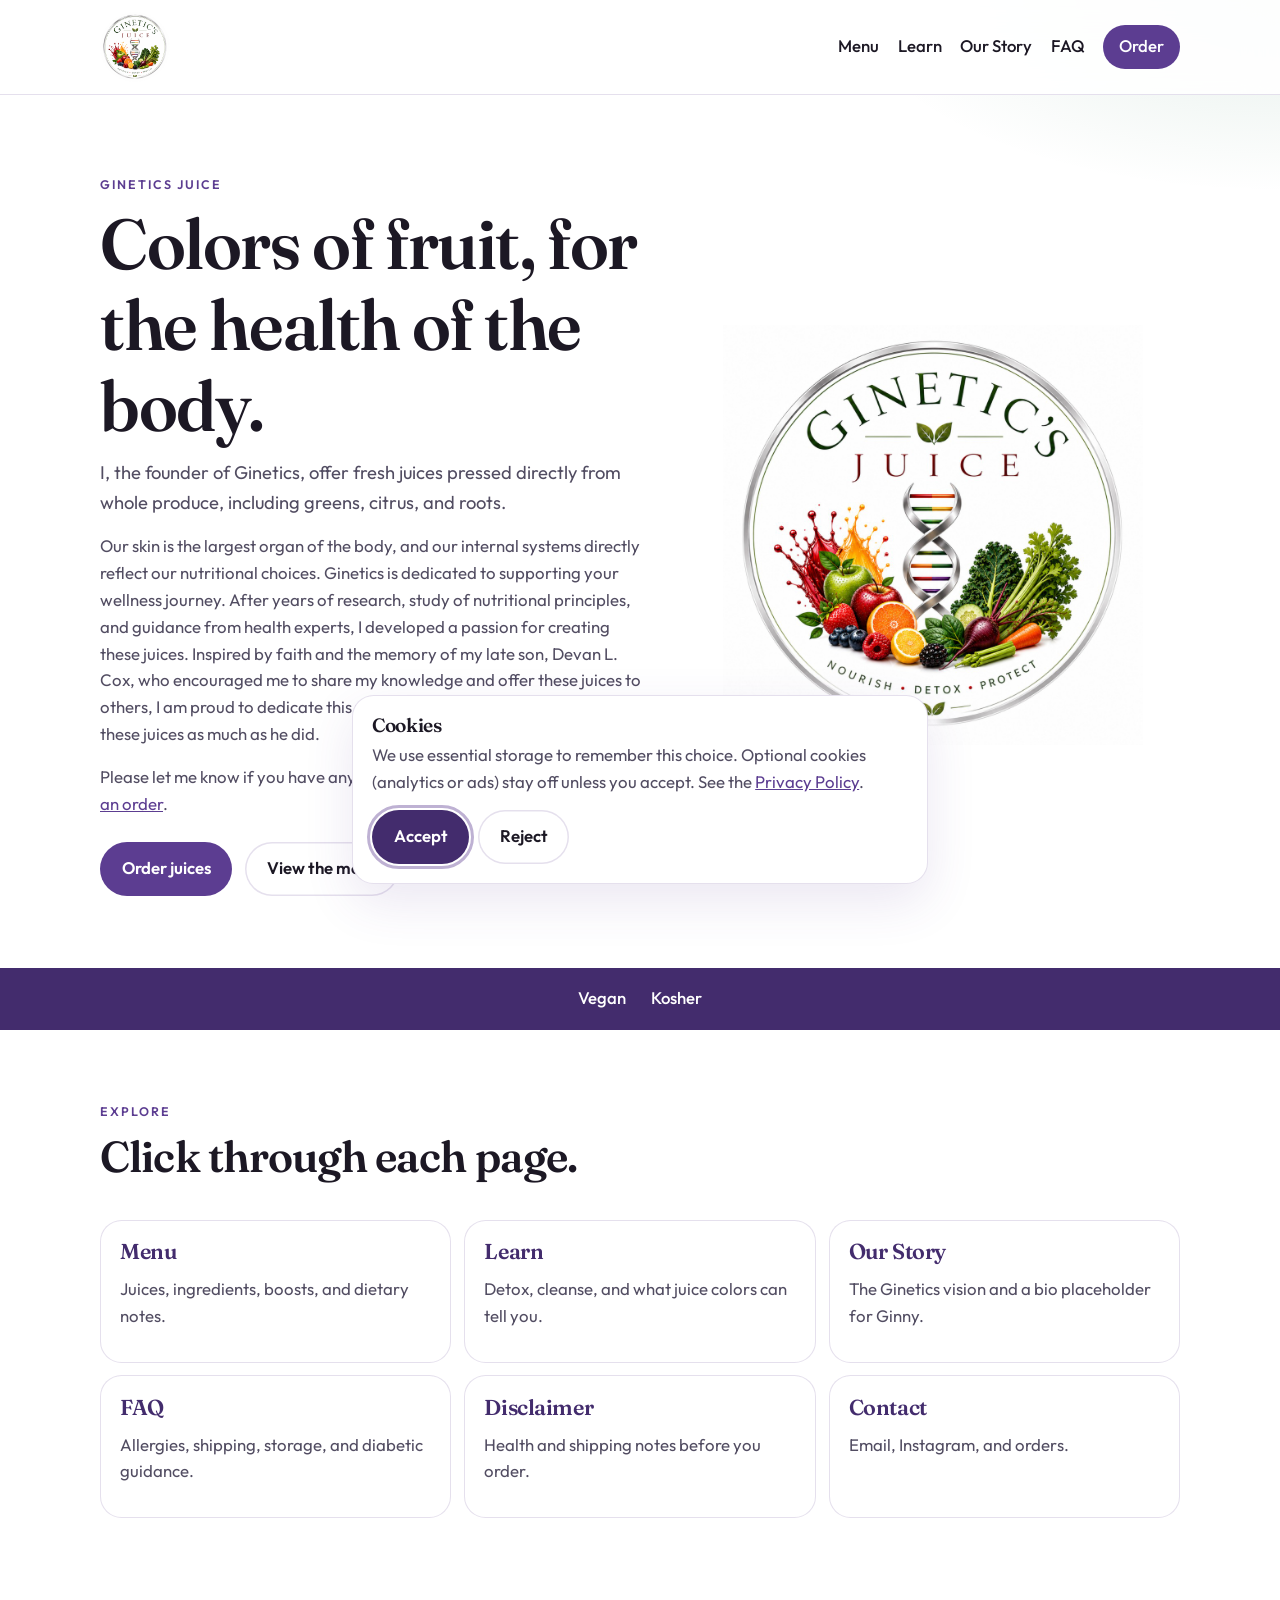
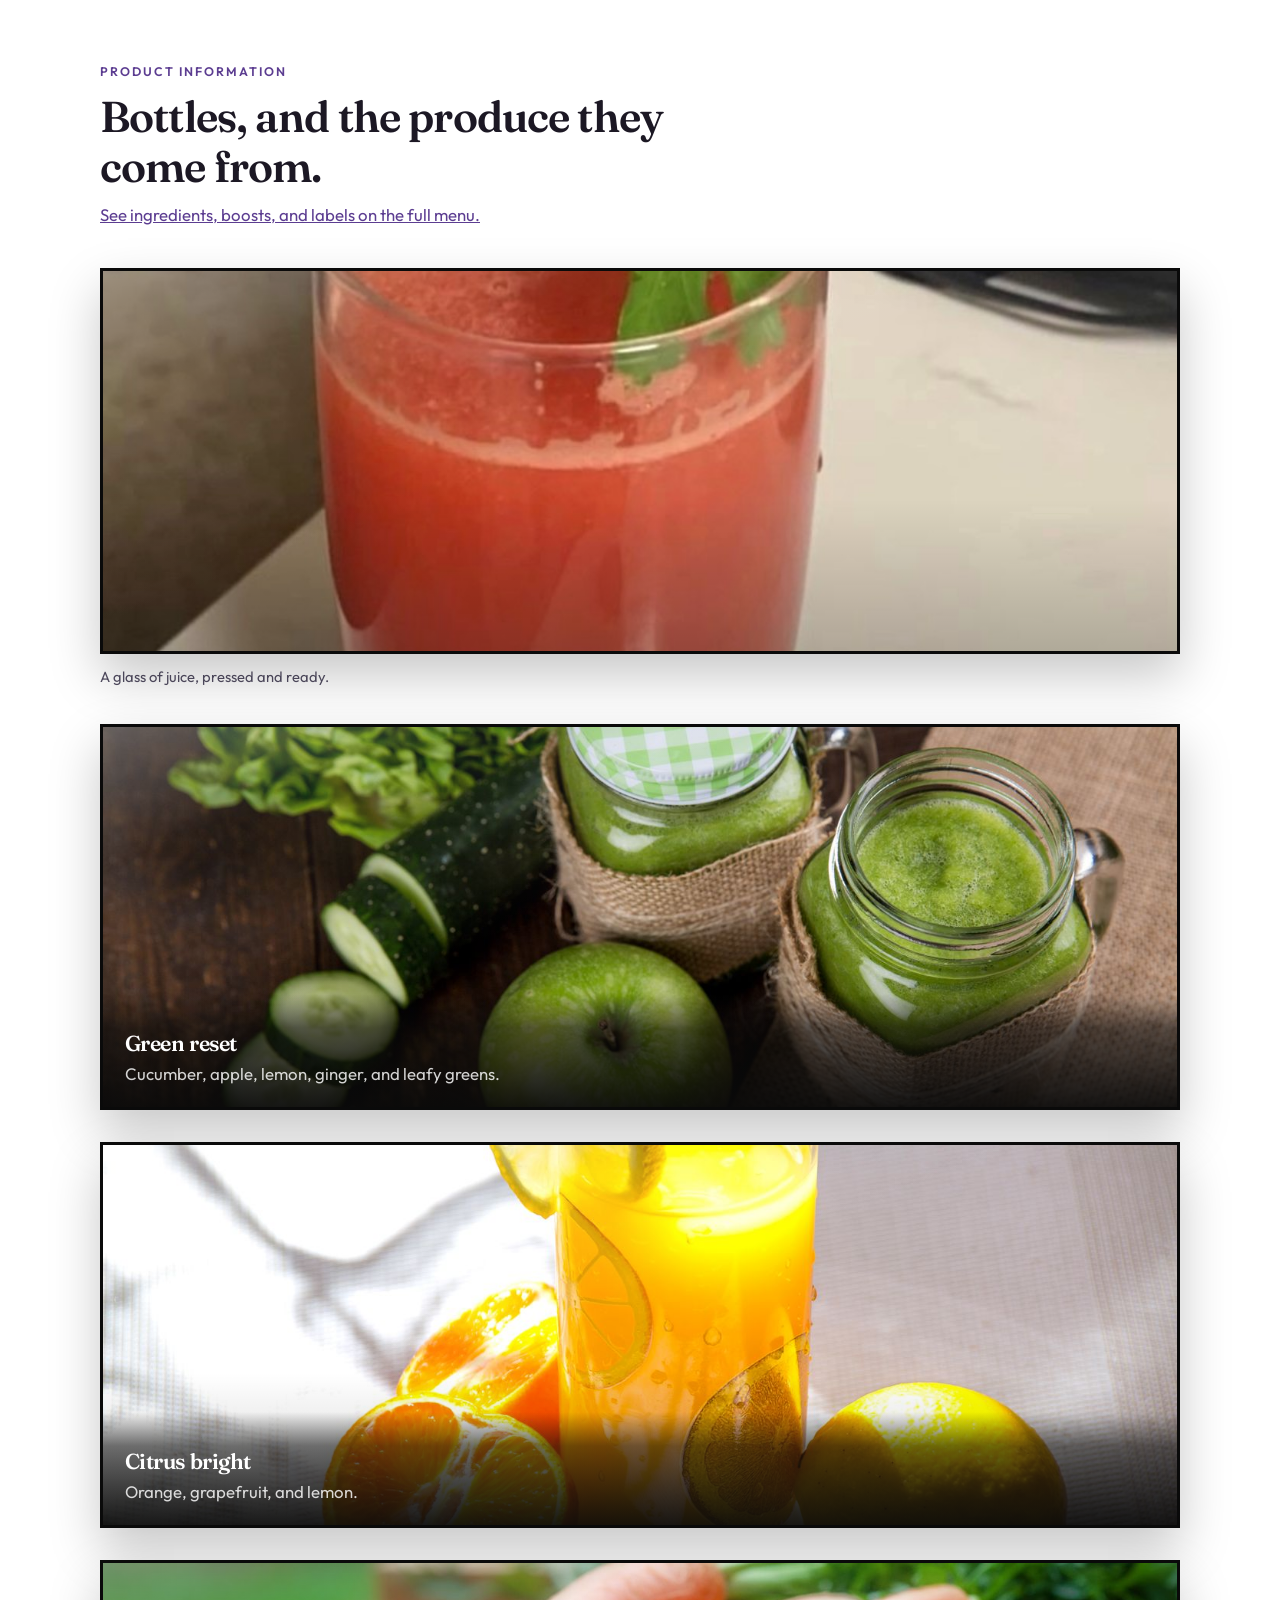
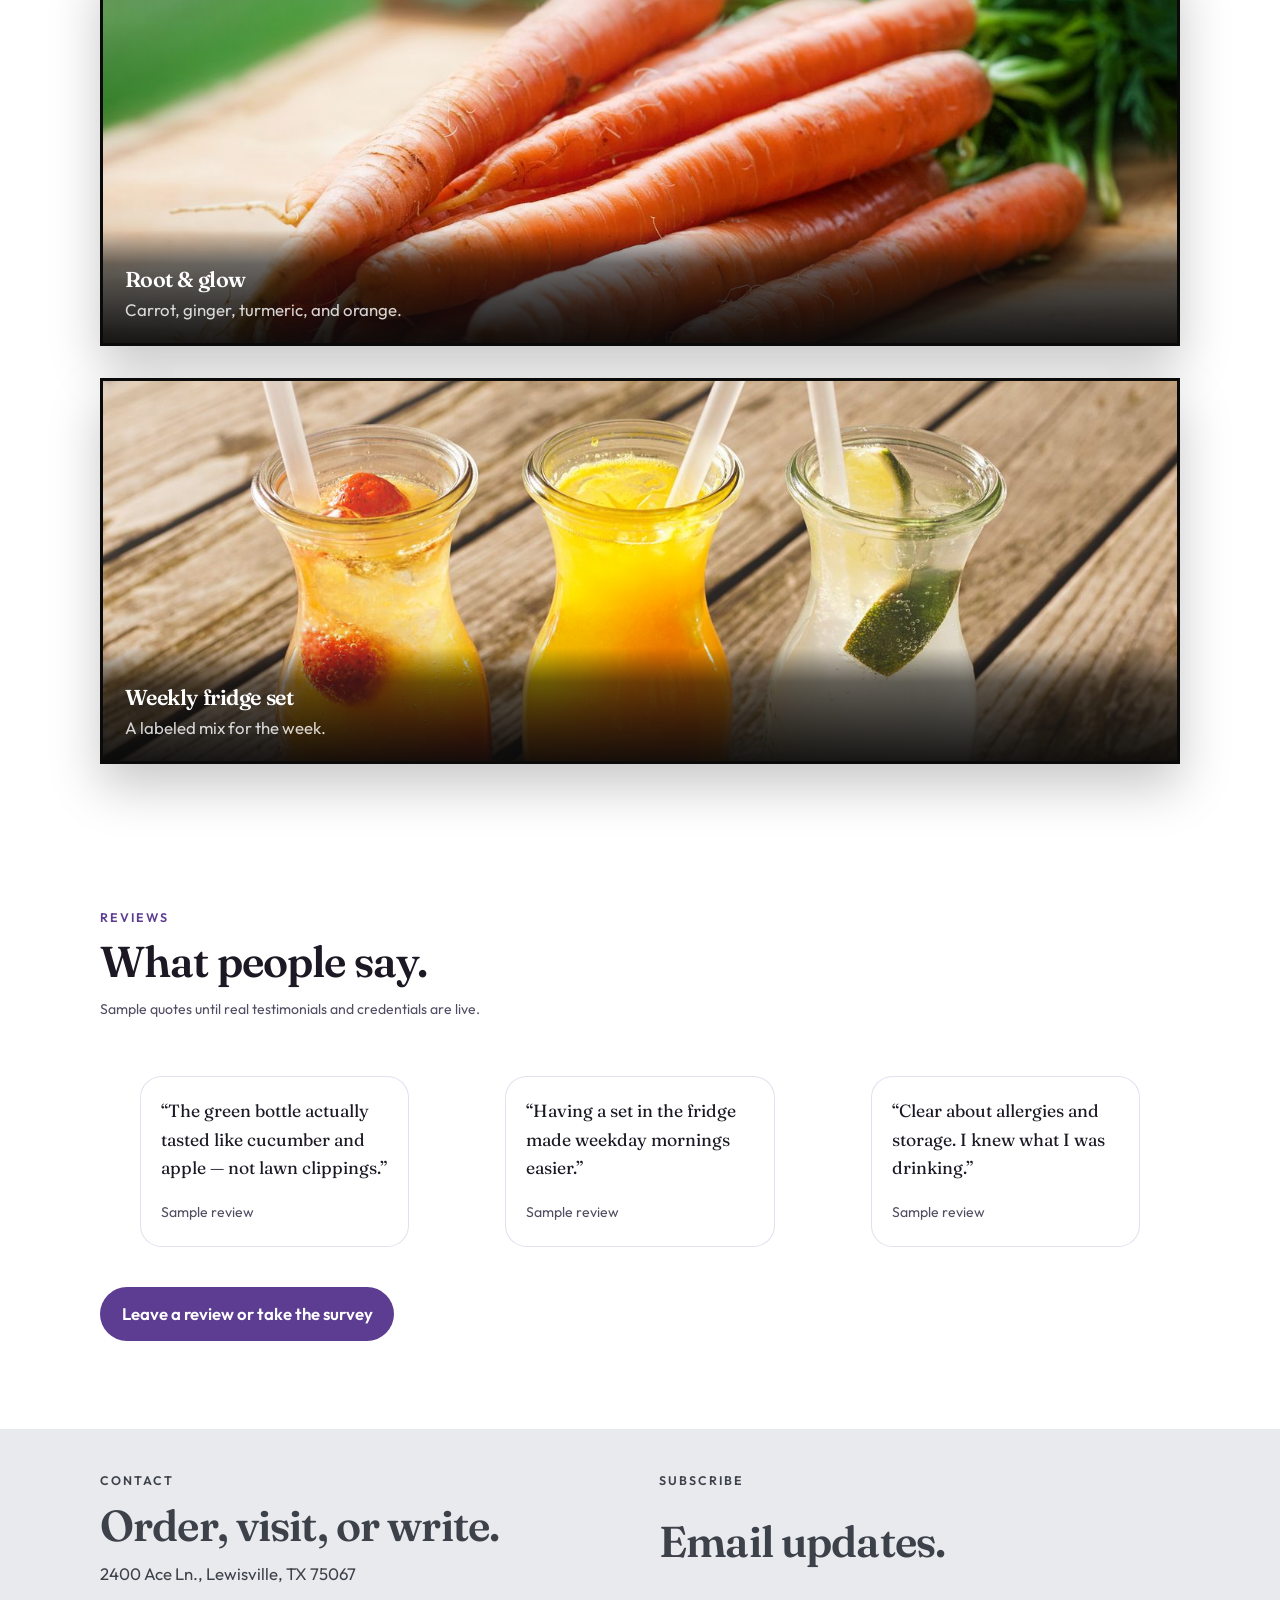
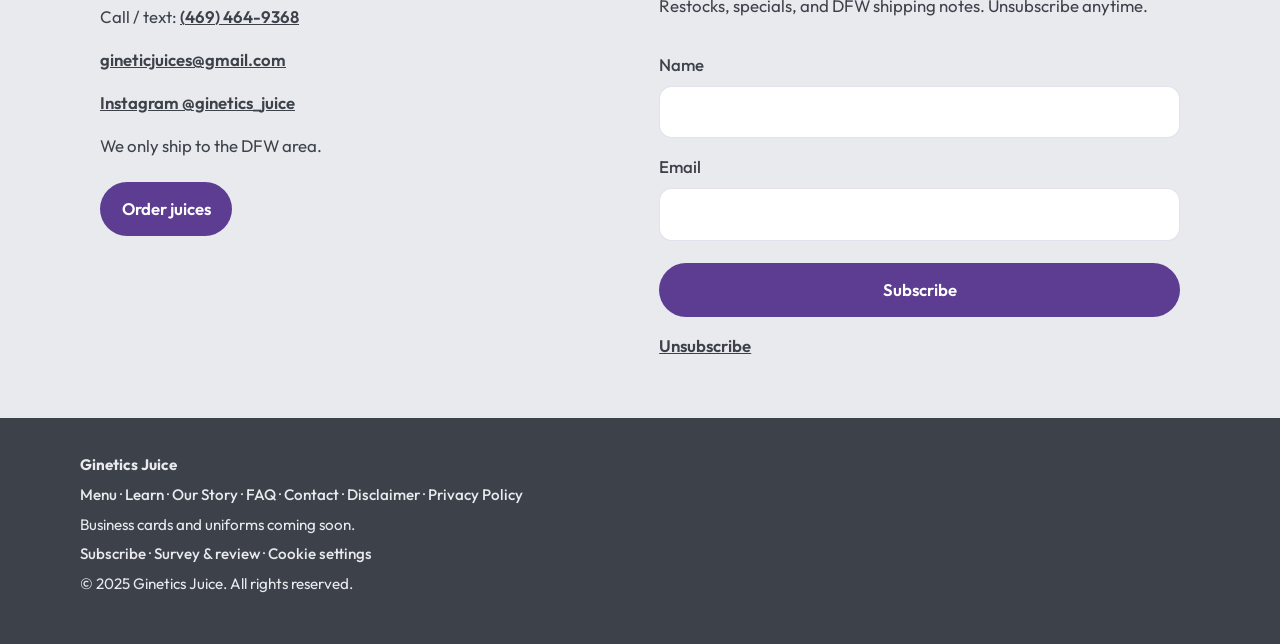
<file: index.html>
<!DOCTYPE html>
<html lang="en">
  <head>
    <meta charset="utf-8" />
    <meta name="viewport" content="width=device-width, initial-scale=1" />
    <title>Ginetics Juice — fresh juices from whole produce</title>
    <meta
      name="description"
      content="Ginetics Juice presses fresh, plant-based juices in Lewisville, TX. Menu, cleanses, DFW shipping, and how to order."
    />
    <link rel="icon" href="images/logo-mark.jpg" type="image/jpeg" />
    <link rel="preconnect" href="https://fonts.googleapis.com" />
    <link rel="preconnect" href="https://fonts.gstatic.com" crossorigin />
    <link
      href="https://fonts.googleapis.com/css2?family=Fraunces:opsz,wght@9..144,500;9..144,600;9..144,700&family=Outfit:wght@400;500;600&display=swap"
      rel="stylesheet"
    />
    <link rel="stylesheet" href="styles.css" />
  </head>
  <body>
    <a class="skip-link" href="#main">Skip to content</a>
    <header class="site-header">
      <div class="header-inner">
        <a class="logo" href="index.html" aria-label="Ginetics Juice home">
          <img class="logo-mark" src="images/logo-mark.jpg" alt="Ginetics Juice" width="1024" height="1024" />
        </a>
        <button class="nav-toggle" type="button" aria-expanded="false" aria-controls="site-nav" aria-label="Open menu">
          <span></span><span></span>
        </button>
        <nav id="site-nav" class="site-nav" aria-label="Primary">
          <a href="menu.html">Menu</a>
          <a href="learn.html">Learn</a>
          <a href="about.html">Our Story</a>
          <a href="faq.html">FAQ</a>
          <a class="nav-cta" href="order.html">Order</a>
        </nav>
      </div>
    </header>

    <main id="main">
      <section class="hero" id="top">
        <div class="hero-copy">
          <p class="eyebrow">Ginetics Juice</p>
          <h1>Colors of fruit, for the health of the body.</h1>
          <p class="lede">
            I, the founder of Ginetics, offer fresh juices pressed directly from
            whole produce, including greens, citrus, and roots.
          </p>
          <p>
            Our skin is the largest organ of the body, and our internal systems
            directly reflect our nutritional choices. Ginetics is dedicated to
            supporting your wellness journey. After years of research, study of
            nutritional principles, and guidance from health experts, I developed
            a passion for creating these juices. Inspired by faith and the memory
            of my late son, Devan L. Cox, who encouraged me to share my knowledge
            and offer these juices to others, I am proud to dedicate this work in
            his honor. I hope you enjoy these juices as much as he did.
          </p>
          <p>
            Please let me know if you have any questions or if you would like to
            <a href="order.html">place an order</a>.
          </p>
          <div class="hero-actions">
            <a class="btn btn-primary" href="order.html">Order juices</a>
            <a class="btn btn-ghost" href="menu.html">View the menu</a>
          </div>
        </div>
        <figure class="hero-frame hero-logo">
          <img src="images/logo-mark.jpg" alt="Ginetics Juice" width="1024" height="1024" />
        </figure>
      </section>

      <section class="strip" aria-label="Juice styles">
        <ul class="strip-list">
          <li>Vegan</li>
          <li>Kosher</li>
        </ul>
      </section>

      <section class="section">
        <div class="section-intro">
          <p class="eyebrow">Explore</p>
          <h2>Click through each page.</h2>
        </div>
        <div class="page-links">
          <a class="page-link" href="menu.html">
            <h3>Menu</h3>
            <p>Juices, ingredients, boosts, and dietary notes.</p>
          </a>
          <a class="page-link" href="learn.html">
            <h3>Learn</h3>
            <p>Detox, cleanse, and what juice colors can tell you.</p>
          </a>
          <a class="page-link" href="about.html">
            <h3>Our Story</h3>
            <p>The Ginetics vision and a bio placeholder for Ginny.</p>
          </a>
          <a class="page-link" href="faq.html">
            <h3>FAQ</h3>
            <p>Allergies, shipping, storage, and diabetic guidance.</p>
          </a>
          <a class="page-link" href="disclaimer.html">
            <h3>Disclaimer</h3>
            <p>Health and shipping notes before you order.</p>
          </a>
          <a class="page-link" href="order.html">
            <h3>Contact</h3>
            <p>Email, Instagram, and orders.</p>
          </a>
        </div>
      </section>

      <section class="section" id="menu">
        <div class="section-intro">
          <p class="eyebrow">Product information</p>
          <h2>Bottles, and the produce they come from.</h2>
          <p><a href="menu.html">See ingredients, boosts, and labels on the full menu.</a></p>
        </div>
        <figure class="produce-feature">
          <div class="photo-frame">
            <img src="images/market.jpg" alt="A tall glass of freshly pressed pink juice with parsley" width="1024" height="993" />
          </div>
          <figcaption>A glass of juice, pressed and ready.</figcaption>
        </figure>
        <div class="magazine-stack">
          <article class="magazine-banner">
            <div class="photo-frame">
              <img src="images/greens.jpg" alt="Green juice in mason jars with apple, cucumber, and lettuce" width="1400" height="933" />
              <div class="magazine-caption">
                <h3>Green reset</h3>
                <p>Cucumber, apple, lemon, ginger, and leafy greens.</p>
              </div>
            </div>
          </article>
          <article class="magazine-banner">
            <div class="photo-frame">
              <img src="images/citrus.jpg" alt="Citrus juice with a halved orange and a whole lemon" width="1400" height="2100" />
              <div class="magazine-caption">
                <h3>Citrus bright</h3>
                <p>Orange, grapefruit, and lemon.</p>
              </div>
            </div>
          </article>
          <article class="magazine-banner">
            <div class="photo-frame">
              <img src="images/produce.jpg" alt="A bunch of fresh carrots with their greens still on" width="1400" height="933" />
              <div class="magazine-caption">
                <h3>Root &amp; glow</h3>
                <p>Carrot, ginger, turmeric, and orange.</p>
              </div>
            </div>
          </article>
          <article class="magazine-banner">
            <div class="photo-frame">
              <img src="images/trio.jpg" alt="Three carafes of juice with fruit still in the glasses" width="1400" height="933" />
              <div class="magazine-caption">
                <h3>Weekly fridge set</h3>
                <p>A labeled mix for the week.</p>
              </div>
            </div>
          </article>
        </div>
      </section>

      <section class="section">
        <div class="section-intro">
          <p class="eyebrow">Reviews</p>
          <h2>What people say.</h2>
          <p class="sample-note">Sample quotes until real testimonials and credentials are live.</p>
        </div>
        <div class="quotes">
          <blockquote class="quote-card">
            <p>“The green bottle actually tasted like cucumber and apple — not lawn clippings.”</p>
            <cite>Sample review</cite>
          </blockquote>
          <blockquote class="quote-card">
            <p>“Having a set in the fridge made weekday mornings easier.”</p>
            <cite>Sample review</cite>
          </blockquote>
          <blockquote class="quote-card">
            <p>“Clear about allergies and storage. I knew what I was drinking.”</p>
            <cite>Sample review</cite>
          </blockquote>
        </div>
        <p class="hero-actions">
          <a class="btn btn-primary" href="order.html#survey-form">Leave a review or take the survey</a>
        </p>
      </section>
    </main>

    <section class="contact-band">
      <div class="contact-band-inner contact-band-split">
        <div>
          <p class="eyebrow">Contact</p>
          <h2>Order, visit, or write.</h2>
          <p>2400 Ace Ln., Lewisville, TX 75067</p>
          <p>Call / text: <a href="tel:+14694649368">(469) 464-9368</a></p>
          <p><a href="mailto:gineticjuices@gmail.com">gineticjuices@gmail.com</a></p>
          <p>
            <a href="https://www.instagram.com/ginetics_juice/" rel="noopener noreferrer">Instagram @ginetics_juice</a>
          </p>
          <p>We only ship to the DFW area.</p>
          <p><a class="btn btn-primary" href="order.html">Order juices</a></p>
        </div>
        <form class="contact-form" id="subscribe-mail-form" novalidate>
          <p class="eyebrow" id="subscribe-form">Subscribe</p>
          <h2>Email updates.</h2>
          <p>Restocks, specials, and DFW shipping notes. Unsubscribe anytime.</p>
          <label>Name <input type="text" name="name" autocomplete="name" required /></label>
          <label>Email <input type="email" name="email" autocomplete="email" required /></label>
          <p class="form-status" hidden></p>
          <button class="btn btn-primary" type="submit">Subscribe</button>
          <p><a href="order.html#unsubscribe-form">Unsubscribe</a></p>
        </form>
      </div>
    </section>

    <footer class="site-footer">
      <div class="footer-inner">
        <p><strong>Ginetics Juice</strong></p>
        <p>
          <a href="menu.html">Menu</a> ·
          <a href="learn.html">Learn</a> ·
          <a href="about.html">Our Story</a> ·
          <a href="faq.html">FAQ</a> ·
          <a href="order.html">Contact</a> ·
          <a href="disclaimer.html">Disclaimer</a> ·
          <a href="privacy.html">Privacy Policy</a>
        </p>
        <p>Business cards and uniforms coming soon.</p>
        <p>© 2025 Ginetics Juice. All rights reserved.</p>
      </div>
    </footer>
    <script src="script.js"></script>
  </body>
</html>
</file>
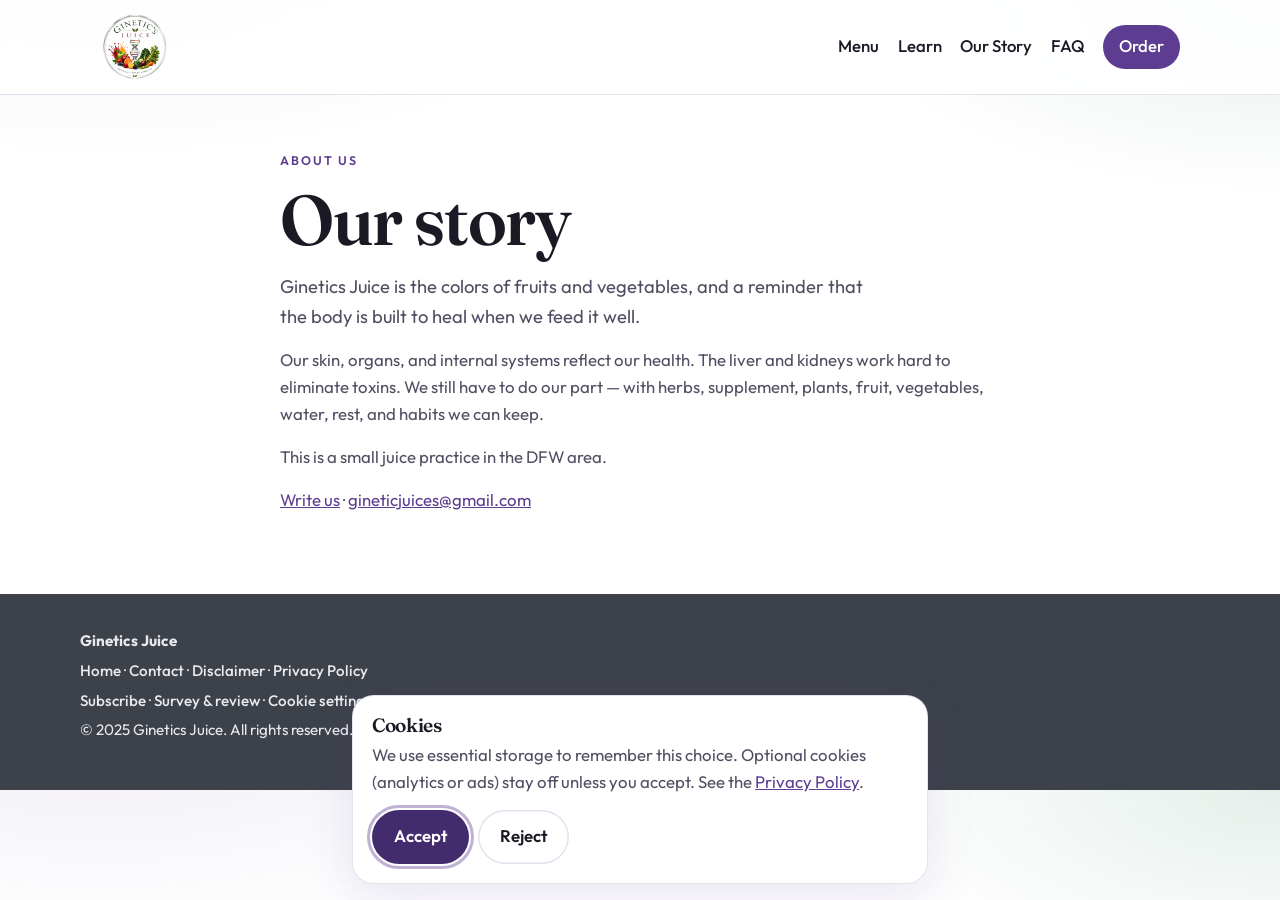
<file: about.html>
<!DOCTYPE html>
<html lang="en">
  <head>
    <meta charset="utf-8" />
    <meta name="viewport" content="width=device-width, initial-scale=1" />
    <title>Our Story — Ginetics Juice</title>
    <meta name="description" content="The Ginetics Juice story: plant colors, body health, and a small juice practice in the DFW area." />
    <link rel="icon" href="images/logo-mark.jpg" type="image/jpeg" />
    <link rel="preconnect" href="https://fonts.googleapis.com" />
    <link rel="preconnect" href="https://fonts.gstatic.com" crossorigin />
    <link href="https://fonts.googleapis.com/css2?family=Fraunces:opsz,wght@9..144,500;9..144,600;9..144,700&family=Outfit:wght@400;500;600&display=swap" rel="stylesheet" />
    <link rel="stylesheet" href="styles.css" />
  </head>
  <body>
    <a class="skip-link" href="#main">Skip to content</a>
    <header class="site-header">
      <div class="header-inner">
        <a class="logo" href="index.html" aria-label="Ginetics Juice home">
          <img class="logo-mark" src="images/logo-mark.jpg" alt="Ginetics Juice" width="1024" height="1024" />
        </a>
        <button class="nav-toggle" type="button" aria-expanded="false" aria-controls="site-nav" aria-label="Open menu"><span></span><span></span></button>
        <nav id="site-nav" class="site-nav" aria-label="Primary">
          <a href="menu.html">Menu</a>
          <a href="learn.html">Learn</a>
          <a href="about.html" aria-current="page">Our Story</a>
          <a href="faq.html">FAQ</a>
          <a class="nav-cta" href="order.html">Order</a>
        </nav>
      </div>
    </header>

    <main id="main" class="legal">
      <p class="eyebrow">About us</p>
      <h1>Our story</h1>
      <p class="lede">
        Ginetics Juice is the colors of fruits and vegetables, and a reminder
        that the body is built to heal when we feed it well.
      </p>
      <p>
        Our skin, organs, and internal systems reflect our health. The liver and
        kidneys work hard to eliminate toxins. We still have to do our part —
        with herbs, supplement, plants, fruit, vegetables, water, rest, and
        habits we can keep.
      </p>
      <p>
        This is a small juice practice in the DFW area.
      </p>
      <p><a href="order.html">Write us</a> · <a href="mailto:gineticjuices@gmail.com">gineticjuices@gmail.com</a></p>
    </main>

    <footer class="site-footer">
      <div class="footer-inner">
        <p><strong>Ginetics Juice</strong></p>
        <p>
          <a href="index.html">Home</a> ·
          <a href="order.html">Contact</a> ·
          <a href="disclaimer.html">Disclaimer</a> ·
          <a href="privacy.html">Privacy Policy</a>
        </p>
        <p>© 2025 Ginetics Juice. All rights reserved.</p>
      </div>
    </footer>
    <script src="script.js"></script>
  </body>
</html>
</file>
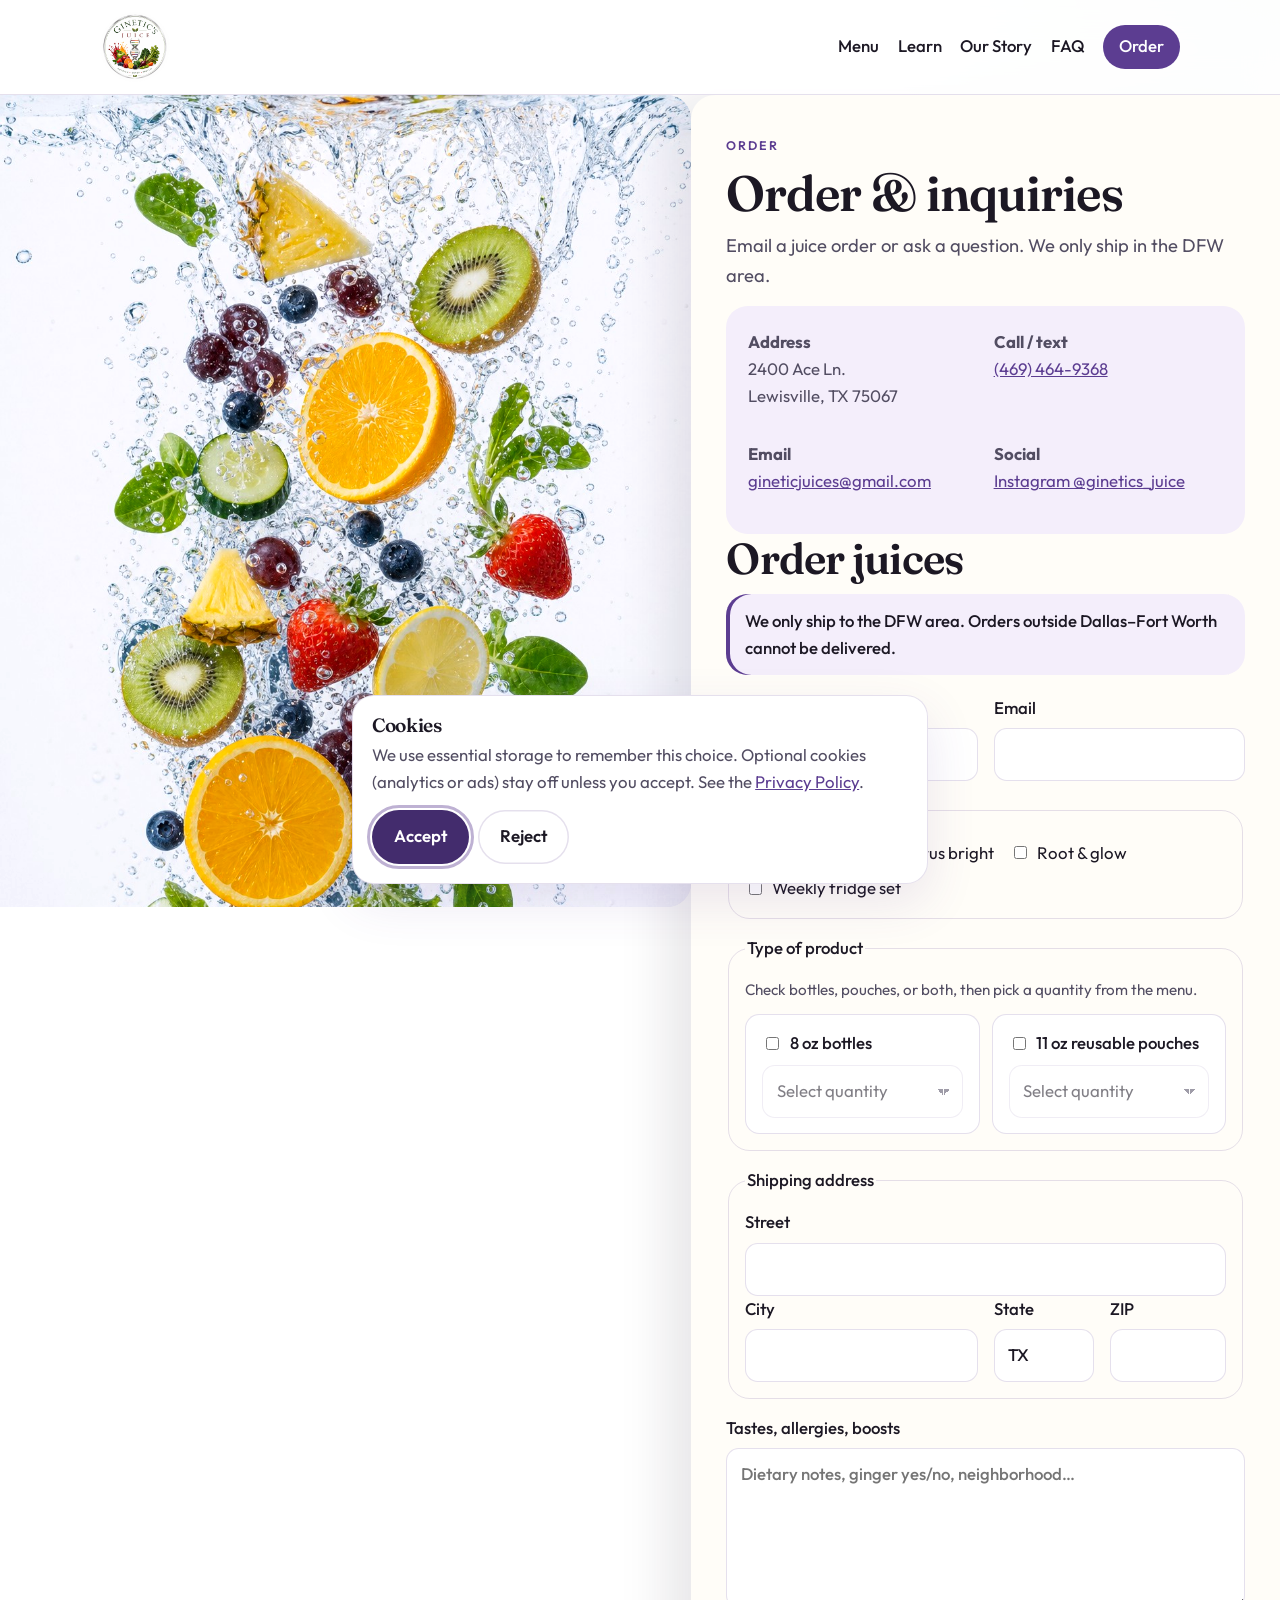
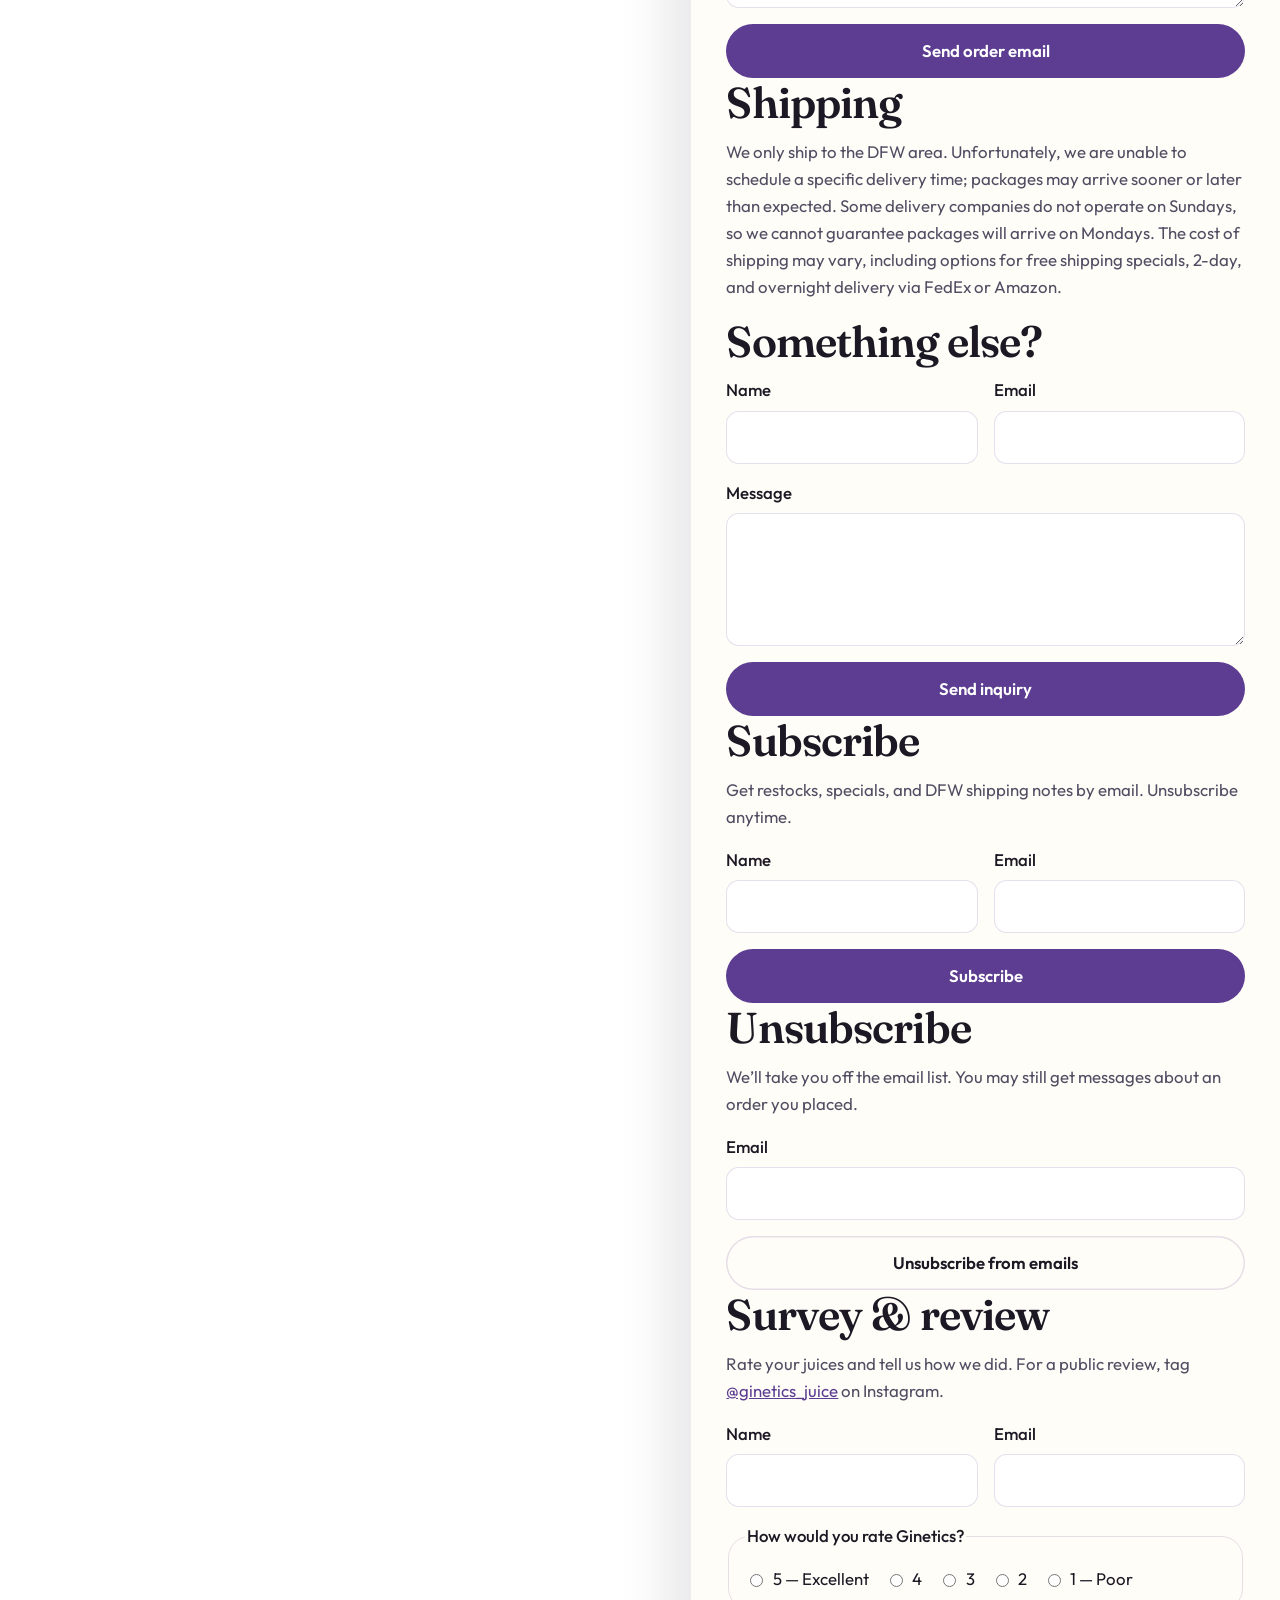
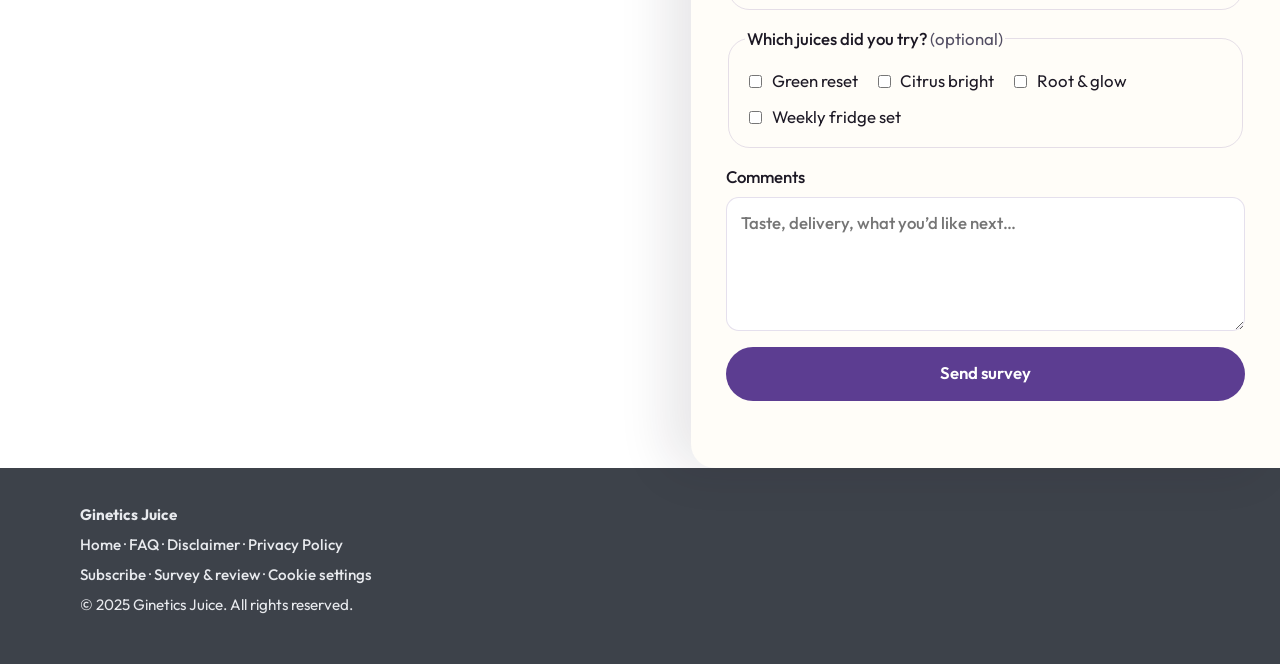
<file: contact.html>
<!DOCTYPE html>
<html lang="en">
  <head>
    <meta charset="utf-8" />
    <meta http-equiv="refresh" content="0; url=order.html" />
    <link rel="canonical" href="order.html" />
    <title>Redirecting to Order — Ginetics Juice</title>
    <script>
      location.replace("order.html" + location.hash);
    </script>
  </head>
  <body>
    <p><a href="order.html">Continue to order</a></p>
  </body>
</html>
</file>
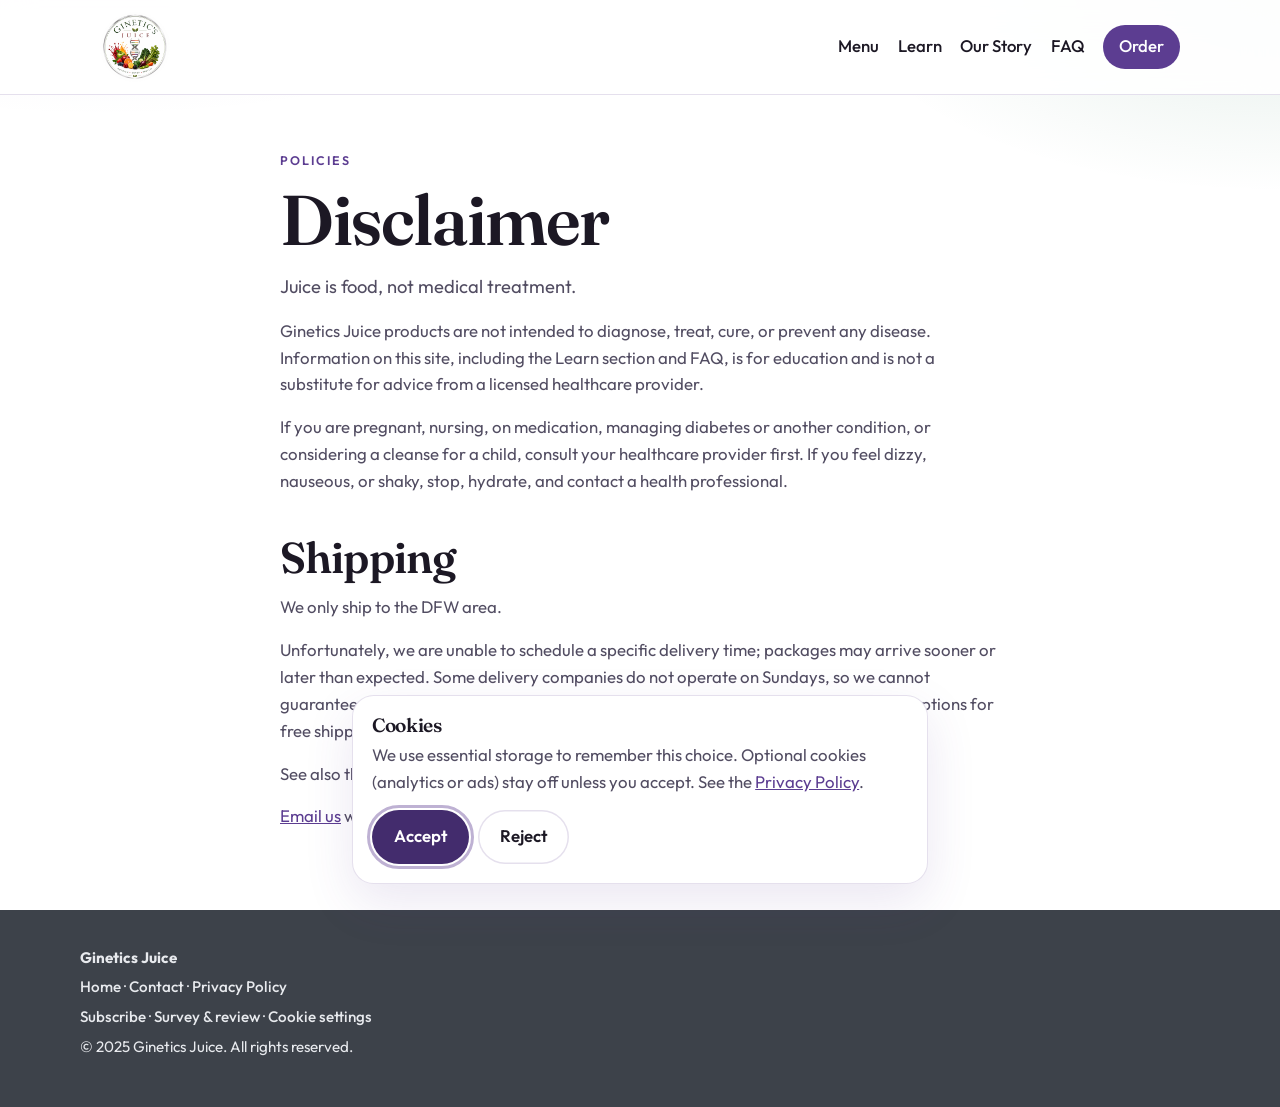
<file: disclaimer.html>
<!DOCTYPE html>
<html lang="en">
  <head>
    <meta charset="utf-8" />
    <meta name="viewport" content="width=device-width, initial-scale=1" />
    <title>Disclaimer — Ginetics Juice</title>
    <meta name="description" content="Ginetics Juice health and shipping disclaimer." />
    <link rel="icon" href="images/logo-mark.jpg" type="image/jpeg" />
    <link rel="preconnect" href="https://fonts.googleapis.com" />
    <link rel="preconnect" href="https://fonts.gstatic.com" crossorigin />
    <link href="https://fonts.googleapis.com/css2?family=Fraunces:opsz,wght@9..144,500;9..144,600;9..144,700&family=Outfit:wght@400;500;600&display=swap" rel="stylesheet" />
    <link rel="stylesheet" href="styles.css" />
  </head>
  <body>
    <a class="skip-link" href="#main">Skip to content</a>
    <header class="site-header">
      <div class="header-inner">
        <a class="logo" href="index.html" aria-label="Ginetics Juice home">
          <img class="logo-mark" src="images/logo-mark.jpg" alt="Ginetics Juice" width="1024" height="1024" />
        </a>
        <button class="nav-toggle" type="button" aria-expanded="false" aria-controls="site-nav" aria-label="Open menu"><span></span><span></span></button>
        <nav id="site-nav" class="site-nav" aria-label="Primary">
          <a href="menu.html">Menu</a>
          <a href="learn.html">Learn</a>
          <a href="about.html">Our Story</a>
          <a href="faq.html">FAQ</a>
          <a class="nav-cta" href="order.html">Order</a>
        </nav>
      </div>
    </header>

    <main id="main" class="legal">
      <p class="eyebrow">Policies</p>
      <h1>Disclaimer</h1>
      <p class="lede">Juice is food, not medical treatment.</p>
      <p>
        Ginetics Juice products are not intended to diagnose, treat, cure, or
        prevent any disease. Information on this site, including the Learn
        section and FAQ, is for education and is not a substitute for advice
        from a licensed healthcare provider.
      </p>
      <p>
        If you are pregnant, nursing, on medication, managing diabetes or
        another condition, or considering a cleanse for a child, consult your
        healthcare provider first. If you feel dizzy, nauseous, or shaky, stop,
        hydrate, and contact a health professional.
      </p>
      <h2>Shipping</h2>
      <p>We only ship to the DFW area.</p>
      <p>
        Unfortunately, we are unable to schedule a specific delivery time;
        packages may arrive sooner or later than expected. Some delivery
        companies do not operate on Sundays, so we cannot guarantee packages
        will arrive on Mondays. The cost of shipping may vary, including options
        for free shipping specials, 2-day, and overnight delivery via FedEx or
        Amazon.
      </p>
      <p>See also the <a href="privacy.html">Privacy Policy</a> and <a href="faq.html">FAQ</a>.</p>
      <p><a href="mailto:gineticjuices@gmail.com">Email us</a> with questions.</p>
    </main>

    <footer class="site-footer">
      <div class="footer-inner">
        <p><strong>Ginetics Juice</strong></p>
        <p>
          <a href="index.html">Home</a> ·
          <a href="order.html">Contact</a> ·
          <a href="privacy.html">Privacy Policy</a>
        </p>
        <p>© 2025 Ginetics Juice. All rights reserved.</p>
      </div>
    </footer>
    <script src="script.js"></script>
  </body>
</html>
</file>
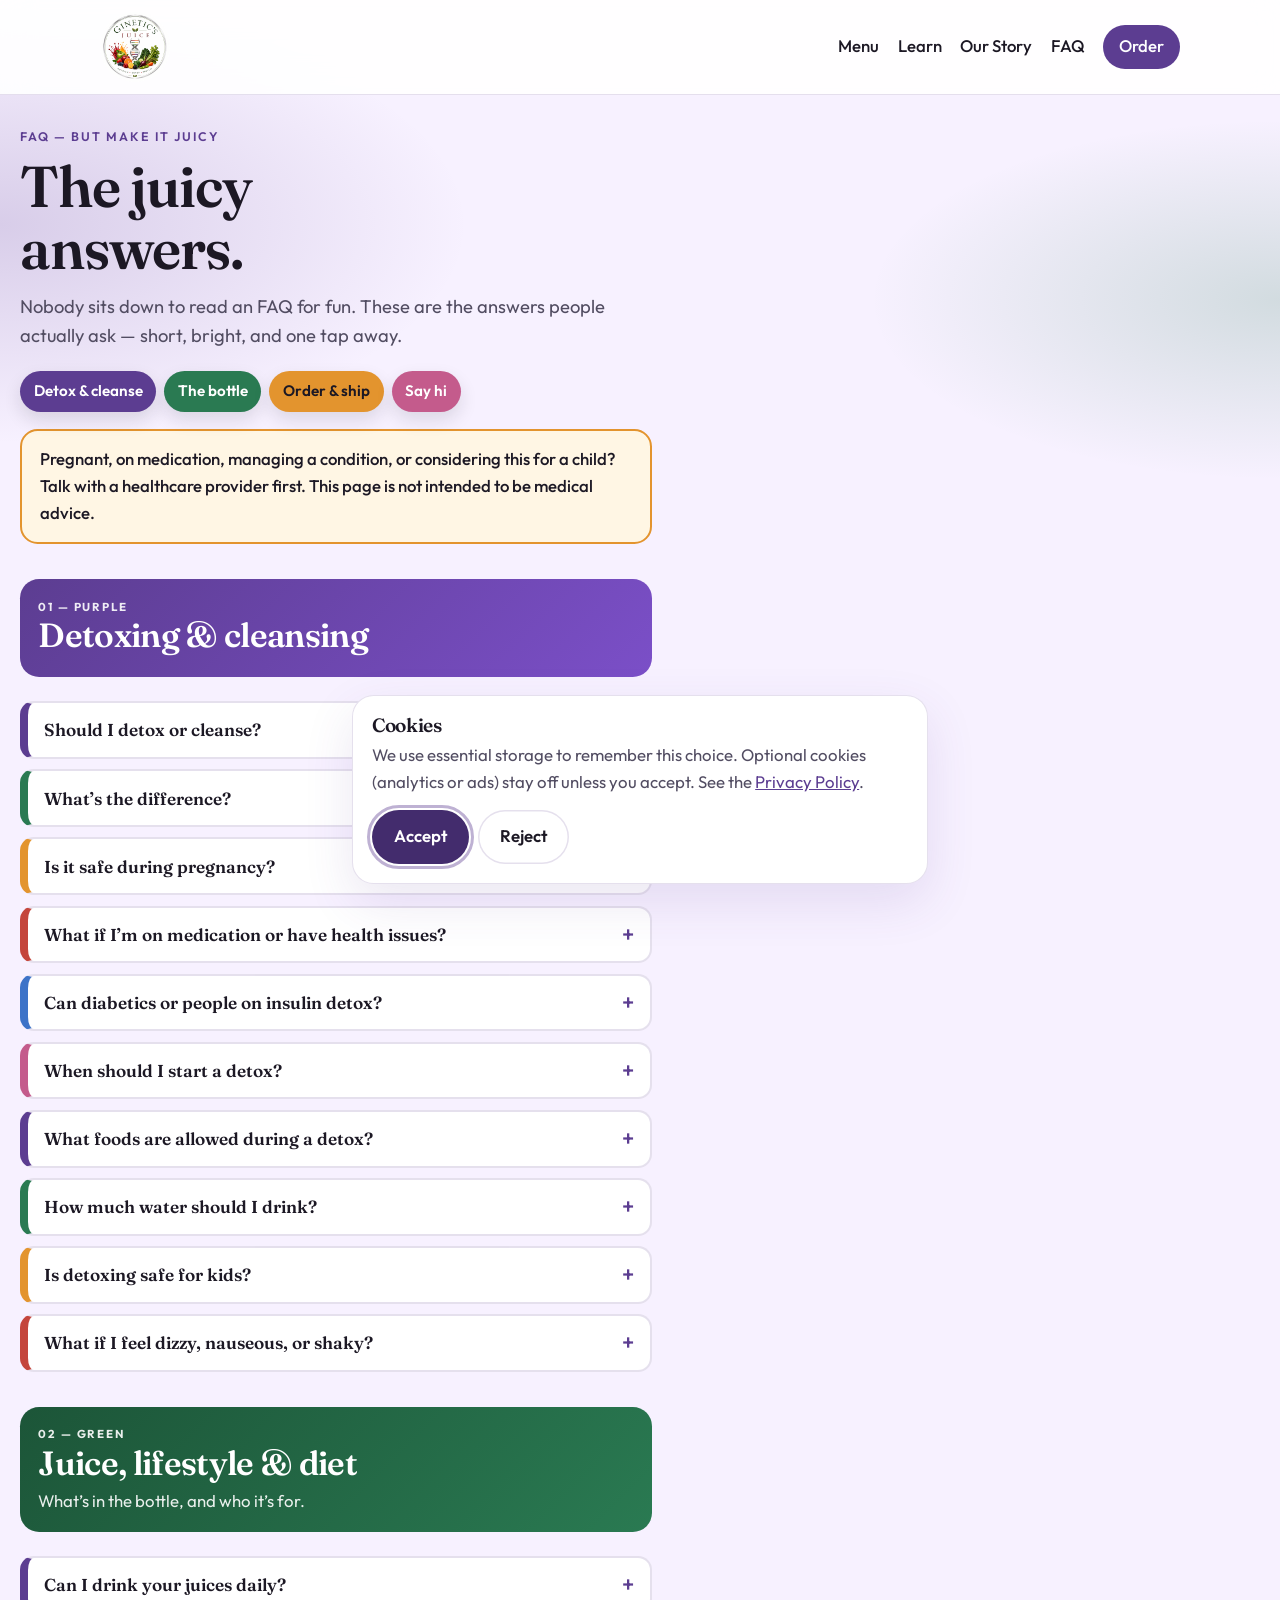
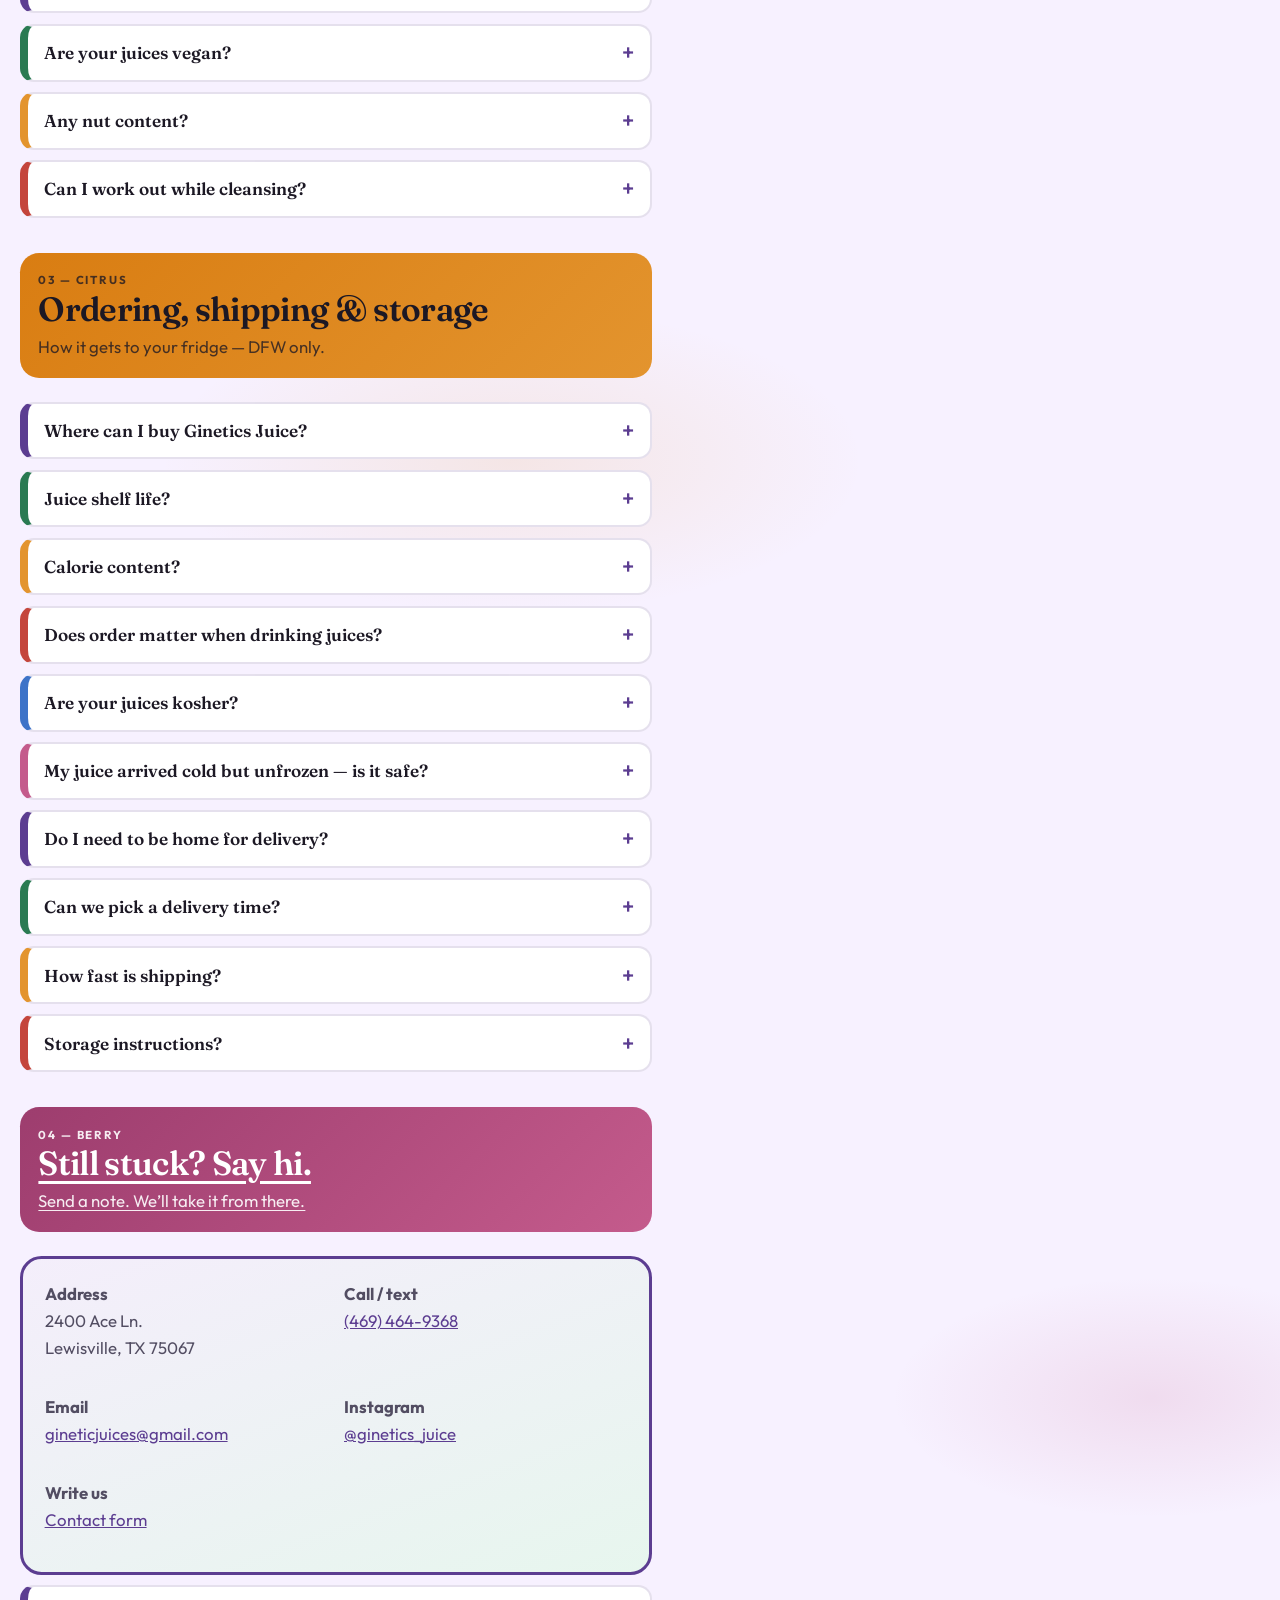
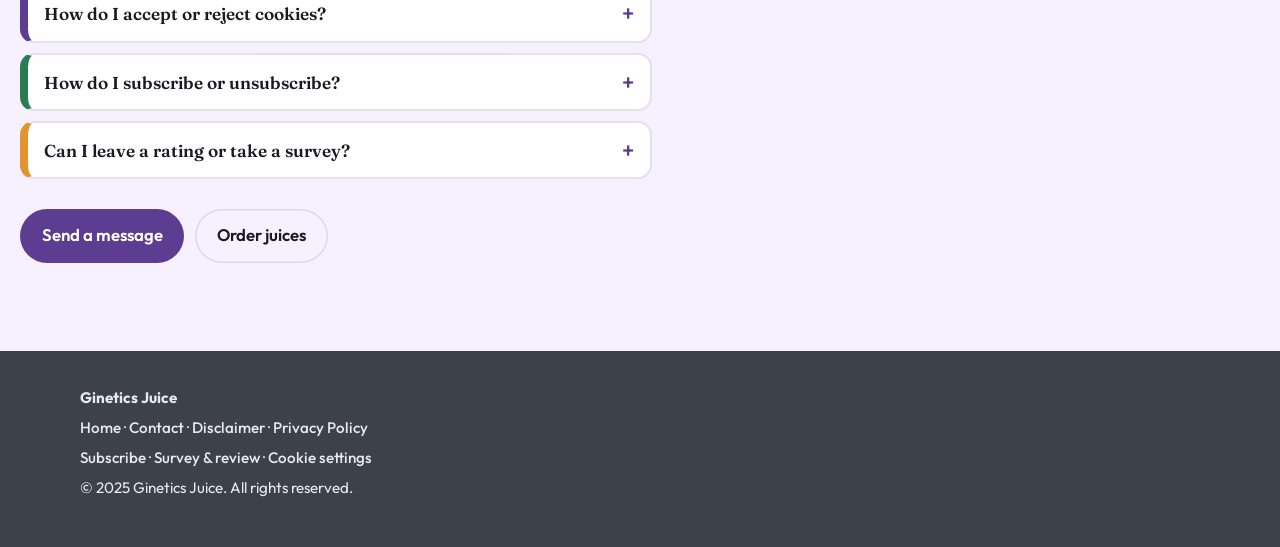
<file: faq.html>
<!DOCTYPE html>
<html lang="en">
  <head>
    <meta charset="utf-8" />
    <meta name="viewport" content="width=device-width, initial-scale=1" />
    <title>FAQ — Ginetics Juice</title>
    <meta
      name="description"
      content="Ginetics Juice FAQ: detoxing and cleansing, juice diet questions, ordering, shipping, storage, and how to get in touch."
    />
    <link rel="icon" href="images/logo-mark.jpg" type="image/jpeg" />
    <link rel="preconnect" href="https://fonts.googleapis.com" />
    <link rel="preconnect" href="https://fonts.gstatic.com" crossorigin />
    <link
      href="https://fonts.googleapis.com/css2?family=Fraunces:opsz,wght@9..144,500;9..144,600;9..144,700&family=Outfit:wght@400;500;600&display=swap"
      rel="stylesheet"
    />
    <link rel="stylesheet" href="styles.css" />
  </head>
  <body class="faq-body">
    <a class="skip-link" href="#main">Skip to content</a>

    <header class="site-header">
      <div class="header-inner">
        <a class="logo" href="index.html" aria-label="Ginetics Juice home">
          <img class="logo-mark" src="images/logo-mark.jpg" alt="Ginetics Juice" width="1024" height="1024" />
        </a>
        <button
          class="nav-toggle"
          type="button"
          aria-expanded="false"
          aria-controls="site-nav"
          aria-label="Open menu"
        >
          <span></span>
          <span></span>
        </button>
        <nav id="site-nav" class="site-nav" aria-label="Primary">
          <a href="menu.html">Menu</a>
          <a href="learn.html">Learn</a>
          <a href="about.html">Our Story</a>
          <a href="faq.html" aria-current="page">FAQ</a>
          <a class="nav-cta" href="order.html">Order</a>
        </nav>
      </div>
    </header>

    <main id="main" class="faq-page">
      <div class="faq-hero">
        <p class="eyebrow">FAQ — but make it juicy</p>
        <h1>The juicy<br />answers.</h1>
        <p class="lede">
          Nobody sits down to read an FAQ for fun. These are the answers people
          actually ask — short, bright, and one tap away.
        </p>
        <nav class="faq-jump" aria-label="Jump to a topic">
          <a class="faq-chip faq-chip-purple" href="#faq-detox">Detox &amp; cleanse</a>
          <a class="faq-chip faq-chip-green" href="#faq-juice">The bottle</a>
          <a class="faq-chip faq-chip-citrus" href="#faq-order">Order &amp; ship</a>
          <a class="faq-chip faq-chip-pink" href="#faq-contact">Say hi</a>
        </nav>
        <p class="faq-caution">
          Pregnant, on medication, managing a condition, or considering this for
          a child? Talk with a healthcare provider first. This page is not intended to be medical
          advice.
        </p>
      </div>

      <section class="faq-group" aria-labelledby="faq-detox">
        <div class="faq-section-head faq-section-head-purple">
          <p class="faq-kicker">01 — Purple</p>
          <h2 id="faq-detox">Detoxing &amp; cleansing</h2>
        </div>

        <details class="faq-card">
          <summary><span>Should I detox or cleanse?</span></summary>
          <p>Detoxing removes toxins; cleansing resets your diet. Choose based on your health goals — and consult a healthcare provider.</p>
        </details>
        <details class="faq-card">
          <summary><span>What’s the difference?</span></summary>
          <p><strong>Detoxing:</strong> Eliminates harmful substances (for example alcohol and pollutants).</p>
          <p><strong>Cleansing:</strong> Improves digestion and energy through specific diets or juice plans.</p>
        </details>
        <details class="faq-card">
          <summary><span>Is it safe during pregnancy?</span></summary>
          <p>Not without medical supervision. Prioritize a nutrient-rich diet.</p>
        </details>
        <details class="faq-card">
          <summary><span>What if I’m on medication or have health issues?</span></summary>
          <p>Always consult your healthcare provider first.</p>
        </details>
        <details class="faq-card">
          <summary><span>Can diabetics or people on insulin detox?</span></summary>
          <p>Only under a doctor’s guidance to maintain safe blood sugar levels.</p>
        </details>
        <details class="faq-card">
          <summary><span>When should I start a detox?</span></summary>
          <p>Mornings are ideal — but consistency matters most.</p>
        </details>
        <details class="faq-card">
          <summary><span>What foods are allowed during a detox?</span></summary>
          <p>Fruits, vegetables, lean proteins, and seeds. Avoid processed items, caffeine, alcohol, and added sugars.</p>
        </details>
        <details class="faq-card">
          <summary><span>How much water should I drink?</span></summary>
          <p>64–80 oz (8–10 glasses) per day.</p>
        </details>
        <details class="faq-card">
          <summary><span>Is detoxing safe for kids?</span></summary>
          <p>Only under professional supervision.</p>
        </details>
        <details class="faq-card">
          <summary><span>What if I feel dizzy, nauseous, or shaky?</span></summary>
          <p>Stop immediately, hydrate, and contact a health professional.</p>
        </details>
      </section>

      <section class="faq-group" aria-labelledby="faq-juice">
        <div class="faq-section-head faq-section-head-green">
          <p class="faq-kicker">02 — Green</p>
          <h2 id="faq-juice">Juice, lifestyle &amp; diet</h2>
          <p>What’s in the bottle, and who it’s for.</p>
        </div>

        <details class="faq-card">
          <summary><span>Can I drink your juices daily?</span></summary>
          <p>Yes, in moderation as part of a balanced diet.</p>
        </details>
        <details class="faq-card">
          <summary><span>Are your juices vegan?</span></summary>
          <p>100% plant-based and vegan-friendly.</p>
        </details>
        <details class="faq-card">
          <summary><span>Any nut content?</span></summary>
          <p>Juices are nut-free but may be made in facilities that handle nuts. Always read labels if allergic.</p>
        </details>
        <details class="faq-card">
          <summary><span>Can I work out while cleansing?</span></summary>
          <p>Light to moderate activity is fine — avoid intense workouts if tired.</p>
        </details>
      </section>

      <section class="faq-group" aria-labelledby="faq-order">
        <div class="faq-section-head faq-section-head-citrus">
          <p class="faq-kicker">03 — Citrus</p>
          <h2 id="faq-order">Ordering, shipping &amp; storage</h2>
          <p>How it gets to your fridge — DFW only.</p>
        </div>

        <details class="faq-card">
          <summary><span>Where can I buy Ginetics Juice?</span></summary>
          <p>Order via our website, Instagram, or local retailers.</p>
        </details>
        <details class="faq-card">
          <summary><span>Juice shelf life?</span></summary>
          <p>Consume after opening within one hour. Juice can remain fresh in the refrigerator 3–5 days. Unopened pouches remain fresh when frozen for up to six months. Do not freeze glass bottles. Check the label.</p>
        </details>
        <details class="faq-card">
          <summary><span>Calorie content?</span></summary>
          <p>Varies by juice. Nutrition info is available on labels or online.</p>
        </details>
        <details class="faq-card">
          <summary><span>Does order matter when drinking juices?</span></summary>
          <p>Not required, but following our guide enhances results.</p>
        </details>
        <details class="faq-card">
          <summary><span>Are your juices kosher?</span></summary>
          <p>Yes — look for the kosher certification symbol.</p>
        </details>
        <details class="faq-card">
          <summary><span>My juice arrived cold but unfrozen — is it safe?</span></summary>
          <p>Yes. Just refrigerate and use by the expiration date.</p>
        </details>
        <details class="faq-card">
          <summary><span>Do I need to be home for delivery?</span></summary>
          <p>Ideally yes. Otherwise, ensure a secure, cool drop-off spot.</p>
        </details>
        <details class="faq-card">
          <summary><span>Can we pick a delivery time?</span></summary>
          <p>
            We only ship to the DFW area. Unfortunately, we are unable to
            schedule a specific delivery time; packages may arrive sooner or
            later than expected. Some delivery companies do not operate on
            Sundays, so we cannot guarantee packages will arrive on Mondays. The
            cost of shipping may vary, including options for free shipping
            specials, 2-day, and overnight delivery via FedEx or Amazon.
          </p>
        </details>
        <details class="faq-card">
          <summary><span>How fast is shipping?</span></summary>
          <p>3–7 business days based on location.</p>
        </details>
        <details class="faq-card">
          <summary><span>Storage instructions?</span></summary>
          <p>Keep juices sealed and refrigerated. Consume after opening within one hour. Juice can remain fresh in the refrigerator 3–5 days. Unopened pouches remain fresh when frozen for up to six months. Do not freeze glass bottles.</p>
        </details>
      </section>

      <section class="faq-group" aria-labelledby="faq-contact">
        <div class="faq-section-head faq-section-head-pink">
          <p class="faq-kicker">04 — Berry</p>
          <h2 id="faq-contact"><a href="order.html#inquiry-form">Still stuck? Say hi.</a></h2>
          <p><a href="order.html#inquiry-form">Send a note. We’ll take it from there.</a></p>
        </div>
        <address class="contact-card faq-contact">
          <p>
            <strong>Address</strong><br />
            2400 Ace Ln.<br />
            Lewisville, TX 75067
          </p>
          <p>
            <strong>Call / text</strong><br />
            <a href="tel:+14694649368">(469) 464-9368</a>
          </p>
          <p>
            <strong>Email</strong><br />
            <a href="mailto:gineticjuices@gmail.com">gineticjuices@gmail.com</a>
          </p>
          <p>
            <strong>Instagram</strong><br />
            <a href="https://www.instagram.com/ginetics_juice/" rel="noopener noreferrer">@ginetics_juice</a>
          </p>
          <p>
            <strong>Write us</strong><br />
            <a href="order.html#inquiry-form">Contact form</a>
          </p>
        </address>
        <details class="faq-card">
          <summary><span>How do I accept or reject cookies?</span></summary>
          <p>The first time you visit, a banner asks you to accept or reject optional cookies. Change that later with Cookie settings in the footer. Details are in the <a href="privacy.html#cookie-choices">Privacy Policy</a>.</p>
        </details>
        <details class="faq-card">
          <summary><span>How do I subscribe or unsubscribe?</span></summary>
          <p>Use <a href="order.html#subscribe-form">Subscribe</a> on the Order page (or the box on the home page). To stop emails, use <a href="order.html#unsubscribe-form">Unsubscribe</a> or write gineticjuices@gmail.com.</p>
        </details>
        <details class="faq-card">
          <summary><span>Can I leave a rating or take a survey?</span></summary>
          <p>Yes — <a href="order.html#survey-form">rate Ginetics and send comments</a> on the Order page. You can also tag <a href="https://www.instagram.com/ginetics_juice/" rel="noopener noreferrer">@ginetics_juice</a> on Instagram. The same survey link can be included in emails.</p>
        </details>
        <p class="faq-order-cta">
          <a class="btn btn-primary" href="order.html#inquiry-form">Send a message</a>
          <a class="btn btn-ghost" href="order.html#visit-form">Order juices</a>
        </p>
      </section>
    </main>

    <footer class="site-footer">
      <div class="footer-inner">
        <p><strong>Ginetics Juice</strong></p>
        <p>
          <a href="index.html">Home</a>
          ·
          <a href="order.html">Contact</a>
          ·
          <a href="disclaimer.html">Disclaimer</a>
          ·
          <a href="privacy.html">Privacy Policy</a>
        </p>
        <p>© 2025 Ginetics Juice. All rights reserved.</p>
      </div>
    </footer>

    <script src="script.js"></script>
  </body>
</html>
</file>
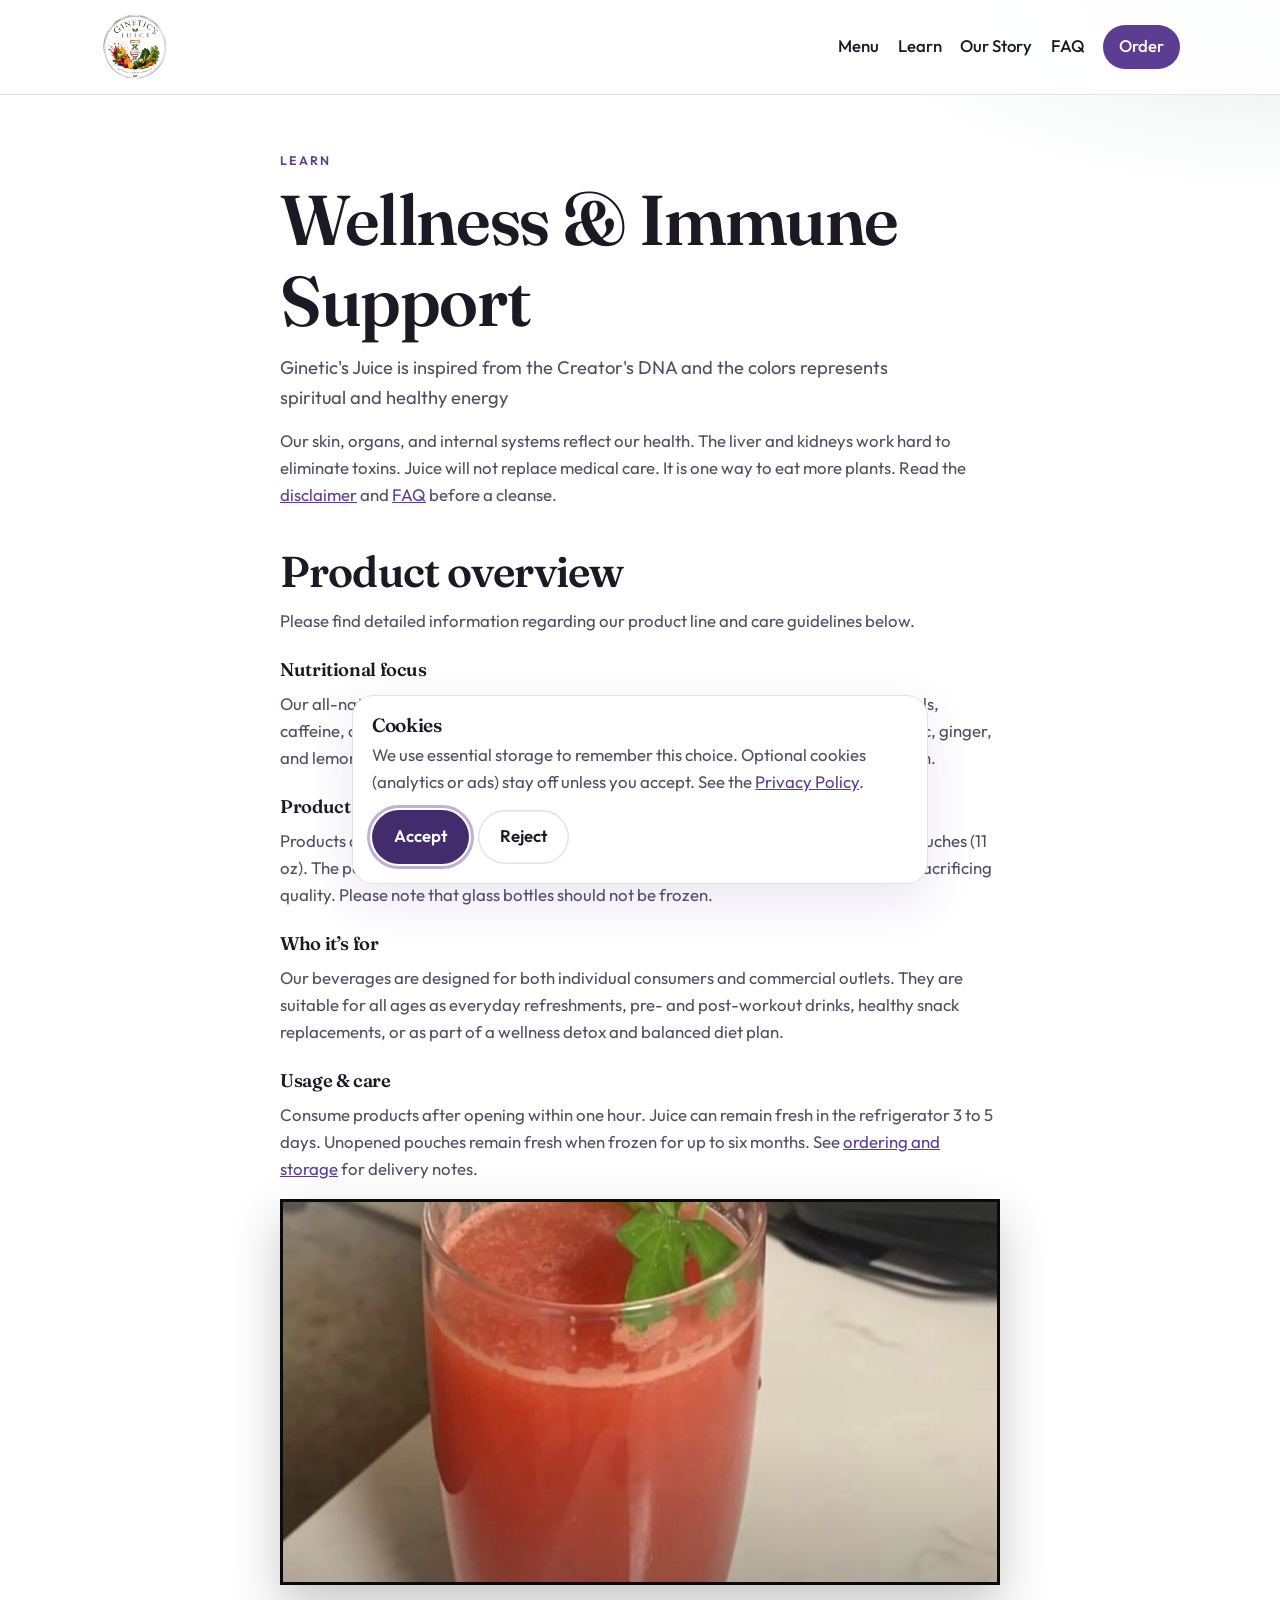
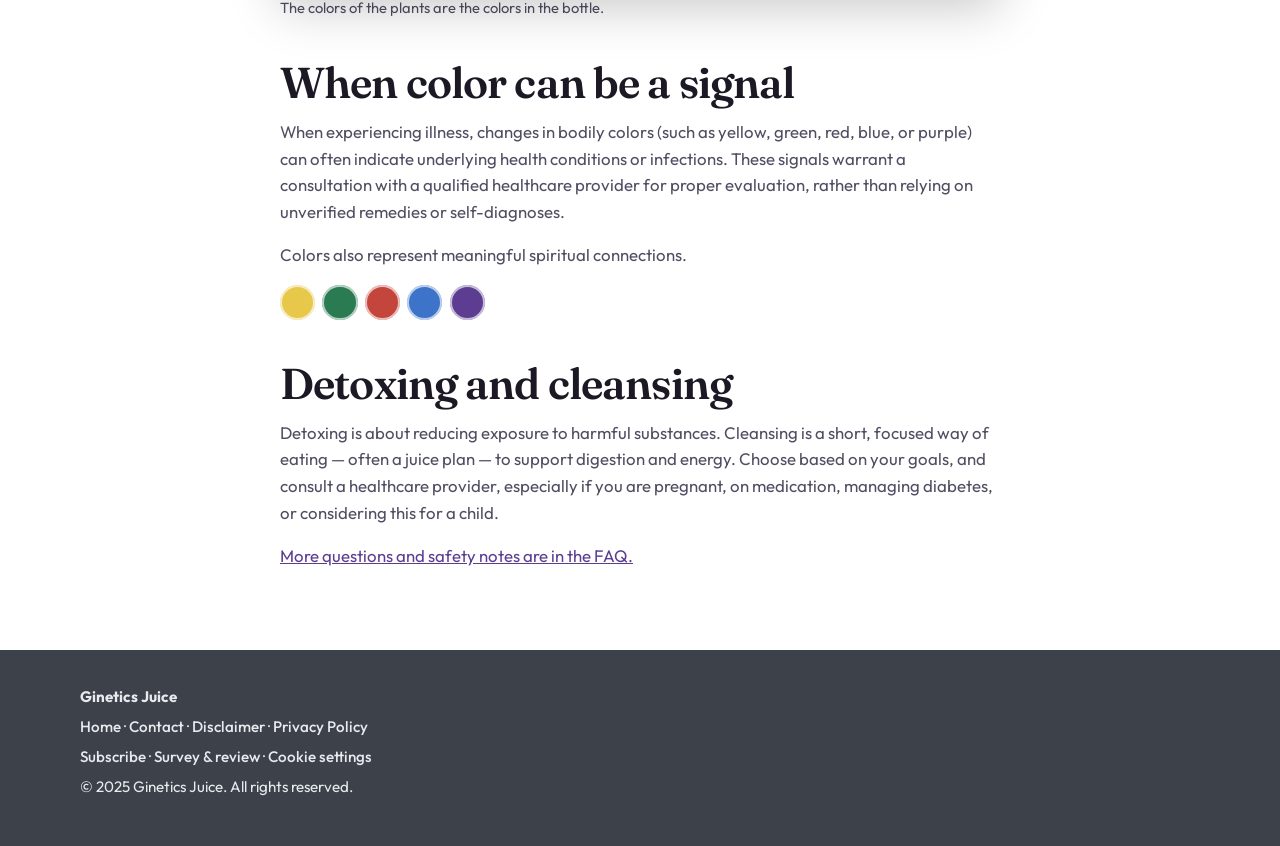
<file: learn.html>
<!DOCTYPE html>
<html lang="en">
  <head>
    <meta charset="utf-8" />
    <meta name="viewport" content="width=device-width, initial-scale=1" />
    <title>Learn — Ginetics Juice</title>
    <meta name="description" content="Learn how Ginetics thinks about juice, detox, cleansing, and the colors of health." />
    <link rel="icon" href="images/logo-mark.jpg" type="image/jpeg" />
    <link rel="preconnect" href="https://fonts.googleapis.com" />
    <link rel="preconnect" href="https://fonts.gstatic.com" crossorigin />
    <link href="https://fonts.googleapis.com/css2?family=Fraunces:opsz,wght@9..144,500;9..144,600;9..144,700&family=Outfit:wght@400;500;600&display=swap" rel="stylesheet" />
    <link rel="stylesheet" href="styles.css" />
  </head>
  <body>
    <a class="skip-link" href="#main">Skip to content</a>
    <header class="site-header">
      <div class="header-inner">
        <a class="logo" href="index.html" aria-label="Ginetics Juice home">
          <img class="logo-mark" src="images/logo-mark.jpg" alt="Ginetics Juice" width="1024" height="1024" />
        </a>
        <button class="nav-toggle" type="button" aria-expanded="false" aria-controls="site-nav" aria-label="Open menu"><span></span><span></span></button>
        <nav id="site-nav" class="site-nav" aria-label="Primary">
          <a href="menu.html">Menu</a>
          <a href="learn.html" aria-current="page">Learn</a>
          <a href="about.html">Our Story</a>
          <a href="faq.html">FAQ</a>
          <a class="nav-cta" href="order.html">Order</a>
        </nav>
      </div>
    </header>

    <main id="main" class="legal">
      <p class="eyebrow">Learn</p>
      <h1>Wellness &amp; Immune Support</h1>
      <p class="lede">
        Ginetic's Juice is inspired from the Creator's DNA and the colors represents spiritual and healthy energy
      </p>
      <p>
        Our skin, organs, and internal systems reflect our health. The liver and
        kidneys work hard to eliminate toxins. Juice will not replace medical
        care. It is one way to eat more plants. Read the
        <a href="disclaimer.html">disclaimer</a> and
        <a href="faq.html">FAQ</a> before a cleanse.
      </p>

      <h2>Product overview</h2>
      <p>
        Please find detailed information regarding our product line and care
        guidelines below.
      </p>
      <h3>Nutritional focus</h3>
      <p>
        Our all-natural, non-GMO fruit and vegetable juices contain no
        preservatives, chemicals, caffeine, or added sugars. Formulated with
        lemon, lime, and botanicals such as turmeric, ginger, and lemongrass,
        they offer a flavorful way to support wellness, immunity, and hydration.
      </p>
      <h3>Product line &amp; packaging</h3>
      <p>
        Products are available in 8 oz and 11 oz sizes, packaged in BPA-free
        bottles (8 oz) and pouches (11 oz). The pouches are durable, reusable,
        and suitable for freezing and thawing without sacrificing quality.
        Please note that glass bottles should not be frozen.
      </p>
      <h3>Who it’s for</h3>
      <p>
        Our beverages are designed for both individual consumers and commercial
        outlets. They are suitable for all ages as everyday refreshments, pre-
        and post-workout drinks, healthy snack replacements, or as part of a
        wellness detox and balanced diet plan.
      </p>
      <h3>Usage &amp; care</h3>
      <p>
        Consume products after opening within one hour. Juice can remain fresh
        in the refrigerator 3 to 5 days. Unopened pouches remain fresh when
        frozen for up to six months. See
        <a href="faq.html#faq-order">ordering and storage</a> for delivery notes.
      </p>

      <figure class="produce-feature">
        <div class="photo-frame">
          <img src="images/market.jpg" alt="A tall glass of freshly pressed pink juice with parsley" width="1024" height="993" />
        </div>
        <figcaption>The colors of the plants are the colors in the bottle.</figcaption>
      </figure>

      <h2>When color can be a signal</h2>
      <p>
        When experiencing illness, changes in bodily colors (such as yellow,
        green, red, blue, or purple) can often indicate underlying health
        conditions or infections. These signals warrant a consultation with a
        qualified healthcare provider for proper evaluation, rather than relying
        on unverified remedies or self-diagnoses.
      </p>
      <p>Colors also represent meaningful spiritual connections.</p>
      <div class="color-row" aria-hidden="true">
        <span class="swatch swatch-yellow"></span>
        <span class="swatch swatch-green"></span>
        <span class="swatch swatch-red"></span>
        <span class="swatch swatch-blue"></span>
        <span class="swatch swatch-purple"></span>
      </div>

      <h2>Detoxing and cleansing</h2>
      <p>
        Detoxing is about reducing exposure to harmful substances. Cleansing is
        a short, focused way of eating — often a juice plan — to support
        digestion and energy. Choose based on your goals, and consult a
        healthcare provider, especially if you are pregnant, on medication,
        managing diabetes, or considering this for a child.
      </p>
      <p><a href="faq.html">More questions and safety notes are in the FAQ.</a></p>
    </main>

    <footer class="site-footer">
      <div class="footer-inner">
        <p><strong>Ginetics Juice</strong></p>
        <p>
          <a href="index.html">Home</a> ·
          <a href="order.html">Contact</a> ·
          <a href="disclaimer.html">Disclaimer</a> ·
          <a href="privacy.html">Privacy Policy</a>
        </p>
        <p>© 2025 Ginetics Juice. All rights reserved.</p>
      </div>
    </footer>
    <script src="script.js"></script>
  </body>
</html>
</file>
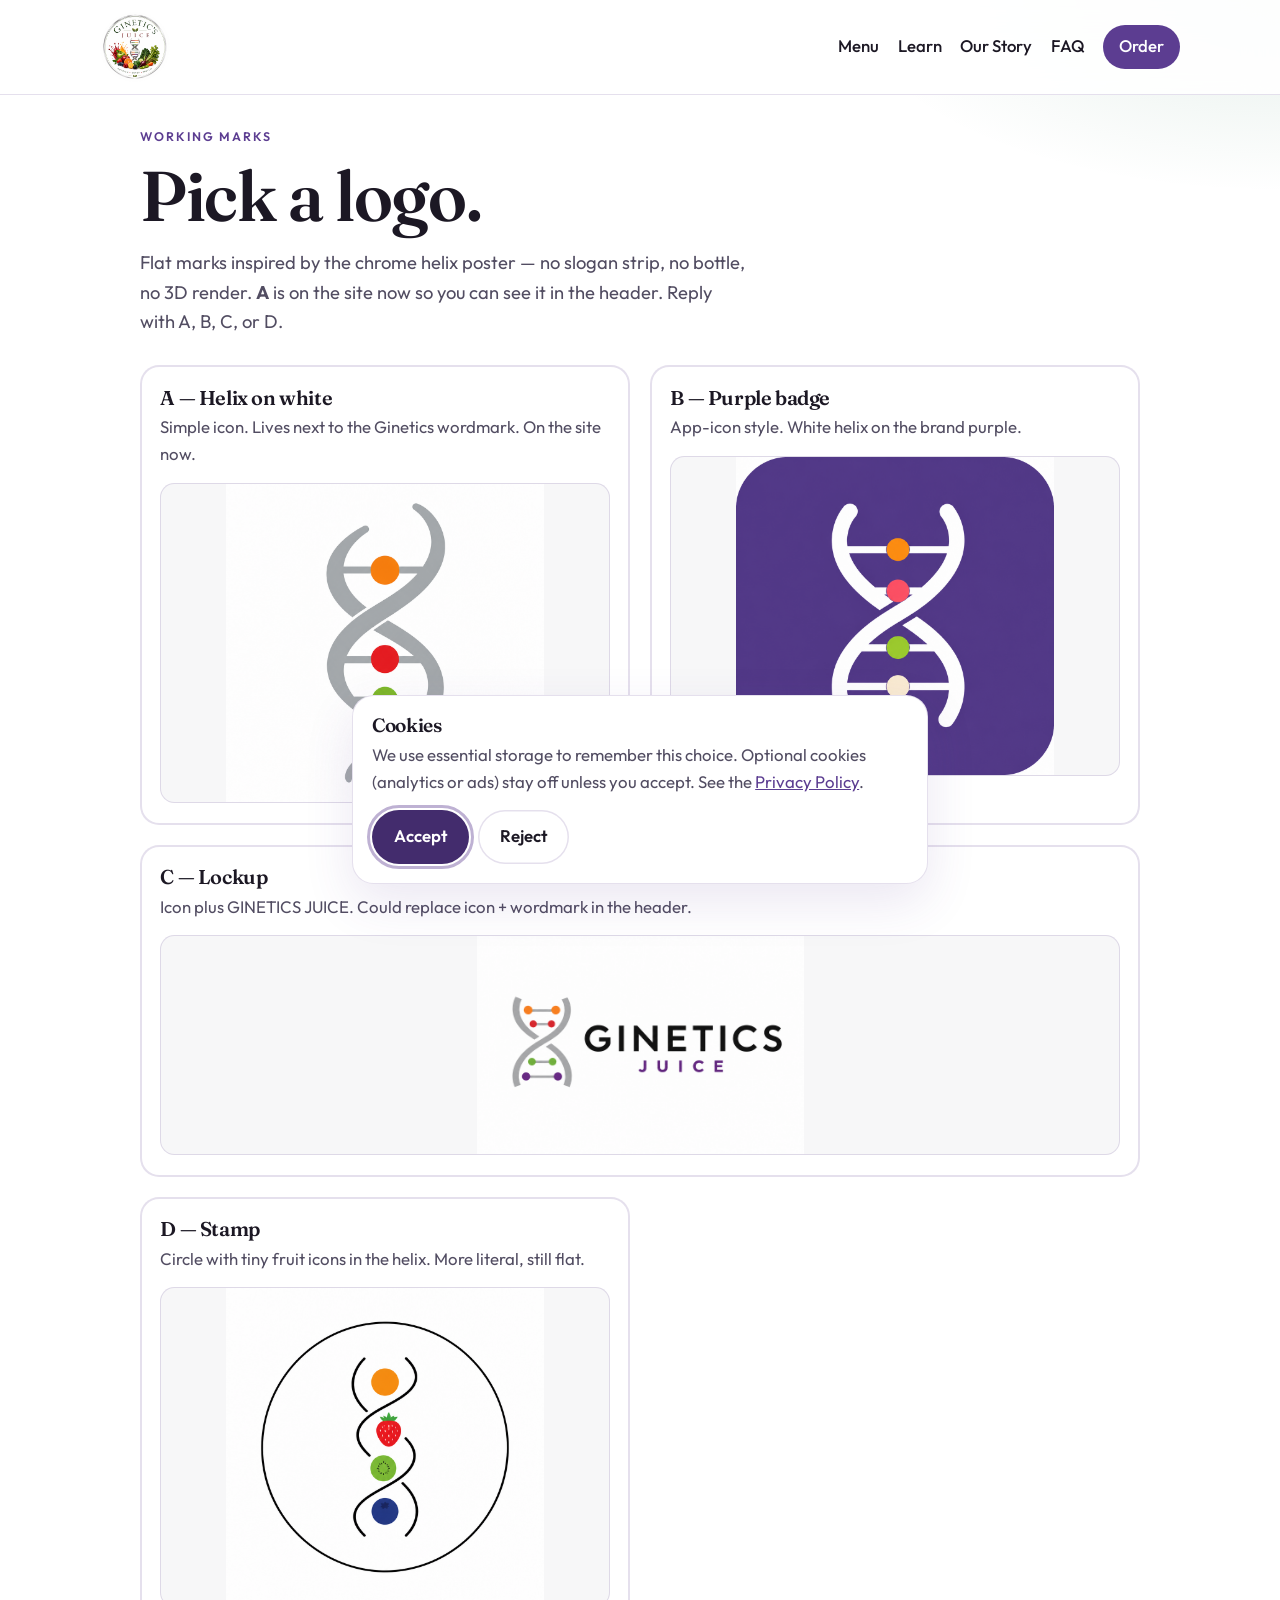
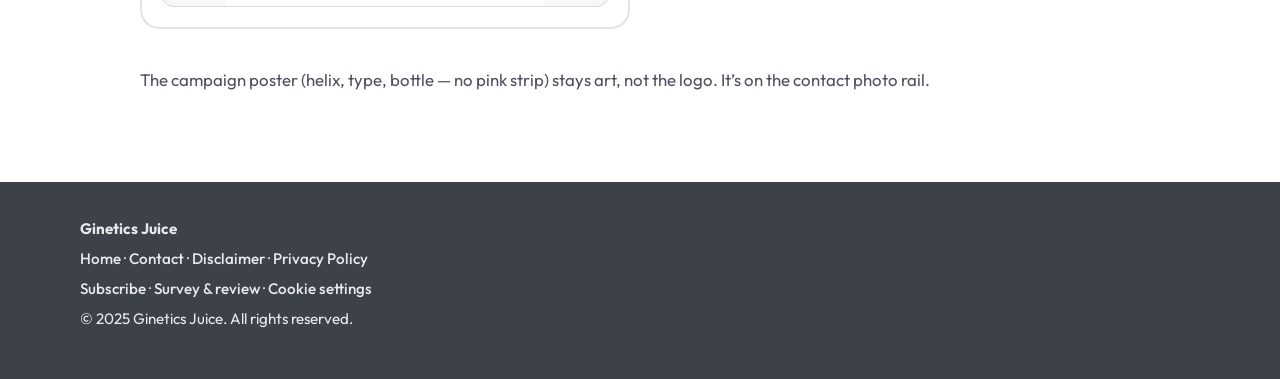
<file: logo-options.html>
<!DOCTYPE html>
<html lang="en">
  <head>
    <meta charset="utf-8" />
    <meta name="viewport" content="width=device-width, initial-scale=1" />
    <title>Logo options — Ginetics Juice</title>
    <meta name="description" content="Pick a simplified Ginetics Juice logo." />
    <link rel="icon" href="images/logo-mark.jpg" type="image/jpeg" />
    <link rel="preconnect" href="https://fonts.googleapis.com" />
    <link rel="preconnect" href="https://fonts.gstatic.com" crossorigin />
    <link href="https://fonts.googleapis.com/css2?family=Fraunces:opsz,wght@9..144,500;9..144,600;9..144,700&family=Outfit:wght@400;500;600&display=swap" rel="stylesheet" />
    <link rel="stylesheet" href="styles.css" />
  </head>
  <body>
    <a class="skip-link" href="#main">Skip to content</a>
    <header class="site-header">
      <div class="header-inner">
        <a class="logo" href="index.html" aria-label="Ginetics Juice home">
          <img class="logo-mark" src="images/logo-mark.jpg" alt="Ginetics Juice" width="1024" height="1024" />
        </a>
        <button class="nav-toggle" type="button" aria-expanded="false" aria-controls="site-nav" aria-label="Open menu"><span></span><span></span></button>
        <nav id="site-nav" class="site-nav" aria-label="Primary">
          <a href="menu.html">Menu</a>
          <a href="learn.html">Learn</a>
          <a href="about.html">Our Story</a>
          <a href="faq.html">FAQ</a>
          <a class="nav-cta" href="order.html">Order</a>
        </nav>
      </div>
    </header>

    <main id="main" class="logo-pick-page">
      <p class="eyebrow">Working marks</p>
      <h1>Pick a logo.</h1>
      <p class="lede">
        Flat marks inspired by the chrome helix poster — no slogan strip, no
        bottle, no 3D render. <strong>A</strong> is on the site now so you can
        see it in the header. Reply with A, B, C, or D.
      </p>

      <div class="logo-pick-grid">
        <figure class="logo-pick-card">
          <h2>A — Helix on white</h2>
          <p>Simple icon. Lives next to the Ginetics wordmark. On the site now.</p>
          <img src="images/logo-options/a.png" alt="Option A: gray DNA helix with orange, red, green, and purple dots" width="1024" height="1024" />
        </figure>
        <figure class="logo-pick-card">
          <h2>B — Purple badge</h2>
          <p>App-icon style. White helix on the brand purple.</p>
          <img src="images/logo-options/b.png" alt="Option B: white DNA helix on a rounded purple square" width="1024" height="1024" />
        </figure>
        <figure class="logo-pick-card logo-pick-card-wide">
          <h2>C — Lockup</h2>
          <p>Icon plus GINETICS JUICE. Could replace icon + wordmark in the header.</p>
          <img src="images/logo-options/c.png" alt="Option C: helix icon beside GINETICS JUICE wordmark" width="1376" height="768" />
        </figure>
        <figure class="logo-pick-card">
          <h2>D — Stamp</h2>
          <p>Circle with tiny fruit icons in the helix. More literal, still flat.</p>
          <img src="images/logo-options/d.png" alt="Option D: circular line-art helix with fruit icons" width="1024" height="1024" />
        </figure>
      </div>

      <p>
        The campaign poster (helix, type, bottle — no pink strip) stays art,
        not the logo. It’s on the contact photo rail.
      </p>
    </main>

    <footer class="site-footer">
      <div class="footer-inner">
        <p><strong>Ginetics Juice</strong></p>
        <p>
          <a href="index.html">Home</a> ·
          <a href="order.html">Contact</a> ·
          <a href="disclaimer.html">Disclaimer</a> ·
          <a href="privacy.html">Privacy Policy</a>
        </p>
        <p>© 2025 Ginetics Juice. All rights reserved.</p>
      </div>
    </footer>
    <script src="script.js"></script>
  </body>
</html>
</file>
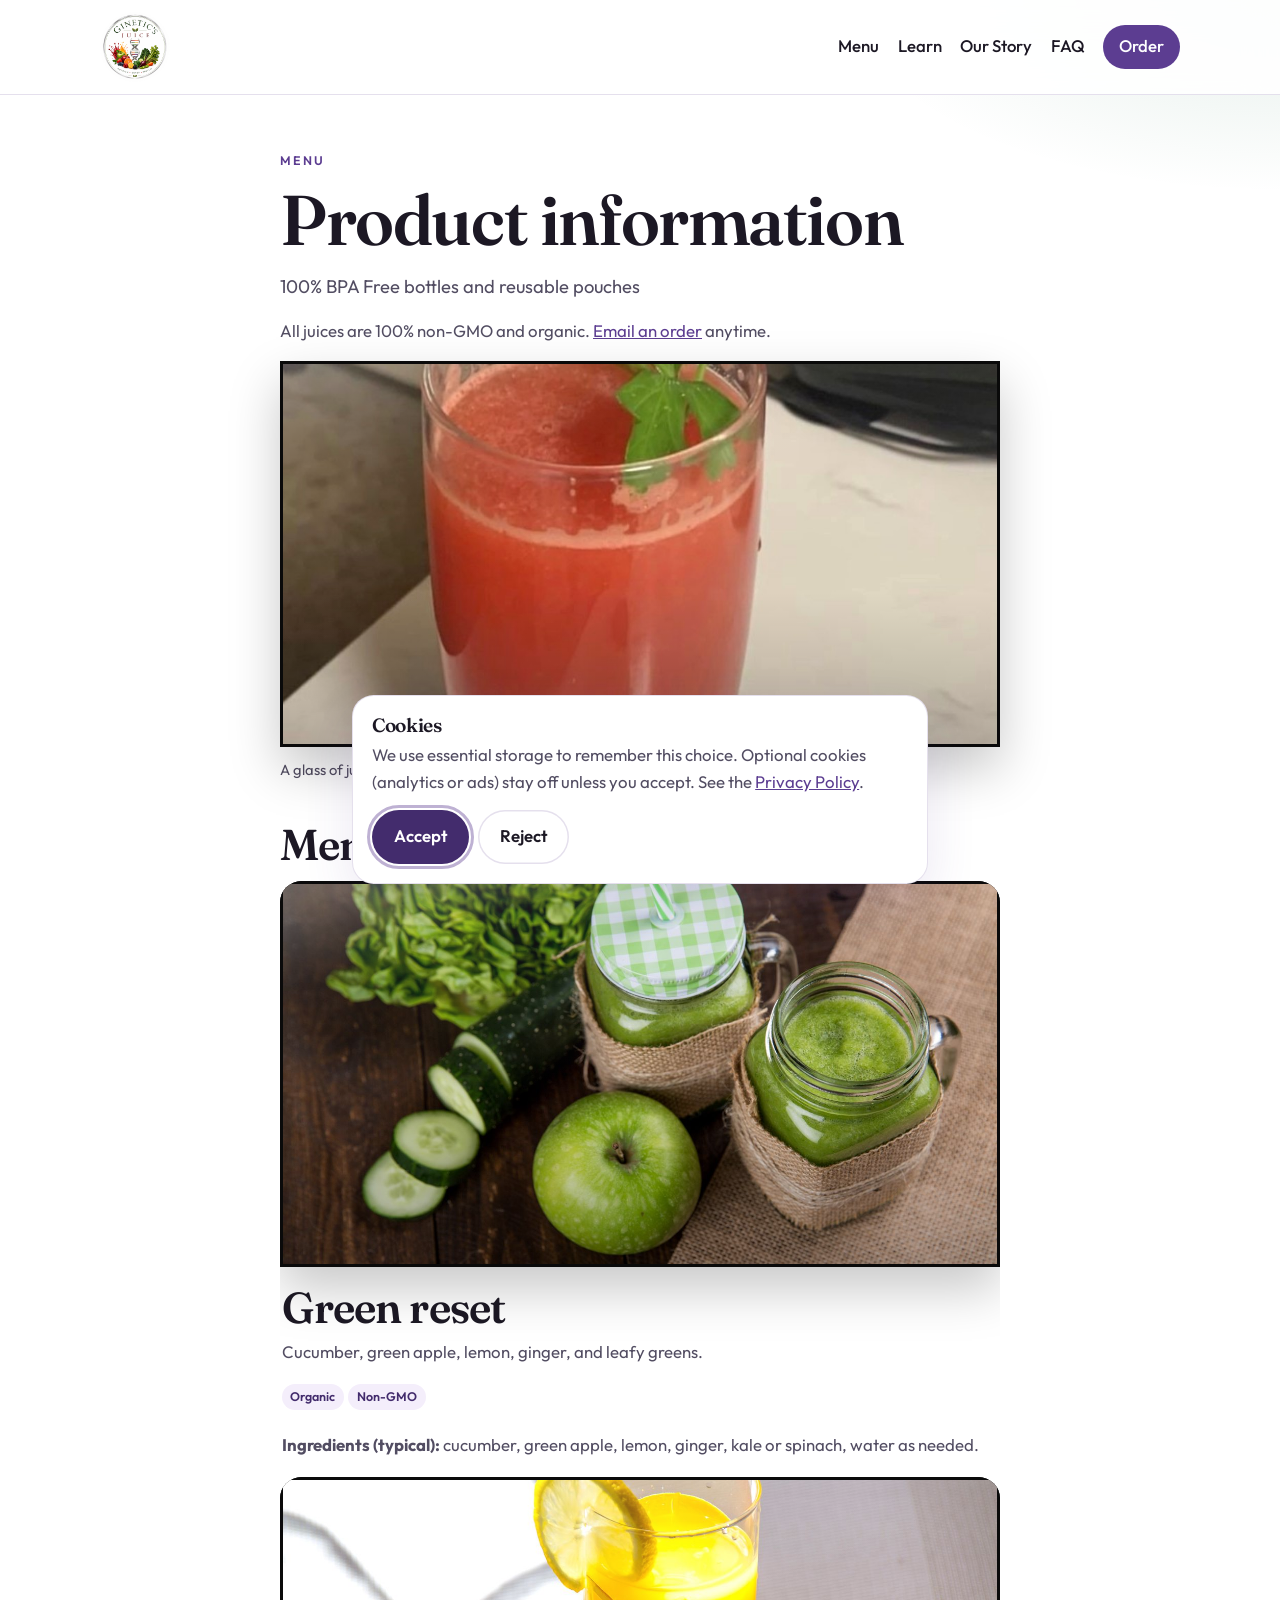
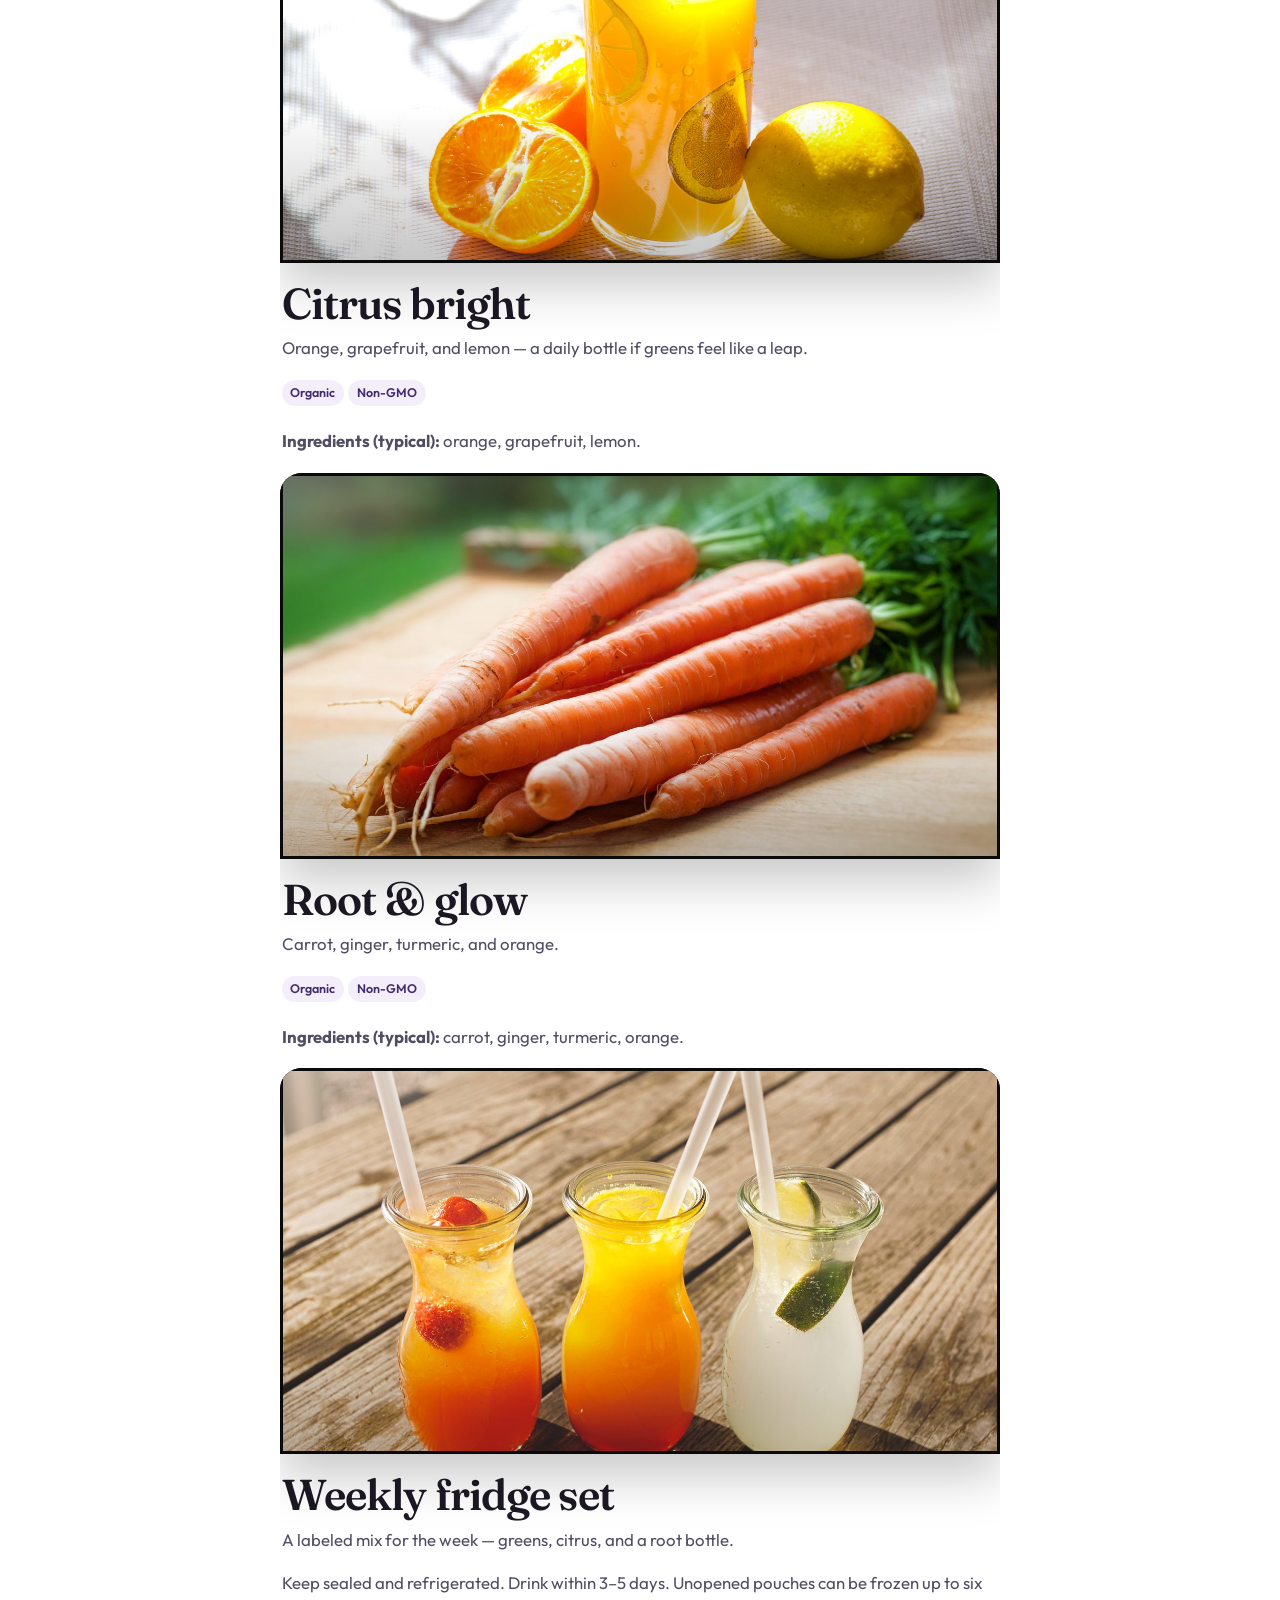
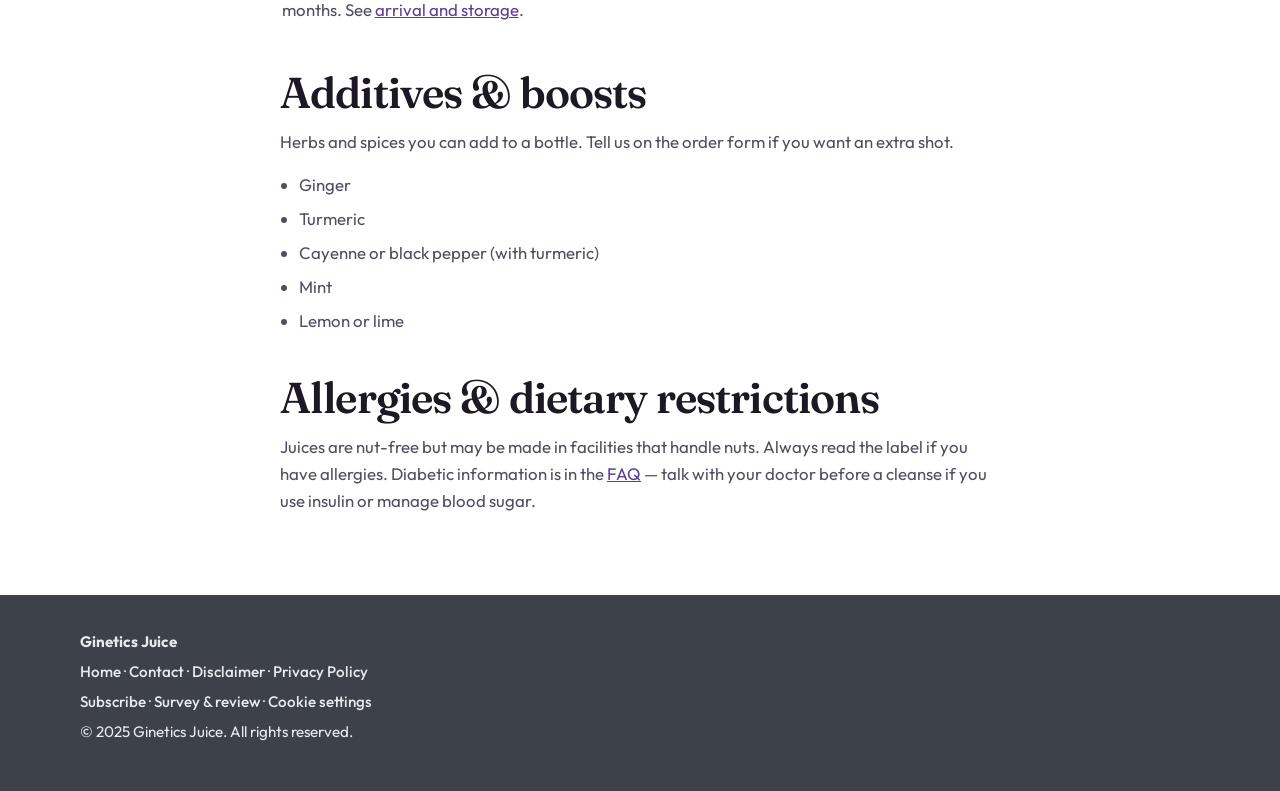
<file: menu.html>
<!DOCTYPE html>
<html lang="en">
  <head>
    <meta charset="utf-8" />
    <meta name="viewport" content="width=device-width, initial-scale=1" />
    <title>Menu — Ginetics Juice</title>
    <meta name="description" content="Ginetics Juice menu: green, citrus, and root juices, weekly sets, ingredients, boosts, and dietary notes." />
    <link rel="icon" href="images/logo-mark.jpg" type="image/jpeg" />
    <link rel="preconnect" href="https://fonts.googleapis.com" />
    <link rel="preconnect" href="https://fonts.gstatic.com" crossorigin />
    <link href="https://fonts.googleapis.com/css2?family=Fraunces:opsz,wght@9..144,500;9..144,600;9..144,700&family=Outfit:wght@400;500;600&display=swap" rel="stylesheet" />
    <link rel="stylesheet" href="styles.css" />
  </head>
  <body>
    <a class="skip-link" href="#main">Skip to content</a>
    <header class="site-header">
      <div class="header-inner">
        <a class="logo" href="index.html" aria-label="Ginetics Juice home">
          <img class="logo-mark" src="images/logo-mark.jpg" alt="Ginetics Juice" width="1024" height="1024" />
        </a>
        <button class="nav-toggle" type="button" aria-expanded="false" aria-controls="site-nav" aria-label="Open menu"><span></span><span></span></button>
        <nav id="site-nav" class="site-nav" aria-label="Primary">
          <a href="menu.html" aria-current="page">Menu</a>
          <a href="learn.html">Learn</a>
          <a href="about.html">Our Story</a>
          <a href="faq.html">FAQ</a>
          <a class="nav-cta" href="order.html">Order</a>
        </nav>
      </div>
    </header>

    <main id="main" class="legal">
      <p class="eyebrow">Menu</p>
      <h1>Product information</h1>
      <p class="lede">100% BPA Free bottles and reusable pouches</p>
      <p>
        All juices are 100% non-GMO and organic.
        <a href="order.html">Email an order</a> anytime.
      </p>

      <figure class="produce-feature">
        <div class="photo-frame">
          <img src="images/market.jpg" alt="A tall glass of freshly pressed pink juice with parsley" width="1024" height="993" />
        </div>
        <figcaption>A glass of juice, pressed and ready.</figcaption>
      </figure>

      <h2>Menu</h2>
      <article class="faq-item magazine-banner">
        <div class="photo-frame">
          <img src="images/greens.jpg" alt="Green juice in mason jars with apple, cucumber, and lettuce" width="1400" height="933" />
        </div>
        <h2>Green reset</h2>
        <p>Cucumber, green apple, lemon, ginger, and leafy greens.</p>
        <p><span class="tag">Organic</span><span class="tag">Non-GMO</span></p>
        <p><strong>Ingredients (typical):</strong> cucumber, green apple, lemon, ginger, kale or spinach, water as needed.</p>
      </article>
      <article class="faq-item magazine-banner">
        <div class="photo-frame">
          <img src="images/citrus.jpg" alt="Citrus juice with a halved orange and a whole lemon" width="1400" height="2100" />
        </div>
        <h2>Citrus bright</h2>
        <p>Orange, grapefruit, and lemon — a daily bottle if greens feel like a leap.</p>
        <p><span class="tag">Organic</span><span class="tag">Non-GMO</span></p>
        <p><strong>Ingredients (typical):</strong> orange, grapefruit, lemon.</p>
      </article>
      <article class="faq-item magazine-banner">
        <div class="photo-frame">
          <img src="images/produce.jpg" alt="A bunch of fresh carrots with their greens still on" width="1400" height="933" />
        </div>
        <h2>Root &amp; glow</h2>
        <p>Carrot, ginger, turmeric, and orange.</p>
        <p><span class="tag">Organic</span><span class="tag">Non-GMO</span></p>
        <p><strong>Ingredients (typical):</strong> carrot, ginger, turmeric, orange.</p>
      </article>
      <article class="faq-item magazine-banner">
        <div class="photo-frame">
          <img src="images/trio.jpg" alt="Three carafes of juice with fruit still in the glasses" width="1400" height="933" />
        </div>
        <h2>Weekly fridge set</h2>
        <p>A labeled mix for the week — greens, citrus, and a root bottle.</p>
        <p>Keep sealed and refrigerated. Drink within 3–5 days. Unopened pouches can be frozen up to six months. See <a href="faq.html#faq-order">arrival and storage</a>.</p>
      </article>

      <h2>Additives &amp; boosts</h2>
      <p>Herbs and spices you can add to a bottle. Tell us on the order form if you want an extra shot.</p>
      <ul>
        <li>Ginger</li>
        <li>Turmeric</li>
        <li>Cayenne or black pepper (with turmeric)</li>
        <li>Mint</li>
        <li>Lemon or lime</li>
      </ul>

      <h2>Allergies &amp; dietary restrictions</h2>
      <p>Juices are nut-free but may be made in facilities that handle nuts. Always read the label if you have allergies. Diabetic information is in the <a href="faq.html">FAQ</a> — talk with your doctor before a cleanse if you use insulin or manage blood sugar.</p>
    </main>

    <footer class="site-footer">
      <div class="footer-inner">
        <p><strong>Ginetics Juice</strong></p>
        <p>
          <a href="index.html">Home</a> ·
          <a href="order.html">Contact</a> ·
          <a href="disclaimer.html">Disclaimer</a> ·
          <a href="privacy.html">Privacy Policy</a>
        </p>
        <p>© 2025 Ginetics Juice. All rights reserved.</p>
      </div>
    </footer>
    <script src="script.js"></script>
  </body>
</html>
</file>
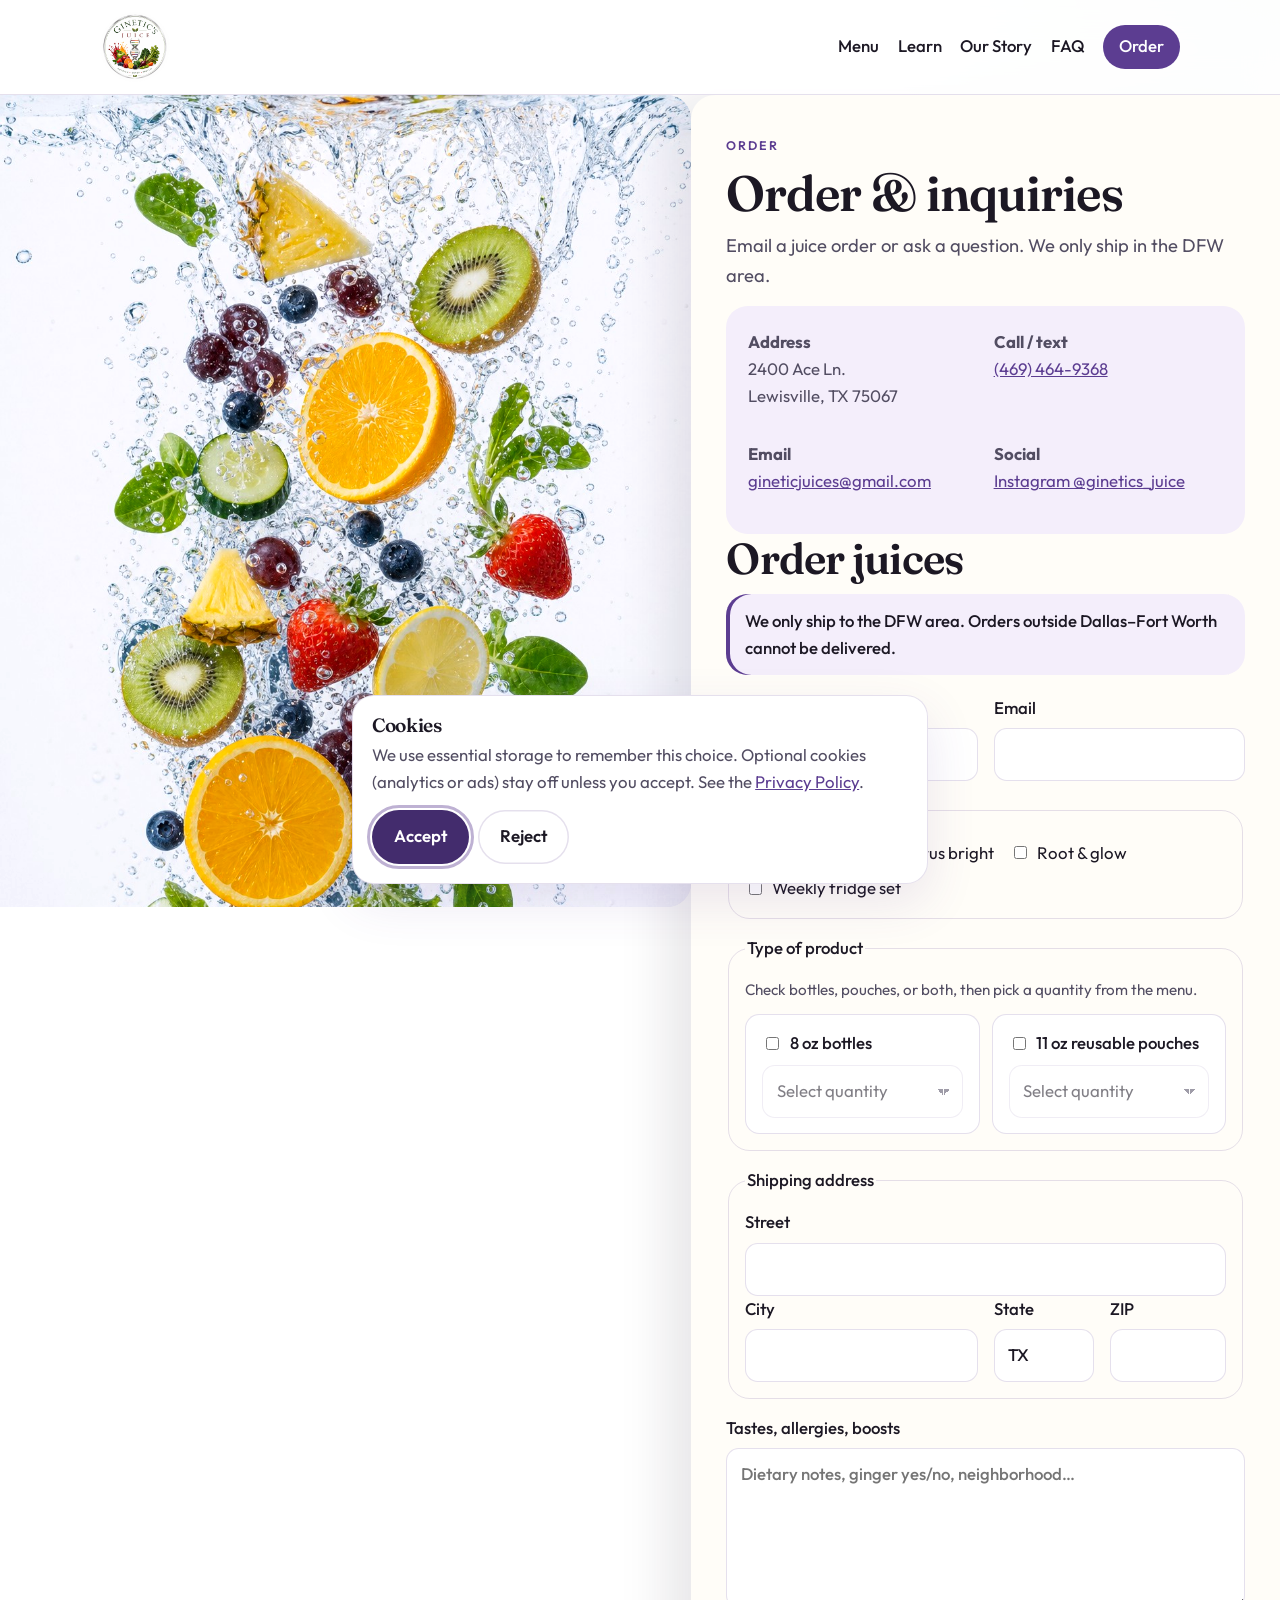
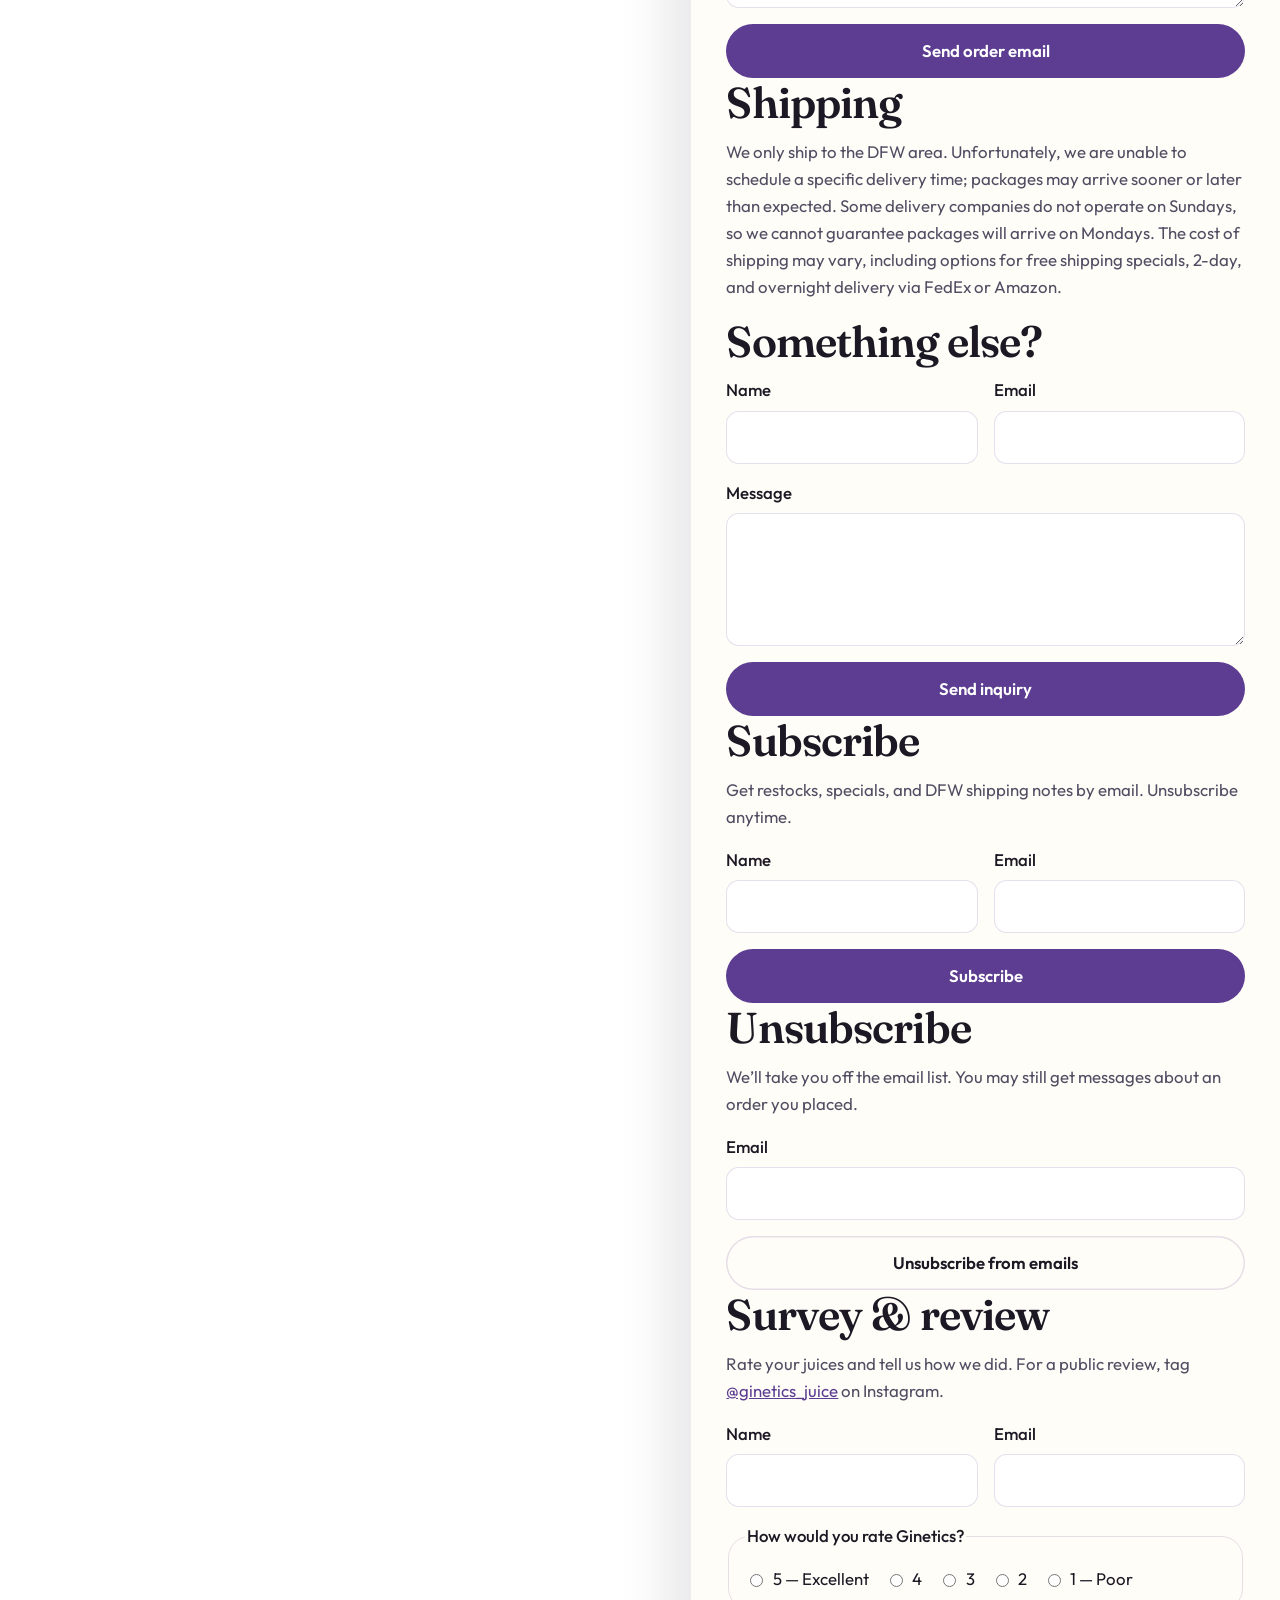
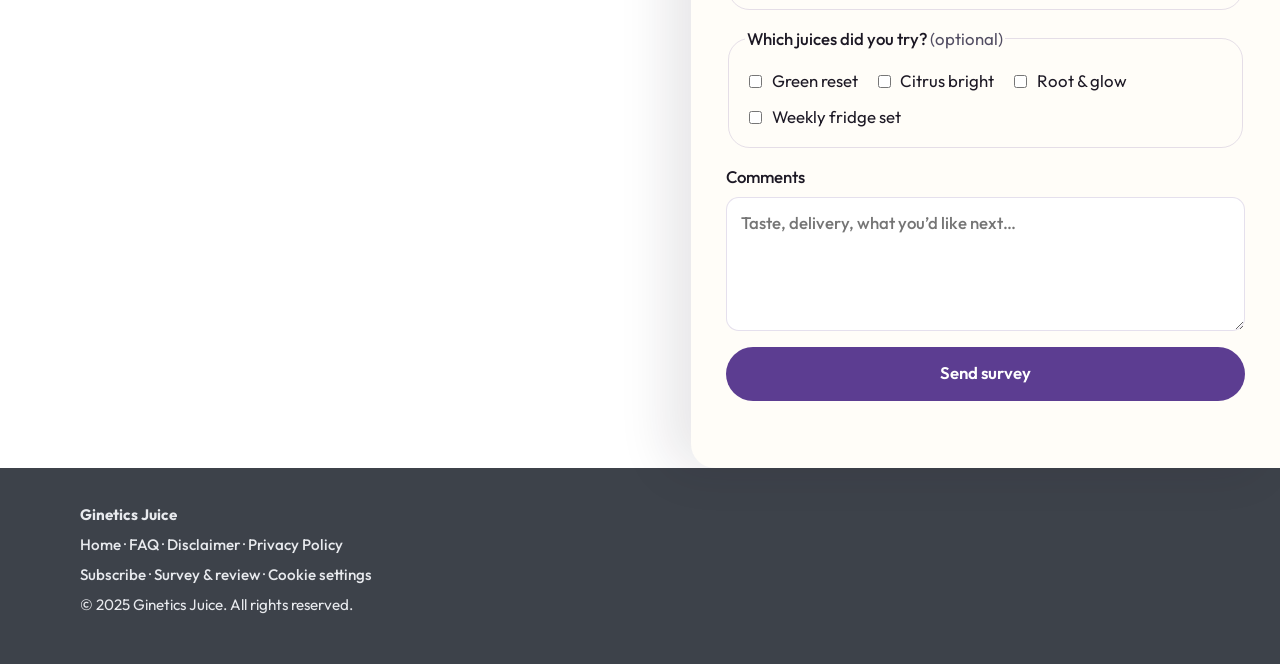
<file: order.html>
<!DOCTYPE html>
<html lang="en">
  <head>
    <meta charset="utf-8" />
    <meta name="viewport" content="width=device-width, initial-scale=1" />
    <title>Order — Ginetics Juice</title>
    <meta name="description" content="Order Ginetics Juice or get in touch by email or Instagram. We ship in the DFW area." />
    <link rel="icon" href="images/logo-mark.jpg" type="image/jpeg" />
    <link rel="preconnect" href="https://fonts.googleapis.com" />
    <link rel="preconnect" href="https://fonts.gstatic.com" crossorigin />
    <link href="https://fonts.googleapis.com/css2?family=Fraunces:opsz,wght@9..144,500;9..144,600;9..144,700&family=Outfit:wght@400;500;600&display=swap" rel="stylesheet" />
    <link rel="stylesheet" href="styles.css" />
  </head>
  <body class="order-page">
    <a class="skip-link" href="#main">Skip to content</a>
    <header class="site-header">
      <div class="header-inner">
        <a class="logo" href="index.html" aria-label="Ginetics Juice home">
          <img class="logo-mark" src="images/logo-mark.jpg" alt="Ginetics Juice" width="1024" height="1024" />
        </a>
        <button class="nav-toggle" type="button" aria-expanded="false" aria-controls="site-nav" aria-label="Open menu"><span></span><span></span></button>
        <nav id="site-nav" class="site-nav" aria-label="Primary">
          <a href="menu.html">Menu</a>
          <a href="learn.html">Learn</a>
          <a href="about.html">Our Story</a>
          <a href="faq.html">FAQ</a>
          <a class="nav-cta" href="order.html" aria-current="page">Order</a>
        </nav>
      </div>
    </header>

    <main id="main" class="order-layout">
      <div class="order-parallax" aria-hidden="true">
        <div class="order-parallax-inner">
          <img src="images/order-scroll.jpg" alt="" width="1024" height="4088" />
        </div>
      </div>

      <article class="order-sheet">
        <p class="eyebrow">Order</p>
        <h1>Order &amp; inquiries</h1>
        <p class="lede">Email a juice order or ask a question. We only ship in the DFW area.</p>

        <address class="contact-card">
          <p><strong>Address</strong><br />2400 Ace Ln.<br />Lewisville, TX 75067</p>
          <p><strong>Call / text</strong><br /><a href="tel:+14694649368">(469) 464-9368</a></p>
          <p><strong>Email</strong><br /><a href="mailto:gineticjuices@gmail.com">gineticjuices@gmail.com</a></p>
          <p><strong>Social</strong><br /><a href="https://www.instagram.com/ginetics_juice/" rel="noopener noreferrer">Instagram @ginetics_juice</a></p>
        </address>

        <h2>Order juices</h2>
        <p class="form-note">We only ship to the DFW area. Orders outside Dallas–Fort Worth cannot be delivered.</p>
        <form class="contact-form" id="visit-form" novalidate>
          <div class="field-row">
            <label>Name <input type="text" name="name" autocomplete="name" required /></label>
            <label>Email <input type="email" name="email" autocomplete="email" required /></label>
          </div>
          <fieldset>
            <legend>I’d like</legend>
            <div class="checks">
              <label class="check"><input type="checkbox" name="juices" value="Green reset" /> Green reset</label>
              <label class="check"><input type="checkbox" name="juices" value="Citrus bright" /> Citrus bright</label>
              <label class="check"><input type="checkbox" name="juices" value="Root & glow" /> Root &amp; glow</label>
              <label class="check"><input type="checkbox" name="juices" value="Weekly fridge set" /> Weekly fridge set</label>
            </div>
          </fieldset>
          <fieldset>
            <legend>Type of product</legend>
            <p class="field-hint">Check bottles, pouches, or both, then pick a quantity from the menu.</p>
            <div class="product-picks">
              <div class="product-pick">
                <label class="product-pick-head">
                  <input type="checkbox" name="packaging" value="8 oz bottles" data-qty="bottleQty" />
                  8 oz bottles
                </label>
                <select name="bottleQty" class="qty-select" data-max="24" aria-label="Number of 8 oz bottles" disabled>
                  <option value="">Select quantity</option>
                </select>
              </div>
              <div class="product-pick">
                <label class="product-pick-head">
                  <input type="checkbox" name="packaging" value="11 oz reusable pouches" data-qty="pouchQty" />
                  11 oz reusable pouches
                </label>
                <select name="pouchQty" class="qty-select" data-max="24" aria-label="Number of 11 oz pouches" disabled>
                  <option value="">Select quantity</option>
                </select>
              </div>
            </div>
          </fieldset>
          <fieldset>
            <legend>Shipping address</legend>
            <label>Street <input type="text" name="street" autocomplete="street-address" required /></label>
            <div class="field-row field-row-3">
              <label>City <input type="text" name="city" autocomplete="address-level2" required /></label>
              <label>State <input type="text" name="state" autocomplete="address-level1" value="TX" required /></label>
              <label>ZIP <input type="text" name="zip" autocomplete="postal-code" inputmode="numeric" required /></label>
            </div>
          </fieldset>
          <label>Tastes, allergies, boosts
            <textarea name="message" rows="5" required placeholder="Dietary notes, ginger yes/no, neighborhood…"></textarea>
          </label>
          <p class="form-status" hidden></p>
          <button class="btn btn-primary" type="submit">Send order email</button>
        </form>

        <h2>Shipping</h2>
        <p>
          We only ship to the DFW area. Unfortunately, we are unable to schedule a
          specific delivery time; packages may arrive sooner or later than expected.
          Some delivery companies do not operate on Sundays, so we cannot guarantee
          packages will arrive on Mondays. The cost of shipping may vary, including
          options for free shipping specials, 2-day, and overnight delivery via
          FedEx or Amazon.
        </p>

        <h2>Something else?</h2>
        <form class="contact-form" id="inquiry-form" novalidate>
          <div class="field-row">
            <label>Name <input type="text" name="name" autocomplete="name" required /></label>
            <label>Email <input type="email" name="email" autocomplete="email" required /></label>
          </div>
          <label>Message <textarea name="message" rows="4" required></textarea></label>
          <p class="form-status" hidden></p>
          <button class="btn btn-primary" type="submit">Send inquiry</button>
        </form>

        <h2 id="subscribe-form">Subscribe</h2>
        <p>Get restocks, specials, and DFW shipping notes by email. Unsubscribe anytime.</p>
        <form class="contact-form" id="subscribe-mail-form" novalidate>
          <div class="field-row">
            <label>Name <input type="text" name="name" autocomplete="name" required /></label>
            <label>Email <input type="email" name="email" autocomplete="email" required /></label>
          </div>
          <p class="form-status" hidden></p>
          <button class="btn btn-primary" type="submit">Subscribe</button>
        </form>

        <h2 id="unsubscribe-form">Unsubscribe</h2>
        <p>We’ll take you off the email list. You may still get messages about an order you placed.</p>
        <form class="contact-form" id="unsubscribe-mail-form" novalidate>
          <label>Email <input type="email" name="email" autocomplete="email" required /></label>
          <p class="form-status" hidden></p>
          <button class="btn btn-ghost" type="submit">Unsubscribe from emails</button>
        </form>

        <h2 id="survey-form">Survey &amp; review</h2>
        <p>
          Rate your juices and tell us how we did. For a public review, tag
          <a href="https://www.instagram.com/ginetics_juice/" rel="noopener noreferrer">@ginetics_juice</a>
          on Instagram.
        </p>
        <form class="contact-form" id="survey-mail-form" novalidate>
          <div class="field-row">
            <label>Name <input type="text" name="name" autocomplete="name" required /></label>
            <label>Email <input type="email" name="email" autocomplete="email" required /></label>
          </div>
          <fieldset>
            <legend>How would you rate Ginetics?</legend>
            <div class="checks">
              <label class="check"><input type="radio" name="rating" value="5" required /> 5 — Excellent</label>
              <label class="check"><input type="radio" name="rating" value="4" /> 4</label>
              <label class="check"><input type="radio" name="rating" value="3" /> 3</label>
              <label class="check"><input type="radio" name="rating" value="2" /> 2</label>
              <label class="check"><input type="radio" name="rating" value="1" /> 1 — Poor</label>
            </div>
          </fieldset>
          <fieldset>
            <legend><span>Which juices did you try? <span class="optional">(optional)</span></span></legend>
            <div class="checks">
              <label class="check"><input type="checkbox" name="juices" value="Green reset" /> Green reset</label>
              <label class="check"><input type="checkbox" name="juices" value="Citrus bright" /> Citrus bright</label>
              <label class="check"><input type="checkbox" name="juices" value="Root & glow" /> Root &amp; glow</label>
              <label class="check"><input type="checkbox" name="juices" value="Weekly fridge set" /> Weekly fridge set</label>
            </div>
          </fieldset>
          <label>Comments
            <textarea name="message" rows="4" required placeholder="Taste, delivery, what you’d like next…"></textarea>
          </label>
          <p class="form-status" hidden></p>
          <button class="btn btn-primary" type="submit">Send survey</button>
        </form>
      </article>
    </main>

    <footer class="site-footer">
      <div class="footer-inner">
        <p><strong>Ginetics Juice</strong></p>
        <p>
          <a href="index.html">Home</a> ·
          <a href="faq.html">FAQ</a> ·
          <a href="disclaimer.html">Disclaimer</a> ·
          <a href="privacy.html">Privacy Policy</a>
        </p>
        <p>© 2025 Ginetics Juice. All rights reserved.</p>
      </div>
    </footer>
    <script src="script.js"></script>
  </body>
</html>
</file>
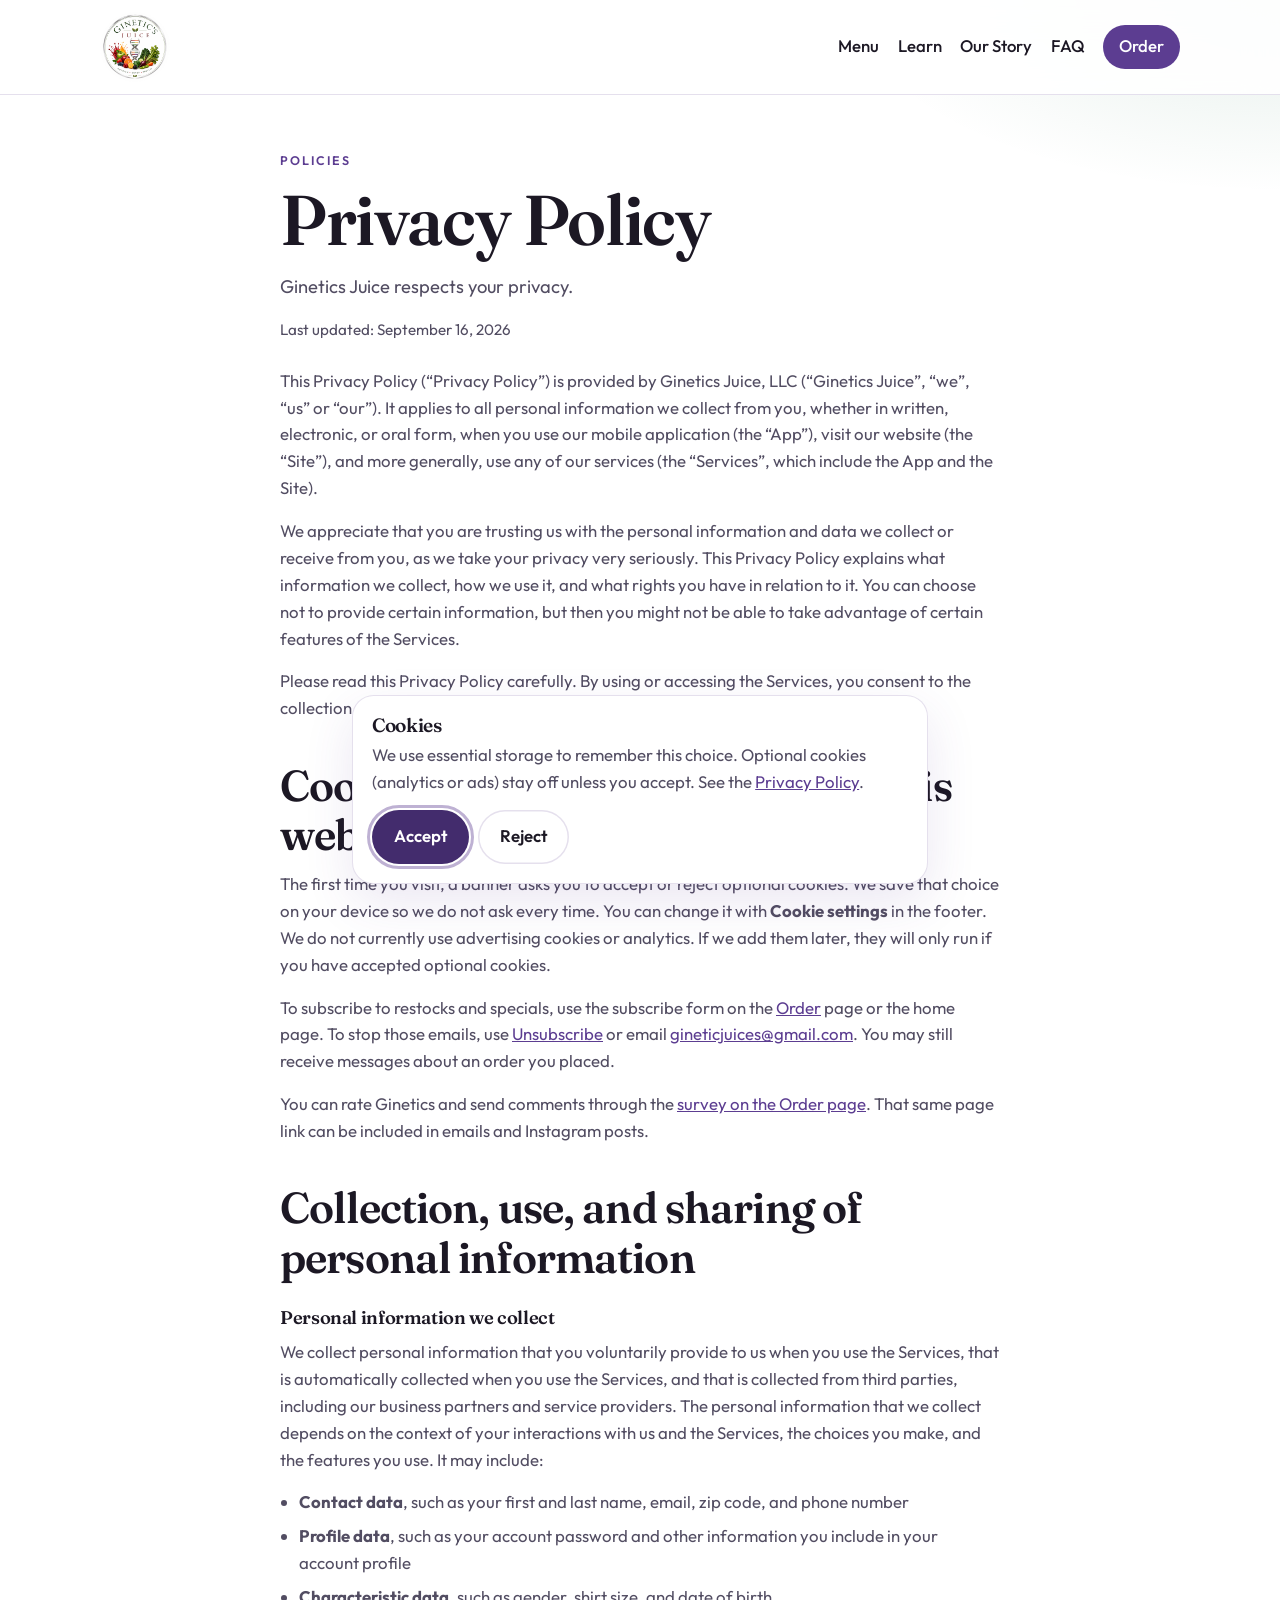
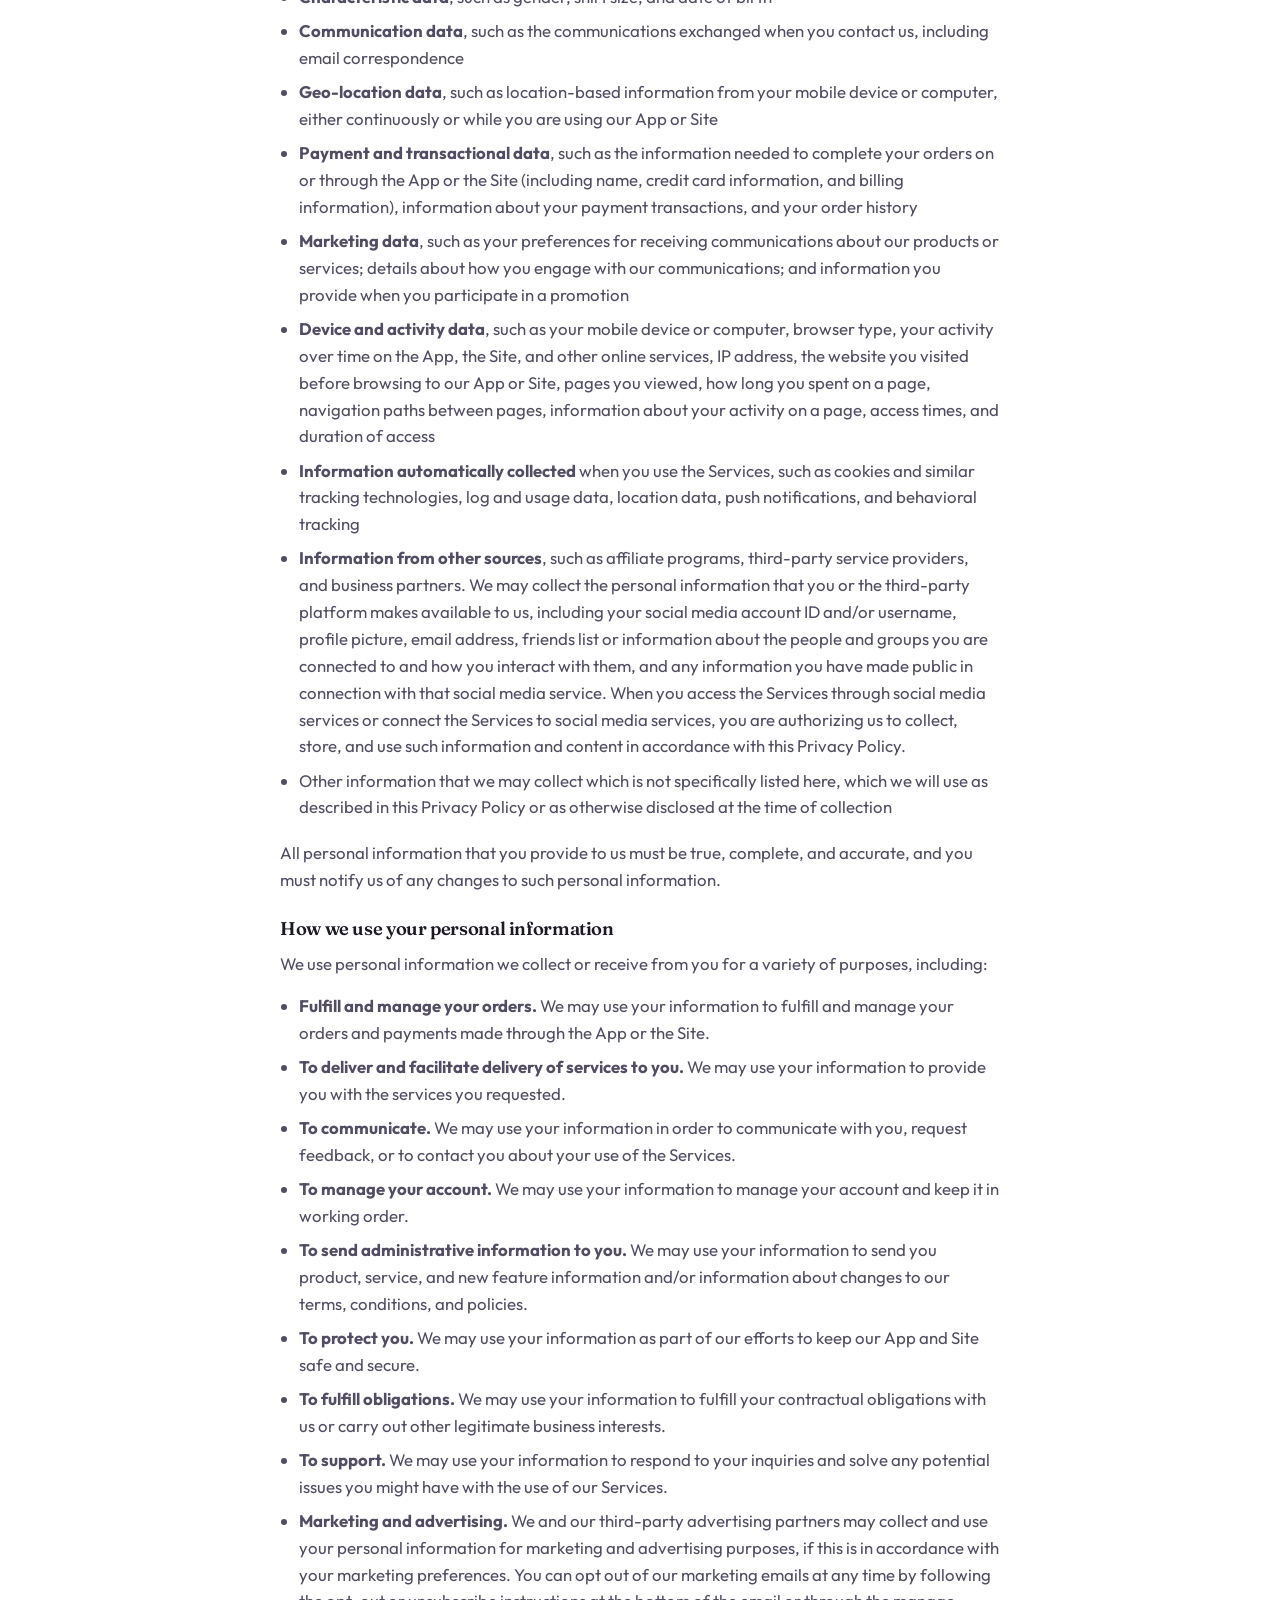
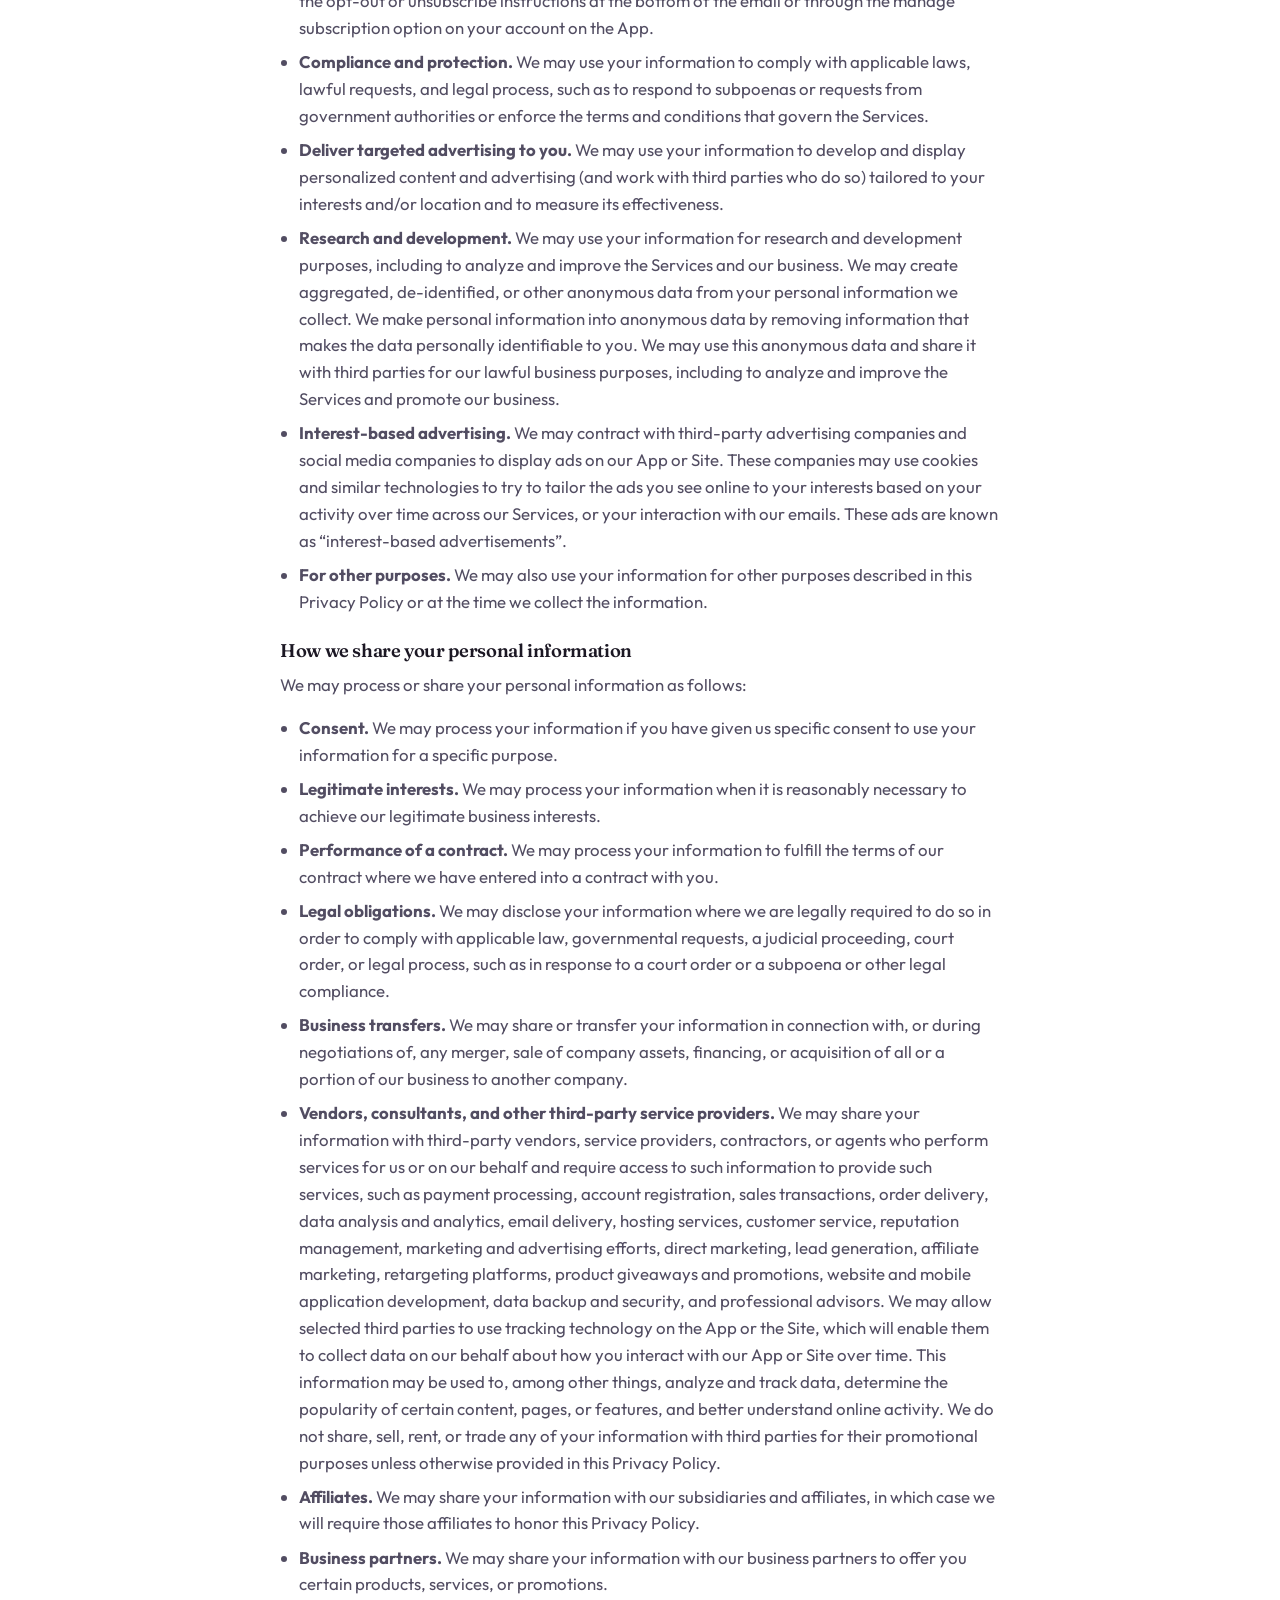
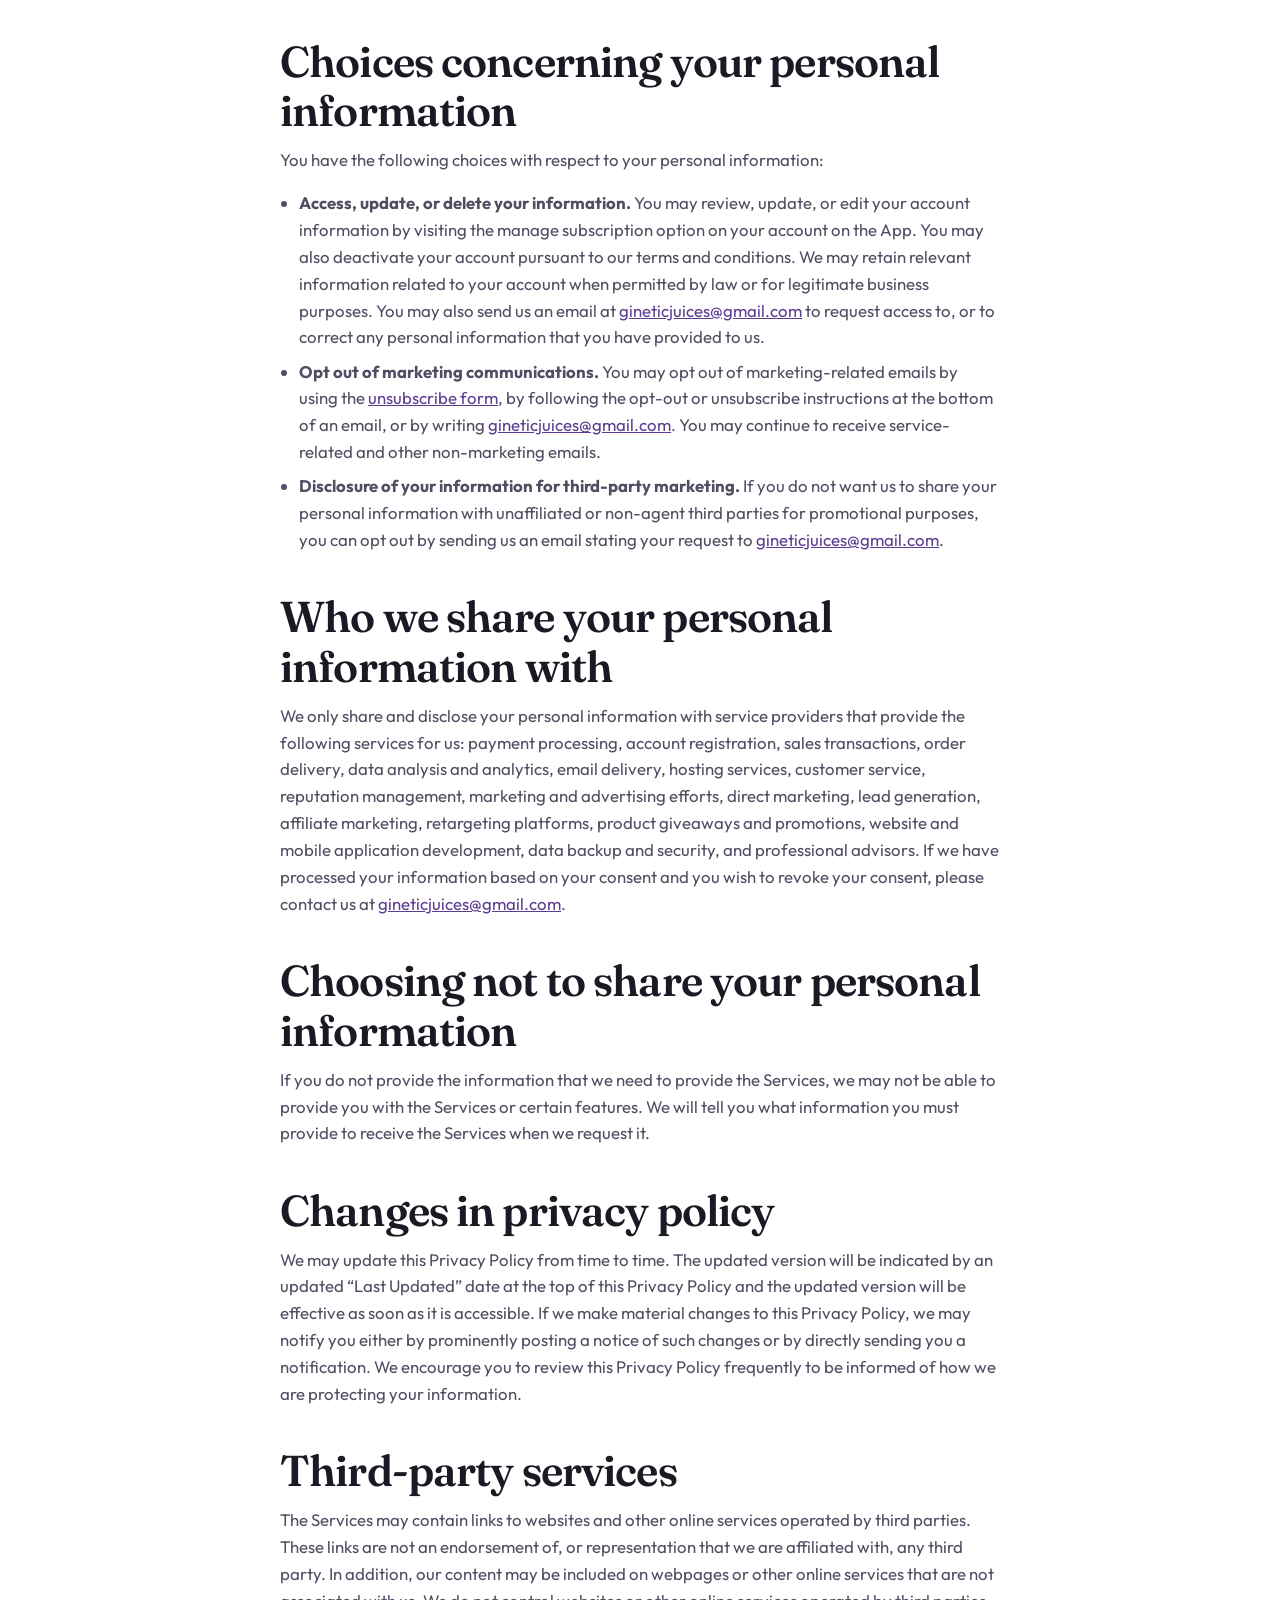
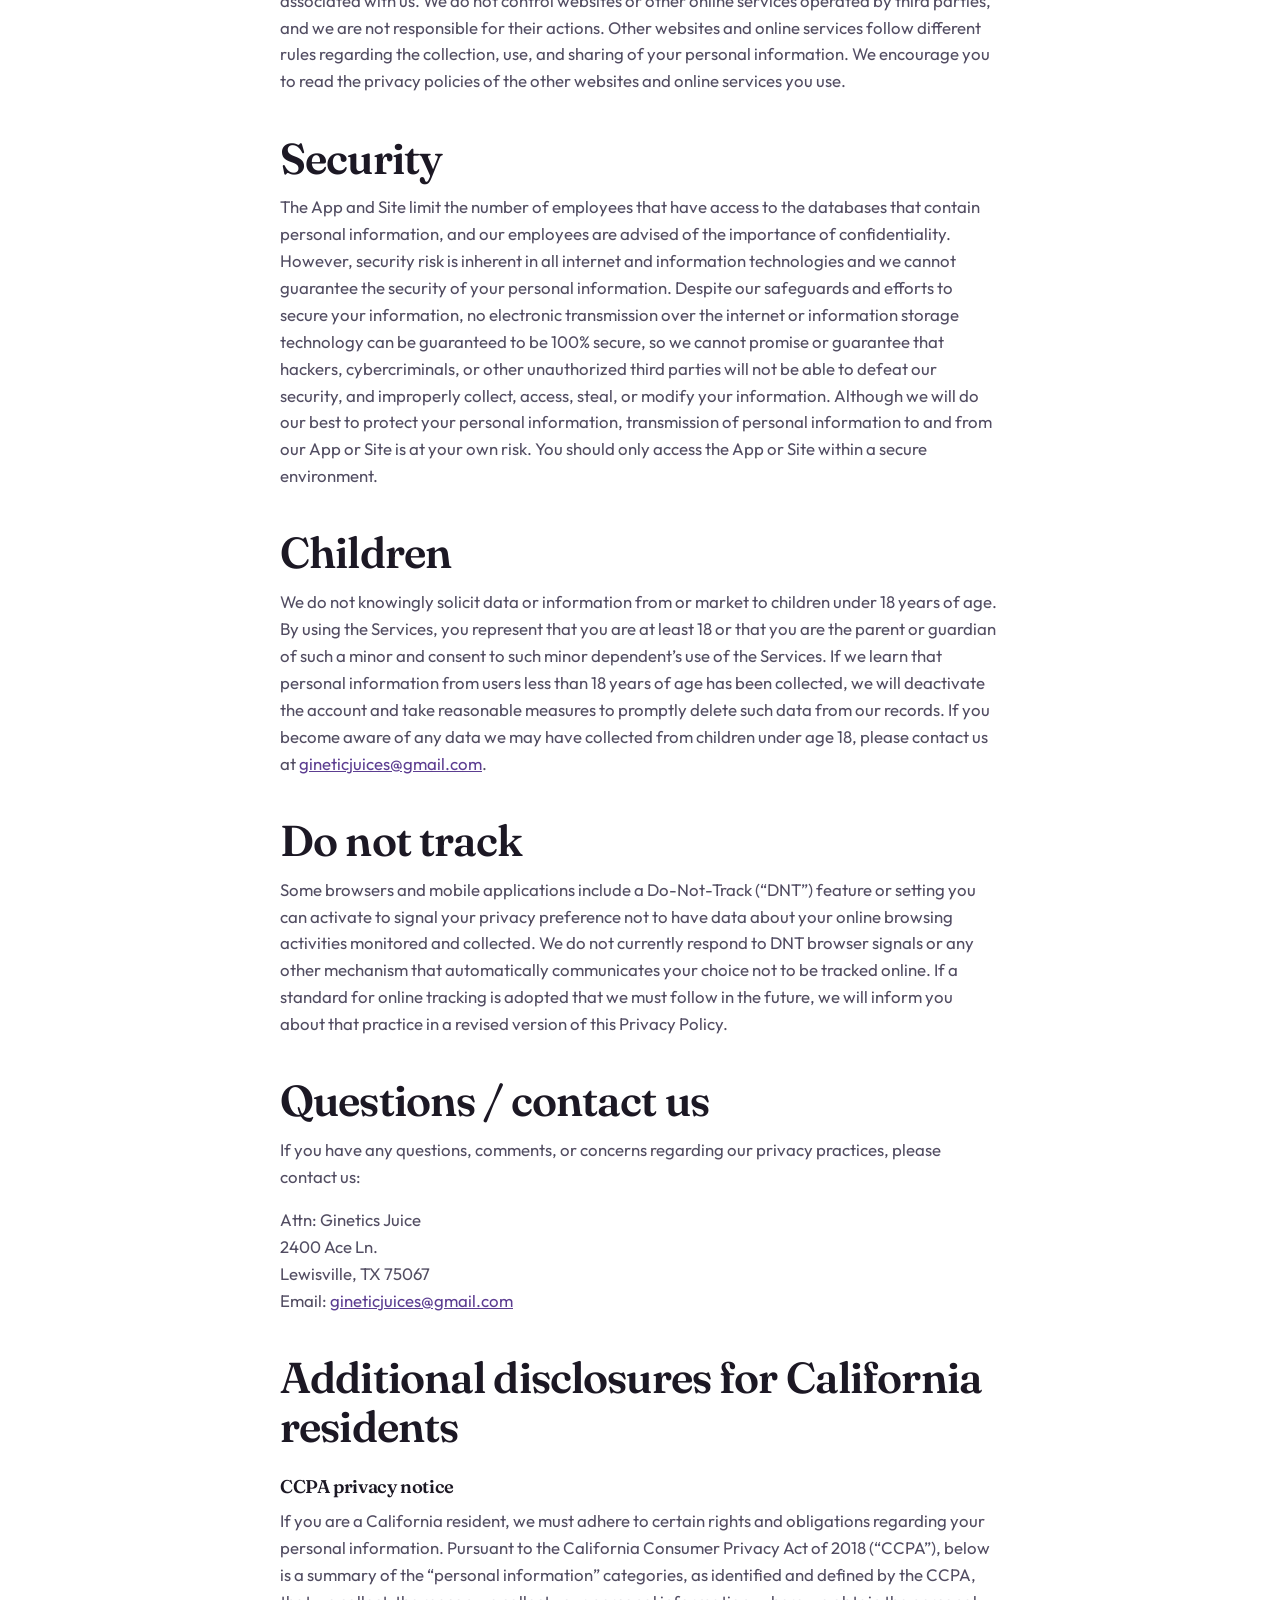
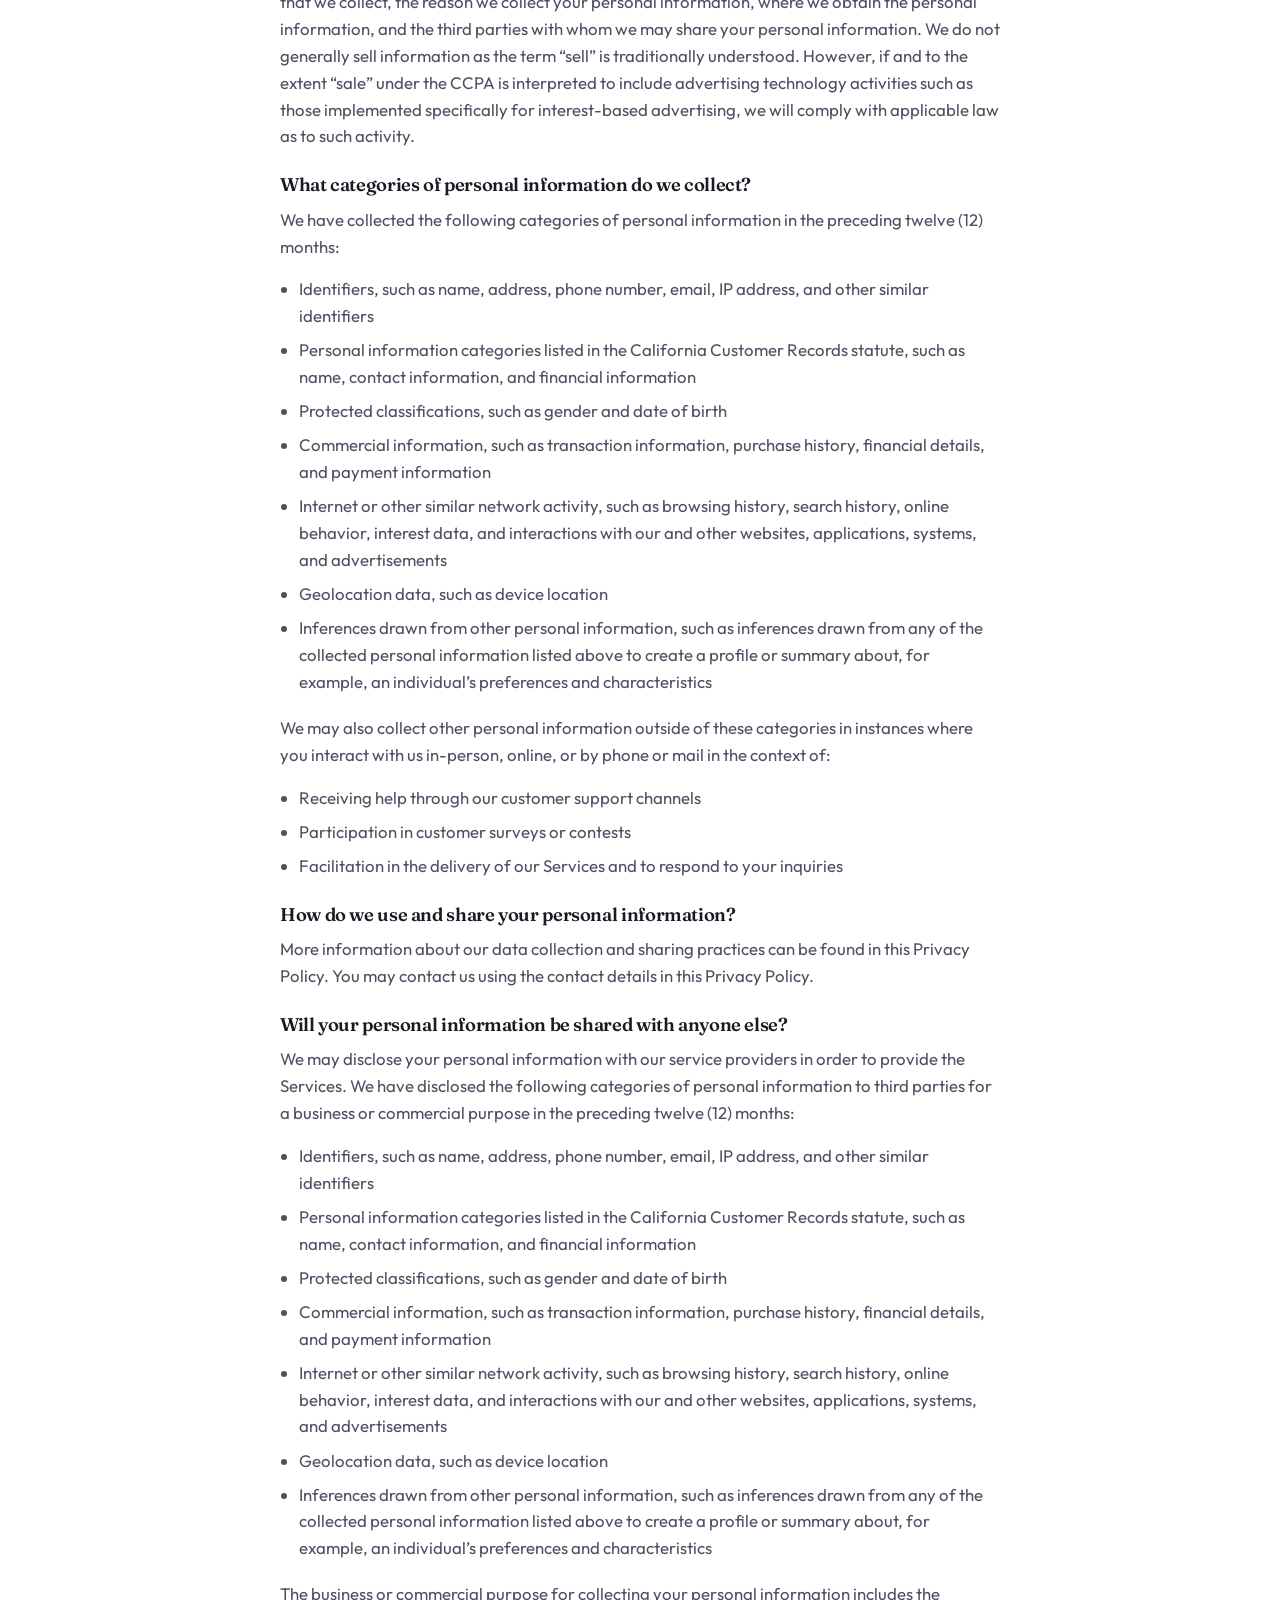
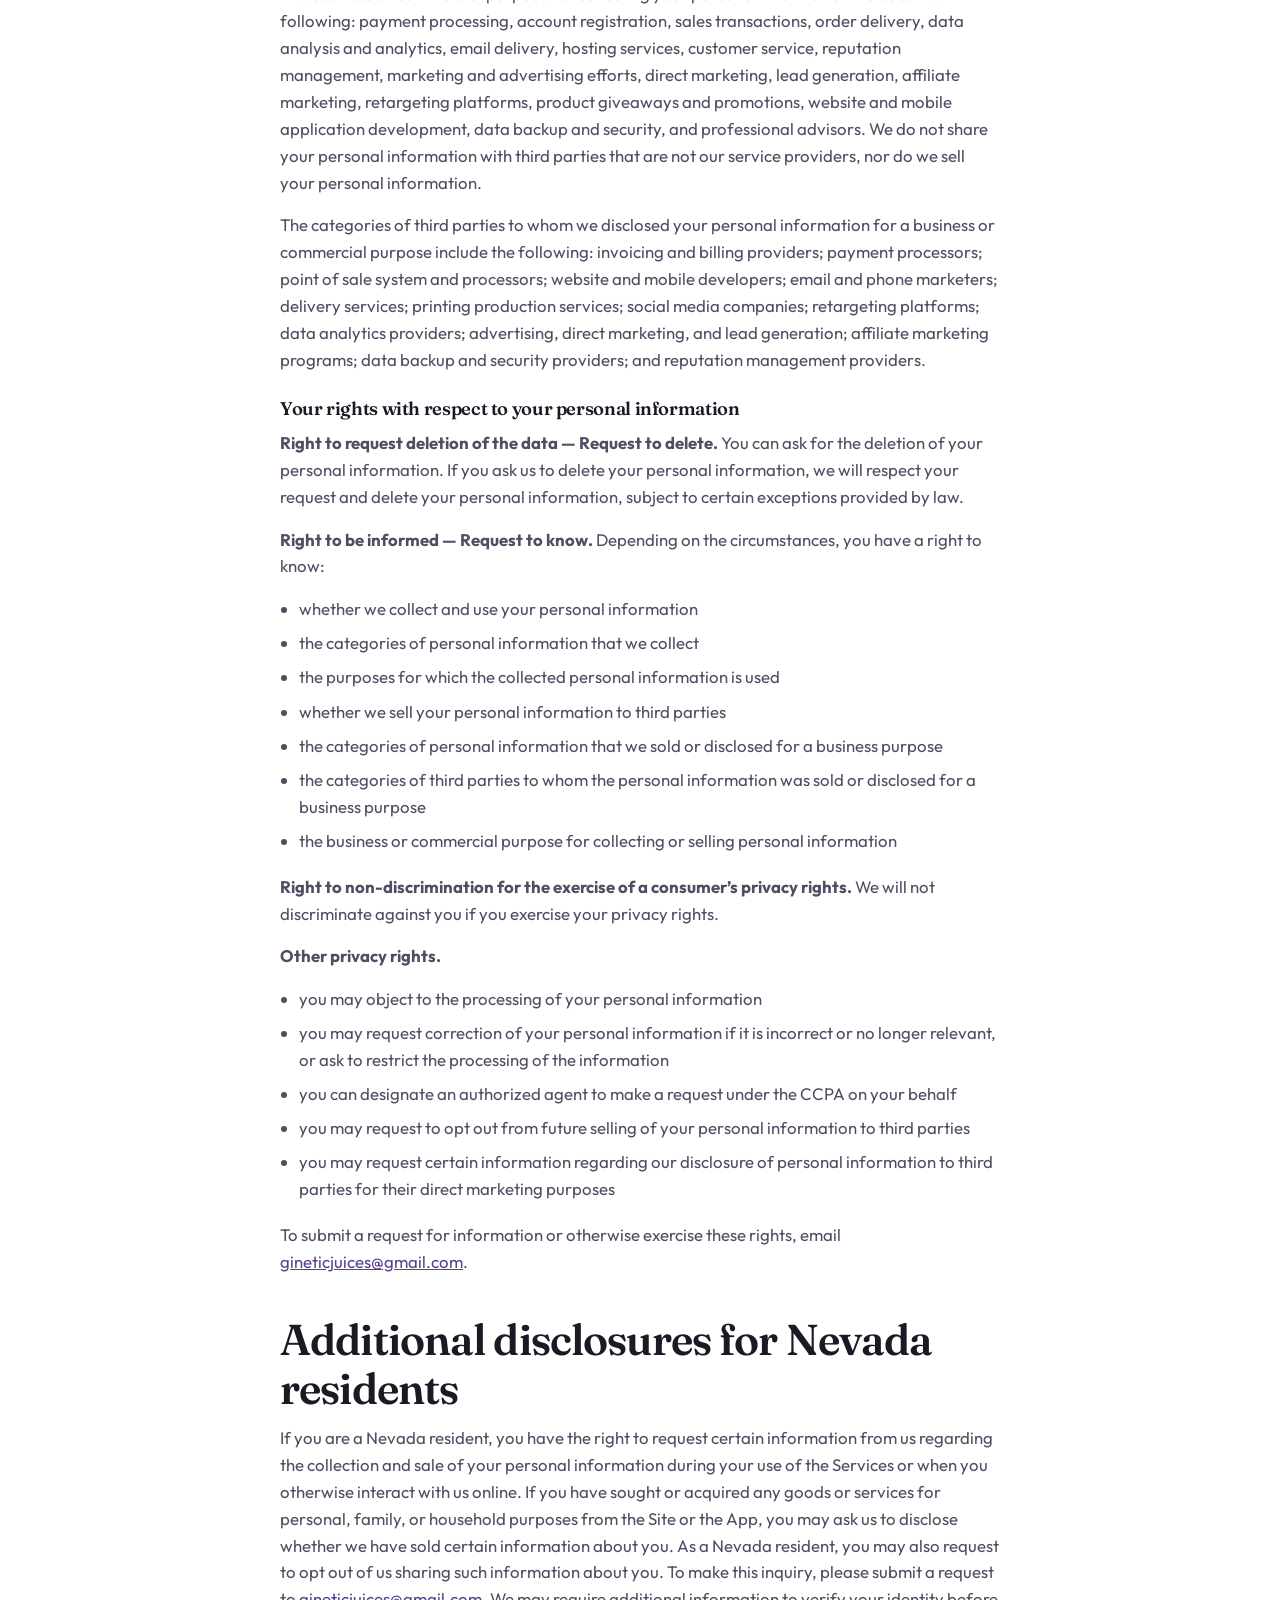
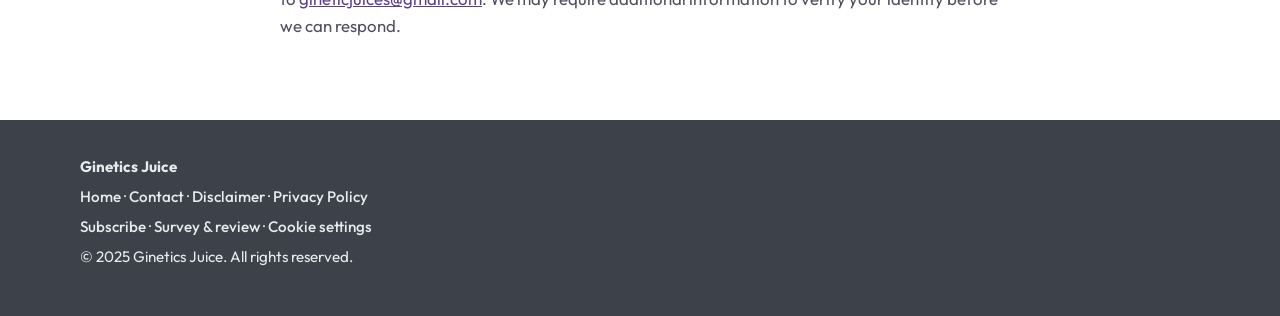
<file: privacy.html>
<!DOCTYPE html>
<html lang="en">
  <head>
    <meta charset="utf-8" />
    <meta name="viewport" content="width=device-width, initial-scale=1" />
    <title>Privacy Policy — Ginetics Juice</title>
    <meta
      name="description"
      content="Privacy Policy for Ginetics Juice, LLC. How we collect, use, and share personal information, and the rights you have."
    />
    <link rel="icon" href="images/logo-mark.jpg" type="image/jpeg" />
    <link rel="preconnect" href="https://fonts.googleapis.com" />
    <link rel="preconnect" href="https://fonts.gstatic.com" crossorigin />
    <link
      href="https://fonts.googleapis.com/css2?family=Fraunces:opsz,wght@9..144,500;9..144,600;9..144,700&family=Outfit:wght@400;500;600&display=swap"
      rel="stylesheet"
    />
    <link rel="stylesheet" href="styles.css" />
  </head>
  <body>
    <a class="skip-link" href="#main">Skip to content</a>

    <header class="site-header">
      <div class="header-inner">
        <a class="logo" href="index.html" aria-label="Ginetics Juice home">
          <img class="logo-mark" src="images/logo-mark.jpg" alt="Ginetics Juice" width="1024" height="1024" />
        </a>
        <button
          class="nav-toggle"
          type="button"
          aria-expanded="false"
          aria-controls="site-nav"
          aria-label="Open menu"
        >
          <span></span>
          <span></span>
        </button>
        <nav id="site-nav" class="site-nav" aria-label="Primary">
          <a href="menu.html">Menu</a>
          <a href="learn.html">Learn</a>
          <a href="about.html">Our Story</a>
          <a href="faq.html">FAQ</a>
          <a class="nav-cta" href="order.html">Order</a>
        </nav>
      </div>
    </header>

    <main id="main" class="legal">
      <p class="eyebrow">Policies</p>
      <h1>Privacy Policy</h1>
      <p class="lede">Ginetics Juice respects your privacy.</p>
      <p class="legal-meta">Last updated: September 16, 2026</p>

      <p>
        This Privacy Policy (“Privacy Policy”) is provided by Ginetics Juice, LLC
        (“Ginetics Juice”, “we”, “us” or “our”). It applies to all personal
        information we collect from you, whether in written, electronic, or oral
        form, when you use our mobile application (the “App”), visit our website
        (the “Site”), and more generally, use any of our services (the
        “Services”, which include the App and the Site).
      </p>
      <p>
        We appreciate that you are trusting us with the personal information and
        data we collect or receive from you, as we take your privacy very
        seriously. This Privacy Policy explains what information we collect, how
        we use it, and what rights you have in relation to it. You can choose
        not to provide certain information, but then you might not be able to
        take advantage of certain features of the Services.
      </p>
      <p>
        Please read this Privacy Policy carefully. By using or accessing the
        Services, you consent to the collection and use of your personal
        information in accordance with this Privacy Policy.
      </p>

      <h2 id="cookie-choices">Cookies, email, and surveys on this website</h2>
      <p>
        The first time you visit, a banner asks you to accept or reject optional
        cookies. We save that choice on your device so we do not ask every time.
        You can change it with <strong>Cookie settings</strong> in the footer.
        We do not currently use advertising cookies or analytics. If we add
        them later, they will only run if you have accepted optional cookies.
      </p>
      <p>
        To subscribe to restocks and specials, use the subscribe form on the
        <a href="order.html#subscribe-form">Order</a> page or the home page.
        To stop those emails, use
        <a href="order.html#unsubscribe-form">Unsubscribe</a>
        or email
        <a href="mailto:gineticjuices@gmail.com?subject=Unsubscribe%20%E2%80%94%20Ginetics">gineticjuices@gmail.com</a>.
        You may still receive messages about an order you placed.
      </p>
      <p>
        You can rate Ginetics and send comments through the
        <a href="order.html#survey-form">survey on the Order page</a>.
        That same page link can be included in emails and Instagram posts.
      </p>

      <h2>Collection, use, and sharing of personal information</h2>
      <h3>Personal information we collect</h3>
      <p>
        We collect personal information that you voluntarily provide to us when
        you use the Services, that is automatically collected when you use the
        Services, and that is collected from third parties, including our
        business partners and service providers. The personal information that
        we collect depends on the context of your interactions with us and the
        Services, the choices you make, and the features you use. It may include:
      </p>
      <ul>
        <li><strong>Contact data</strong>, such as your first and last name, email, zip code, and phone number</li>
        <li><strong>Profile data</strong>, such as your account password and other information you include in your account profile</li>
        <li><strong>Characteristic data</strong>, such as gender, shirt size, and date of birth</li>
        <li><strong>Communication data</strong>, such as the communications exchanged when you contact us, including email correspondence</li>
        <li><strong>Geo-location data</strong>, such as location-based information from your mobile device or computer, either continuously or while you are using our App or Site</li>
        <li><strong>Payment and transactional data</strong>, such as the information needed to complete your orders on or through the App or the Site (including name, credit card information, and billing information), information about your payment transactions, and your order history</li>
        <li><strong>Marketing data</strong>, such as your preferences for receiving communications about our products or services; details about how you engage with our communications; and information you provide when you participate in a promotion</li>
        <li><strong>Device and activity data</strong>, such as your mobile device or computer, browser type, your activity over time on the App, the Site, and other online services, IP address, the website you visited before browsing to our App or Site, pages you viewed, how long you spent on a page, navigation paths between pages, information about your activity on a page, access times, and duration of access</li>
        <li><strong>Information automatically collected</strong> when you use the Services, such as cookies and similar tracking technologies, log and usage data, location data, push notifications, and behavioral tracking</li>
        <li>
          <strong>Information from other sources</strong>, such as affiliate programs, third-party service providers, and business partners. We may collect the personal information that you or the third-party platform makes available to us, including your social media account ID and/or username, profile picture, email address, friends list or information about the people and groups you are connected to and how you interact with them, and any information you have made public in connection with that social media service. When you access the Services through social media services or connect the Services to social media services, you are authorizing us to collect, store, and use such information and content in accordance with this Privacy Policy.
        </li>
        <li>Other information that we may collect which is not specifically listed here, which we will use as described in this Privacy Policy or as otherwise disclosed at the time of collection</li>
      </ul>
      <p>
        All personal information that you provide to us must be true, complete,
        and accurate, and you must notify us of any changes to such personal
        information.
      </p>

      <h3>How we use your personal information</h3>
      <p>We use personal information we collect or receive from you for a variety of purposes, including:</p>
      <ul>
        <li><strong>Fulfill and manage your orders.</strong> We may use your information to fulfill and manage your orders and payments made through the App or the Site.</li>
        <li><strong>To deliver and facilitate delivery of services to you.</strong> We may use your information to provide you with the services you requested.</li>
        <li><strong>To communicate.</strong> We may use your information in order to communicate with you, request feedback, or to contact you about your use of the Services.</li>
        <li><strong>To manage your account.</strong> We may use your information to manage your account and keep it in working order.</li>
        <li><strong>To send administrative information to you.</strong> We may use your information to send you product, service, and new feature information and/or information about changes to our terms, conditions, and policies.</li>
        <li><strong>To protect you.</strong> We may use your information as part of our efforts to keep our App and Site safe and secure.</li>
        <li><strong>To fulfill obligations.</strong> We may use your information to fulfill your contractual obligations with us or carry out other legitimate business interests.</li>
        <li><strong>To support.</strong> We may use your information to respond to your inquiries and solve any potential issues you might have with the use of our Services.</li>
        <li><strong>Marketing and advertising.</strong> We and our third-party advertising partners may collect and use your personal information for marketing and advertising purposes, if this is in accordance with your marketing preferences. You can opt out of our marketing emails at any time by following the opt-out or unsubscribe instructions at the bottom of the email or through the manage subscription option on your account on the App.</li>
        <li><strong>Compliance and protection.</strong> We may use your information to comply with applicable laws, lawful requests, and legal process, such as to respond to subpoenas or requests from government authorities or enforce the terms and conditions that govern the Services.</li>
        <li><strong>Deliver targeted advertising to you.</strong> We may use your information to develop and display personalized content and advertising (and work with third parties who do so) tailored to your interests and/or location and to measure its effectiveness.</li>
        <li><strong>Research and development.</strong> We may use your information for research and development purposes, including to analyze and improve the Services and our business. We may create aggregated, de-identified, or other anonymous data from your personal information we collect. We make personal information into anonymous data by removing information that makes the data personally identifiable to you. We may use this anonymous data and share it with third parties for our lawful business purposes, including to analyze and improve the Services and promote our business.</li>
        <li><strong>Interest-based advertising.</strong> We may contract with third-party advertising companies and social media companies to display ads on our App or Site. These companies may use cookies and similar technologies to try to tailor the ads you see online to your interests based on your activity over time across our Services, or your interaction with our emails. These ads are known as “interest-based advertisements”.</li>
        <li><strong>For other purposes.</strong> We may also use your information for other purposes described in this Privacy Policy or at the time we collect the information.</li>
      </ul>

      <h3>How we share your personal information</h3>
      <p>We may process or share your personal information as follows:</p>
      <ul>
        <li><strong>Consent.</strong> We may process your information if you have given us specific consent to use your information for a specific purpose.</li>
        <li><strong>Legitimate interests.</strong> We may process your information when it is reasonably necessary to achieve our legitimate business interests.</li>
        <li><strong>Performance of a contract.</strong> We may process your information to fulfill the terms of our contract where we have entered into a contract with you.</li>
        <li><strong>Legal obligations.</strong> We may disclose your information where we are legally required to do so in order to comply with applicable law, governmental requests, a judicial proceeding, court order, or legal process, such as in response to a court order or a subpoena or other legal compliance.</li>
        <li><strong>Business transfers.</strong> We may share or transfer your information in connection with, or during negotiations of, any merger, sale of company assets, financing, or acquisition of all or a portion of our business to another company.</li>
        <li>
          <strong>Vendors, consultants, and other third-party service providers.</strong>
          We may share your information with third-party vendors, service providers, contractors, or agents who perform services for us or on our behalf and require access to such information to provide such services, such as payment processing, account registration, sales transactions, order delivery, data analysis and analytics, email delivery, hosting services, customer service, reputation management, marketing and advertising efforts, direct marketing, lead generation, affiliate marketing, retargeting platforms, product giveaways and promotions, website and mobile application development, data backup and security, and professional advisors. We may allow selected third parties to use tracking technology on the App or the Site, which will enable them to collect data on our behalf about how you interact with our App or Site over time. This information may be used to, among other things, analyze and track data, determine the popularity of certain content, pages, or features, and better understand online activity. We do not share, sell, rent, or trade any of your information with third parties for their promotional purposes unless otherwise provided in this Privacy Policy.
        </li>
        <li><strong>Affiliates.</strong> We may share your information with our subsidiaries and affiliates, in which case we will require those affiliates to honor this Privacy Policy.</li>
        <li><strong>Business partners.</strong> We may share your information with our business partners to offer you certain products, services, or promotions.</li>
      </ul>

      <h2>Choices concerning your personal information</h2>
      <p>You have the following choices with respect to your personal information:</p>
      <ul>
        <li>
          <strong>Access, update, or delete your information.</strong>
          You may review, update, or edit your account information by visiting the manage subscription option on your account on the App. You may also deactivate your account pursuant to our terms and conditions. We may retain relevant information related to your account when permitted by law or for legitimate business purposes. You may also send us an email at
          <a href="mailto:gineticjuices@gmail.com">gineticjuices@gmail.com</a>
          to request access to, or to correct any personal information that you have provided to us.
        </li>
        <li>
          <strong>Opt out of marketing communications.</strong>
          You may opt out of marketing-related emails by using the
          <a href="order.html#unsubscribe-form">unsubscribe form</a>,
          by following the opt-out or unsubscribe instructions at the bottom of
          an email, or by writing
          <a href="mailto:gineticjuices@gmail.com">gineticjuices@gmail.com</a>.
          You may continue to receive service-related and other non-marketing emails.
        </li>
        <li>
          <strong>Disclosure of your information for third-party marketing.</strong>
          If you do not want us to share your personal information with unaffiliated or non-agent third parties for promotional purposes, you can opt out by sending us an email stating your request to
          <a href="mailto:gineticjuices@gmail.com">gineticjuices@gmail.com</a>.
        </li>
      </ul>

      <h2>Who we share your personal information with</h2>
      <p>
        We only share and disclose your personal information with service
        providers that provide the following services for us: payment processing,
        account registration, sales transactions, order delivery, data analysis
        and analytics, email delivery, hosting services, customer service,
        reputation management, marketing and advertising efforts, direct
        marketing, lead generation, affiliate marketing, retargeting platforms,
        product giveaways and promotions, website and mobile application
        development, data backup and security, and professional advisors. If we
        have processed your information based on your consent and you wish to
        revoke your consent, please contact us at
        <a href="mailto:gineticjuices@gmail.com">gineticjuices@gmail.com</a>.
      </p>

      <h2>Choosing not to share your personal information</h2>
      <p>
        If you do not provide the information that we need to provide the
        Services, we may not be able to provide you with the Services or certain
        features. We will tell you what information you must provide to receive
        the Services when we request it.
      </p>

      <h2>Changes in privacy policy</h2>
      <p>
        We may update this Privacy Policy from time to time. The updated version
        will be indicated by an updated “Last Updated” date at the top of this
        Privacy Policy and the updated version will be effective as soon as it
        is accessible. If we make material changes to this Privacy Policy, we
        may notify you either by prominently posting a notice of such changes or
        by directly sending you a notification. We encourage you to review this
        Privacy Policy frequently to be informed of how we are protecting your
        information.
      </p>

      <h2>Third-party services</h2>
      <p>
        The Services may contain links to websites and other online services
        operated by third parties. These links are not an endorsement of, or
        representation that we are affiliated with, any third party. In
        addition, our content may be included on webpages or other online
        services that are not associated with us. We do not control websites or
        other online services operated by third parties, and we are not
        responsible for their actions. Other websites and online services follow
        different rules regarding the collection, use, and sharing of your
        personal information. We encourage you to read the privacy policies of
        the other websites and online services you use.
      </p>

      <h2>Security</h2>
      <p>
        The App and Site limit the number of employees that have access to the
        databases that contain personal information, and our employees are
        advised of the importance of confidentiality. However, security risk is
        inherent in all internet and information technologies and we cannot
        guarantee the security of your personal information. Despite our
        safeguards and efforts to secure your information, no electronic
        transmission over the internet or information storage technology can be
        guaranteed to be 100% secure, so we cannot promise or guarantee that
        hackers, cybercriminals, or other unauthorized third parties will not be
        able to defeat our security, and improperly collect, access, steal, or
        modify your information. Although we will do our best to protect your
        personal information, transmission of personal information to and from
        our App or Site is at your own risk. You should only access the App or
        Site within a secure environment.
      </p>

      <h2>Children</h2>
      <p>
        We do not knowingly solicit data or information from or market to
        children under 18 years of age. By using the Services, you represent
        that you are at least 18 or that you are the parent or guardian of such
        a minor and consent to such minor dependent’s use of the Services. If we
        learn that personal information from users less than 18 years of age has
        been collected, we will deactivate the account and take reasonable
        measures to promptly delete such data from our records. If you become
        aware of any data we may have collected from children under age 18,
        please contact us at
        <a href="mailto:gineticjuices@gmail.com">gineticjuices@gmail.com</a>.
      </p>

      <h2>Do not track</h2>
      <p>
        Some browsers and mobile applications include a Do-Not-Track (“DNT”)
        feature or setting you can activate to signal your privacy preference
        not to have data about your online browsing activities monitored and
        collected. We do not currently respond to DNT browser signals or any
        other mechanism that automatically communicates your choice not to be
        tracked online. If a standard for online tracking is adopted that we
        must follow in the future, we will inform you about that practice in a
        revised version of this Privacy Policy.
      </p>

      <h2>Questions / contact us</h2>
      <p>
        If you have any questions, comments, or concerns regarding our privacy
        practices, please contact us:
      </p>
      <address>
        Attn: Ginetics Juice<br />
        2400 Ace Ln.<br />
        Lewisville, TX 75067<br />
        Email:
        <a href="mailto:gineticjuices@gmail.com">gineticjuices@gmail.com</a>
      </address>

      <h2>Additional disclosures for California residents</h2>
      <h3>CCPA privacy notice</h3>
      <p>
        If you are a California resident, we must adhere to certain rights and
        obligations regarding your personal information. Pursuant to the
        California Consumer Privacy Act of 2018 (“CCPA”), below is a summary of
        the “personal information” categories, as identified and defined by the
        CCPA, that we collect, the reason we collect your personal information,
        where we obtain the personal information, and the third parties with
        whom we may share your personal information. We do not generally sell
        information as the term “sell” is traditionally understood. However, if
        and to the extent “sale” under the CCPA is interpreted to include
        advertising technology activities such as those implemented specifically
        for interest-based advertising, we will comply with applicable law as to
        such activity.
      </p>

      <h3>What categories of personal information do we collect?</h3>
      <p>We have collected the following categories of personal information in the preceding twelve (12) months:</p>
      <ul>
        <li>Identifiers, such as name, address, phone number, email, IP address, and other similar identifiers</li>
        <li>Personal information categories listed in the California Customer Records statute, such as name, contact information, and financial information</li>
        <li>Protected classifications, such as gender and date of birth</li>
        <li>Commercial information, such as transaction information, purchase history, financial details, and payment information</li>
        <li>Internet or other similar network activity, such as browsing history, search history, online behavior, interest data, and interactions with our and other websites, applications, systems, and advertisements</li>
        <li>Geolocation data, such as device location</li>
        <li>Inferences drawn from other personal information, such as inferences drawn from any of the collected personal information listed above to create a profile or summary about, for example, an individual’s preferences and characteristics</li>
      </ul>
      <p>We may also collect other personal information outside of these categories in instances where you interact with us in-person, online, or by phone or mail in the context of:</p>
      <ul>
        <li>Receiving help through our customer support channels</li>
        <li>Participation in customer surveys or contests</li>
        <li>Facilitation in the delivery of our Services and to respond to your inquiries</li>
      </ul>

      <h3>How do we use and share your personal information?</h3>
      <p>
        More information about our data collection and sharing practices can be
        found in this Privacy Policy. You may contact us using the contact
        details in this Privacy Policy.
      </p>

      <h3>Will your personal information be shared with anyone else?</h3>
      <p>
        We may disclose your personal information with our service providers in
        order to provide the Services. We have disclosed the following
        categories of personal information to third parties for a business or
        commercial purpose in the preceding twelve (12) months:
      </p>
      <ul>
        <li>Identifiers, such as name, address, phone number, email, IP address, and other similar identifiers</li>
        <li>Personal information categories listed in the California Customer Records statute, such as name, contact information, and financial information</li>
        <li>Protected classifications, such as gender and date of birth</li>
        <li>Commercial information, such as transaction information, purchase history, financial details, and payment information</li>
        <li>Internet or other similar network activity, such as browsing history, search history, online behavior, interest data, and interactions with our and other websites, applications, systems, and advertisements</li>
        <li>Geolocation data, such as device location</li>
        <li>Inferences drawn from other personal information, such as inferences drawn from any of the collected personal information listed above to create a profile or summary about, for example, an individual’s preferences and characteristics</li>
      </ul>
      <p>
        The business or commercial purpose for collecting your personal
        information includes the following: payment processing, account
        registration, sales transactions, order delivery, data analysis and
        analytics, email delivery, hosting services, customer service,
        reputation management, marketing and advertising efforts, direct
        marketing, lead generation, affiliate marketing, retargeting platforms,
        product giveaways and promotions, website and mobile application
        development, data backup and security, and professional advisors. We do
        not share your personal information with third parties that are not our
        service providers, nor do we sell your personal information.
      </p>
      <p>
        The categories of third parties to whom we disclosed your personal
        information for a business or commercial purpose include the following:
        invoicing and billing providers; payment processors; point of sale
        system and processors; website and mobile developers; email and phone
        marketers; delivery services; printing production services; social media
        companies; retargeting platforms; data analytics providers; advertising,
        direct marketing, and lead generation; affiliate marketing programs;
        data backup and security providers; and reputation management providers.
      </p>

      <h3>Your rights with respect to your personal information</h3>
      <p><strong>Right to request deletion of the data — Request to delete.</strong> You can ask for the deletion of your personal information. If you ask us to delete your personal information, we will respect your request and delete your personal information, subject to certain exceptions provided by law.</p>
      <p><strong>Right to be informed — Request to know.</strong> Depending on the circumstances, you have a right to know:</p>
      <ul>
        <li>whether we collect and use your personal information</li>
        <li>the categories of personal information that we collect</li>
        <li>the purposes for which the collected personal information is used</li>
        <li>whether we sell your personal information to third parties</li>
        <li>the categories of personal information that we sold or disclosed for a business purpose</li>
        <li>the categories of third parties to whom the personal information was sold or disclosed for a business purpose</li>
        <li>the business or commercial purpose for collecting or selling personal information</li>
      </ul>
      <p><strong>Right to non-discrimination for the exercise of a consumer’s privacy rights.</strong> We will not discriminate against you if you exercise your privacy rights.</p>
      <p><strong>Other privacy rights.</strong></p>
      <ul>
        <li>you may object to the processing of your personal information</li>
        <li>you may request correction of your personal information if it is incorrect or no longer relevant, or ask to restrict the processing of the information</li>
        <li>you can designate an authorized agent to make a request under the CCPA on your behalf</li>
        <li>you may request to opt out from future selling of your personal information to third parties</li>
        <li>you may request certain information regarding our disclosure of personal information to third parties for their direct marketing purposes</li>
      </ul>
      <p>
        To submit a request for information or otherwise exercise these rights,
        email
        <a href="mailto:gineticjuices@gmail.com">gineticjuices@gmail.com</a>.
      </p>

      <h2>Additional disclosures for Nevada residents</h2>
      <p>
        If you are a Nevada resident, you have the right to request certain
        information from us regarding the collection and sale of your personal
        information during your use of the Services or when you otherwise
        interact with us online. If you have sought or acquired any goods or
        services for personal, family, or household purposes from the Site or
        the App, you may ask us to disclose whether we have sold certain
        information about you. As a Nevada resident, you may also request to opt
        out of us sharing such information about you. To make this inquiry,
        please submit a request to
        <a href="mailto:gineticjuices@gmail.com">gineticjuices@gmail.com</a>.
        We may require additional information to verify your identity before we
        can respond.
      </p>
    </main>

    <footer class="site-footer">
      <div class="footer-inner">
        <p><strong>Ginetics Juice</strong></p>
        <p>
          <a href="index.html">Home</a>
          ·
          <a href="order.html">Contact</a>
          ·
          <a href="disclaimer.html">Disclaimer</a>
          ·
          <a href="privacy.html">Privacy Policy</a>
        </p>
        <p>© 2025 Ginetics Juice. All rights reserved.</p>
      </div>
    </footer>

    <script src="script.js"></script>
  </body>
</html>
</file>
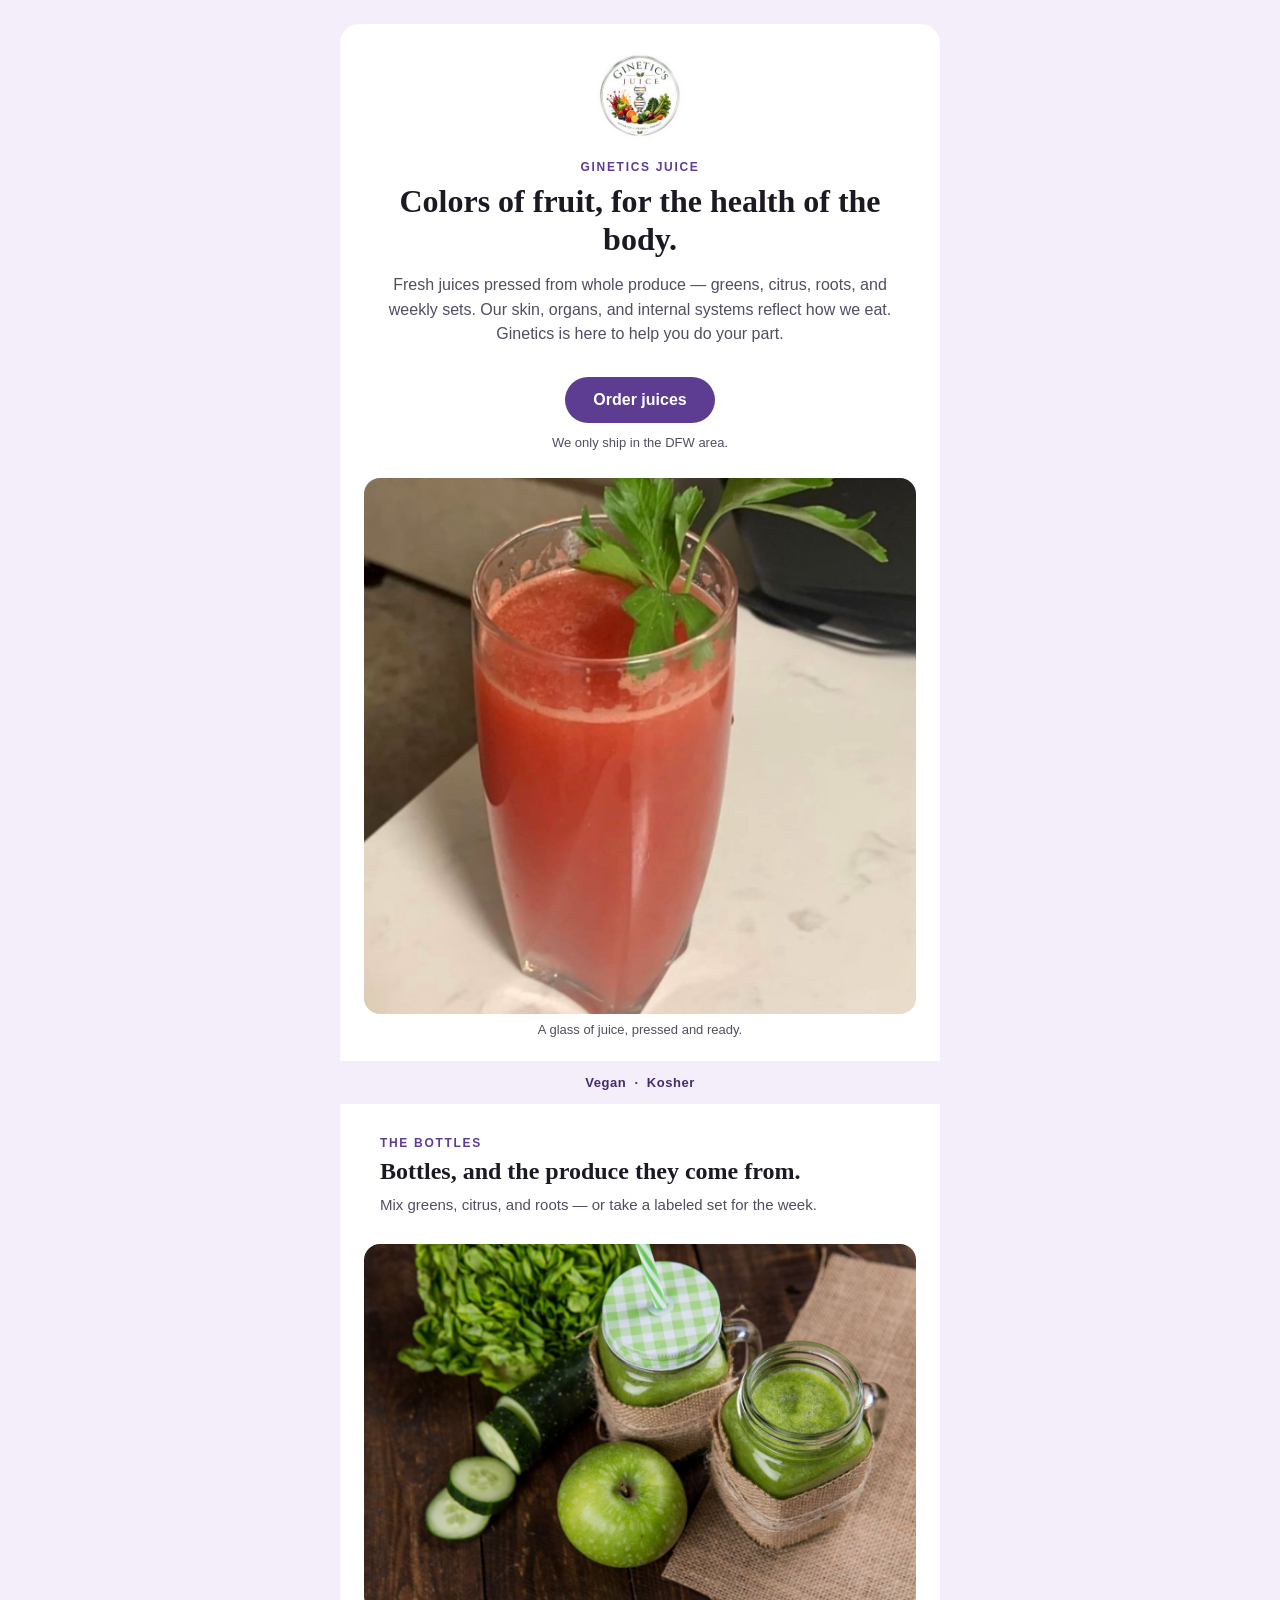
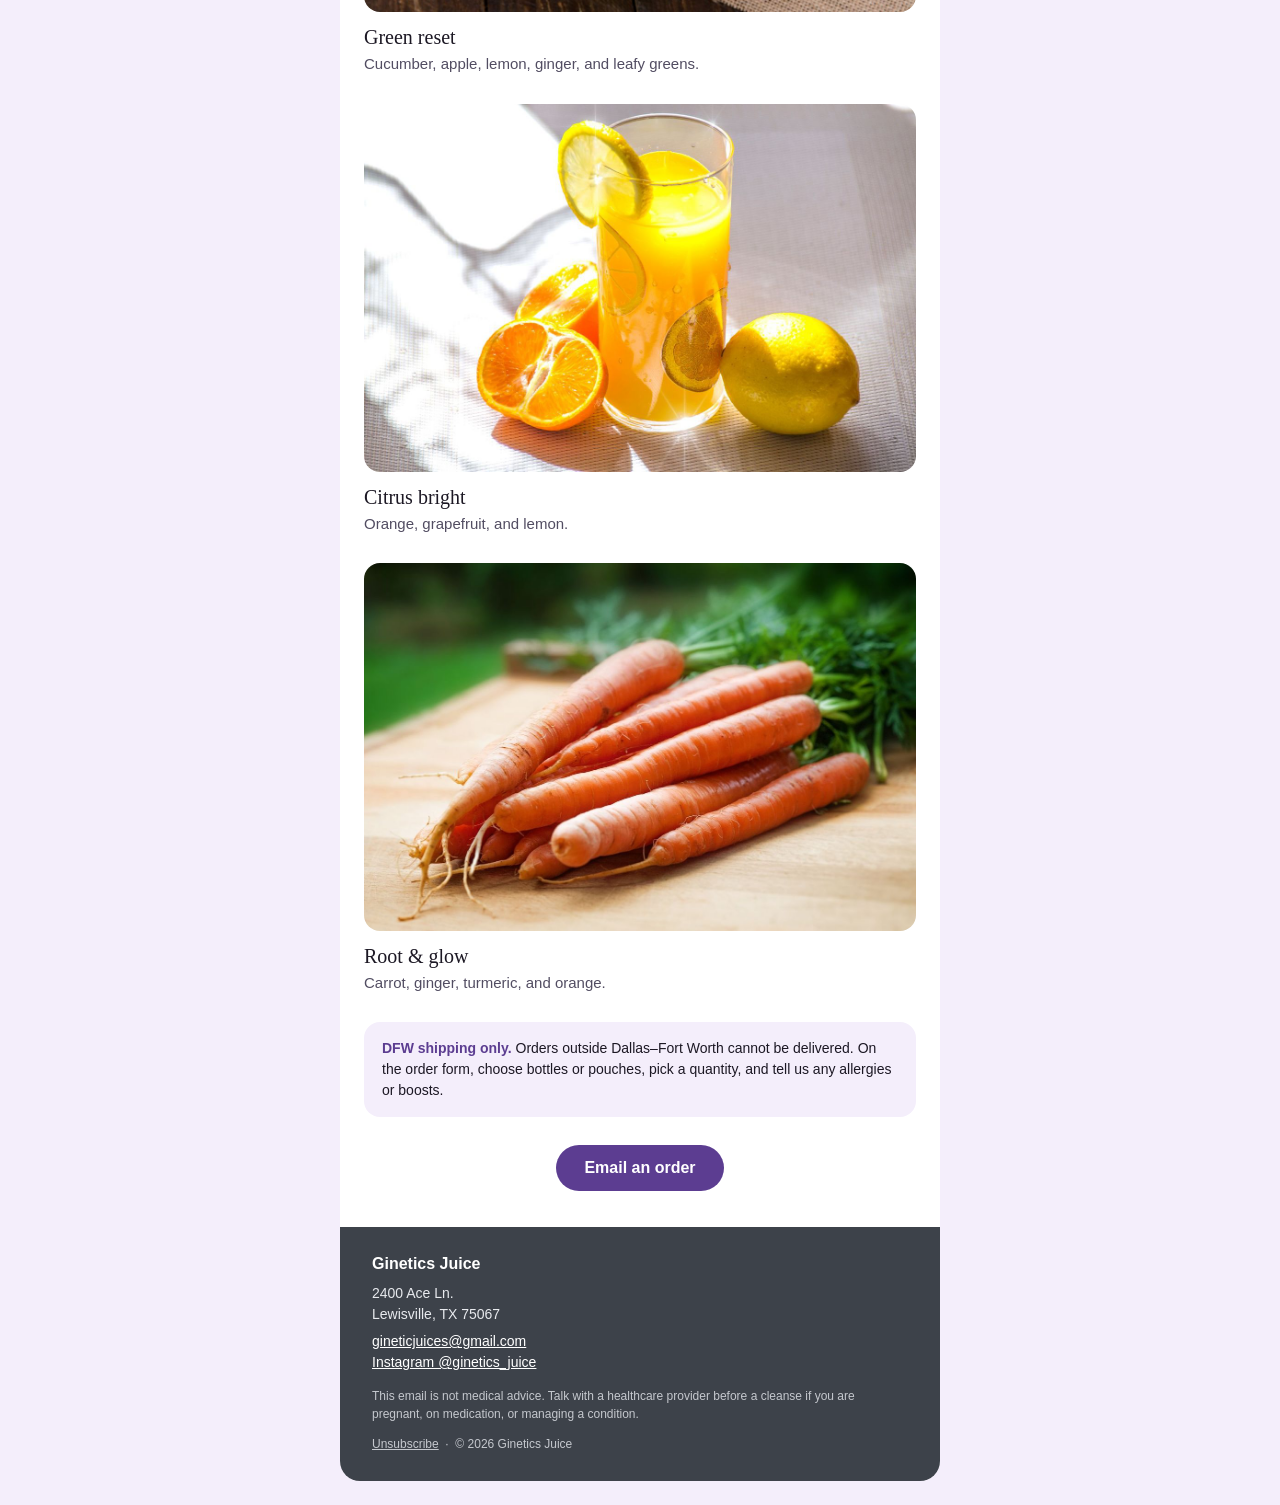
<file: email/ginetics-marketing.html>
<!DOCTYPE html>
<html lang="en" xmlns="http://www.w3.org/1999/xhtml" xmlns:v="urn:schemas-microsoft-com:vml" xmlns:o="urn:schemas-microsoft-com:office:office">
<head>
  <meta charset="utf-8" />
  <meta name="viewport" content="width=device-width, initial-scale=1" />
  <meta http-equiv="X-UA-Compatible" content="IE=edge" />
  <title>Ginetics Juice — colors of fruit, for the health of the body</title>
  <!--
    Ginetics marketing email template
    - Preview this file in a browser.
    - In Mailchimp / Klaviyo / etc, paste the HTML and upload the images in email/images/.
    - Swap the Order button href for your live site when you have one.
    - Replace #unsubscribe with your ESP unsubscribe tag (Mailchimp: *|UNSUB|*).
  -->
  <!--[if mso]>
  <noscript>
    <xml>
      <o:OfficeDocumentSettings>
        <o:PixelsPerInch>96</o:PixelsPerInch>
      </o:OfficeDocumentSettings>
    </xml>
  </noscript>
  <![endif]-->
  <style type="text/css">
    @media screen {
      .serif { font-family: "Fraunces", Georgia, "Times New Roman", serif !important; }
      .sans { font-family: "Outfit", Arial, Helvetica, sans-serif !important; }
    }
    @media only screen and (max-width: 620px) {
      .wrapper { width: 100% !important; }
      .px { padding-left: 20px !important; padding-right: 20px !important; }
      .hero { height: auto !important; }
    }
  </style>
</head>
<body style="margin:0; padding:0; background-color:#f4eefb; -webkit-text-size-adjust:100%; -ms-text-size-adjust:100%;">
  <div style="display:none; max-height:0; overflow:hidden; mso-hide:all;">
    Fresh juices from Lewisville. Vegan, kosher. DFW shipping only.
  </div>

  <table role="presentation" cellpadding="0" cellspacing="0" border="0" width="100%" style="background-color:#f4eefb;">
    <tr>
      <td align="center" style="padding:24px 12px;">
        <table role="presentation" class="wrapper" cellpadding="0" cellspacing="0" border="0" width="600" style="width:600px; max-width:600px; background-color:#ffffff; border-radius:20px; overflow:hidden;">

          <!-- Header -->
          <tr>
            <td align="center" style="padding:28px 24px 12px; background-color:#ffffff;">
              <a href="mailto:gineticjuices@gmail.com?subject=Juice%20order%20%E2%80%94%20Ginetics" style="text-decoration:none;">
                <img src="images/logo.jpg" alt="Ginetics Juice" width="88" height="88" style="display:block; width:88px; height:88px; border:0; border-radius:50%;" />
              </a>
            </td>
          </tr>

          <!-- Hero copy -->
          <tr>
            <td class="px" align="center" style="padding:8px 40px 8px; font-family:Arial, Helvetica, sans-serif;">
              <p style="margin:0 0 8px; font-size:12px; letter-spacing:0.14em; text-transform:uppercase; font-weight:600; color:#5c3d91;">
                Ginetics Juice
              </p>
              <h1 class="serif" style="margin:0 0 14px; font-family:Georgia, 'Times New Roman', serif; font-size:32px; line-height:1.2; font-weight:700; color:#1c1824;">
                Colors of fruit, for the health of the body.
              </h1>
              <p class="sans" style="margin:0; font-size:16px; line-height:1.55; color:#524d62;">
                Fresh juices pressed from whole produce — greens, citrus, roots, and weekly sets. Our skin, organs, and internal systems reflect how we eat. Ginetics is here to help you do your part.
              </p>
            </td>
          </tr>

          <!-- CTA -->
          <tr>
            <td align="center" style="padding:22px 24px 10px;">
              <table role="presentation" cellpadding="0" cellspacing="0" border="0">
                <tr>
                  <td align="center" bgcolor="#5c3d91" style="background-color:#5c3d91; border-radius:999px;">
                    <a href="mailto:gineticjuices@gmail.com?subject=Juice%20order%20%E2%80%94%20Ginetics" style="display:inline-block; padding:14px 28px; font-family:Arial, Helvetica, sans-serif; font-size:16px; font-weight:600; color:#ffffff; text-decoration:none; border-radius:999px;">
                      Order juices
                    </a>
                  </td>
                </tr>
              </table>
              <p style="margin:12px 0 0; font-family:Arial, Helvetica, sans-serif; font-size:13px; color:#524d62;">
                We only ship in the DFW area.
              </p>
            </td>
          </tr>

          <!-- Hero photo -->
          <tr>
            <td style="padding:18px 24px 8px;">
              <img class="hero" src="images/hero.jpg" alt="A tall glass of freshly pressed pink juice with parsley" width="552" style="display:block; width:100%; max-width:552px; height:auto; border:0; border-radius:16px;" />
            </td>
          </tr>
          <tr>
            <td align="center" style="padding:0 24px 24px; font-family:Arial, Helvetica, sans-serif; font-size:13px; color:#524d62;">
              A glass of juice, pressed and ready.
            </td>
          </tr>

          <!-- Diet tags -->
          <tr>
            <td align="center" bgcolor="#f4eefb" style="padding:14px 24px; background-color:#f4eefb; font-family:Arial, Helvetica, sans-serif; font-size:13px; font-weight:600; letter-spacing:0.04em; color:#432c6d;">
              Vegan &nbsp;·&nbsp; Kosher
            </td>
          </tr>

          <!-- Menu intro -->
          <tr>
            <td class="px" style="padding:32px 40px 8px; font-family:Arial, Helvetica, sans-serif;">
              <p style="margin:0 0 6px; font-size:12px; letter-spacing:0.14em; text-transform:uppercase; font-weight:600; color:#5c3d91;">
                The bottles
              </p>
              <h2 class="serif" style="margin:0 0 8px; font-family:Georgia, 'Times New Roman', serif; font-size:24px; line-height:1.25; color:#1c1824;">
                Bottles, and the produce they come from.
              </h2>
              <p style="margin:0; font-size:15px; line-height:1.5; color:#524d62;">
                Mix greens, citrus, and roots — or take a labeled set for the week.
              </p>
            </td>
          </tr>

          <!-- Green reset -->
          <tr>
            <td style="padding:20px 24px 8px;">
              <img src="images/green-reset.jpg" alt="Green juice in mason jars with apple, cucumber, and lettuce" width="552" style="display:block; width:100%; max-width:552px; height:auto; border:0; border-radius:16px;" />
              <p class="serif" style="margin:14px 0 4px; font-family:Georgia, 'Times New Roman', serif; font-size:20px; color:#1c1824;">Green reset</p>
              <p style="margin:0; font-family:Arial, Helvetica, sans-serif; font-size:15px; line-height:1.5; color:#524d62;">Cucumber, apple, lemon, ginger, and leafy greens.</p>
            </td>
          </tr>

          <!-- Citrus bright -->
          <tr>
            <td style="padding:20px 24px 8px;">
              <img src="images/citrus-bright.jpg" alt="Citrus juice with a halved orange and a whole lemon" width="552" style="display:block; width:100%; max-width:552px; height:auto; border:0; border-radius:16px;" />
              <p class="serif" style="margin:14px 0 4px; font-family:Georgia, 'Times New Roman', serif; font-size:20px; color:#1c1824;">Citrus bright</p>
              <p style="margin:0; font-family:Arial, Helvetica, sans-serif; font-size:15px; line-height:1.5; color:#524d62;">Orange, grapefruit, and lemon.</p>
            </td>
          </tr>

          <!-- Root & glow -->
          <tr>
            <td style="padding:20px 24px 28px;">
              <img src="images/root-glow.jpg" alt="A bunch of fresh carrots with their greens still on" width="552" style="display:block; width:100%; max-width:552px; height:auto; border:0; border-radius:16px;" />
              <p class="serif" style="margin:14px 0 4px; font-family:Georgia, 'Times New Roman', serif; font-size:20px; color:#1c1824;">Root &amp; glow</p>
              <p style="margin:0; font-family:Arial, Helvetica, sans-serif; font-size:15px; line-height:1.5; color:#524d62;">Carrot, ginger, turmeric, and orange.</p>
            </td>
          </tr>

          <!-- Shipping note -->
          <tr>
            <td style="padding:0 24px 28px;">
              <table role="presentation" cellpadding="0" cellspacing="0" border="0" width="100%" style="background-color:#f4eefb; border-radius:16px;">
                <tr>
                  <td style="padding:16px 18px; font-family:Arial, Helvetica, sans-serif; font-size:14px; line-height:1.5; color:#1c1824;">
                    <strong style="color:#5c3d91;">DFW shipping only.</strong>
                    Orders outside Dallas–Fort Worth cannot be delivered. On the order form, choose bottles or pouches, pick a quantity, and tell us any allergies or boosts.
                  </td>
                </tr>
              </table>
            </td>
          </tr>

          <!-- Second CTA -->
          <tr>
            <td align="center" style="padding:0 24px 36px;">
              <table role="presentation" cellpadding="0" cellspacing="0" border="0">
                <tr>
                  <td align="center" bgcolor="#5c3d91" style="background-color:#5c3d91; border-radius:999px;">
                    <a href="mailto:gineticjuices@gmail.com?subject=Juice%20order%20%E2%80%94%20Ginetics" style="display:inline-block; padding:14px 28px; font-family:Arial, Helvetica, sans-serif; font-size:16px; font-weight:600; color:#ffffff; text-decoration:none;">
                      Email an order
                    </a>
                  </td>
                </tr>
              </table>
            </td>
          </tr>

          <!-- Footer -->
          <tr>
            <td bgcolor="#3d424a" style="padding:28px 32px; background-color:#3d424a; font-family:Arial, Helvetica, sans-serif; color:#e8eaee;">
              <p style="margin:0 0 10px; font-size:16px; font-weight:700; color:#ffffff;">Ginetics Juice</p>
              <p style="margin:0 0 6px; font-size:14px; line-height:1.5; color:#e8eaee;">
                2400 Ace Ln.<br />
                Lewisville, TX 75067
              </p>
              <p style="margin:0 0 6px; font-size:14px; line-height:1.5;">
                <a href="mailto:gineticjuices@gmail.com" style="color:#ffffff; text-decoration:underline;">gineticjuices@gmail.com</a><br />
                <a href="https://www.instagram.com/ginetics_juice/" style="color:#ffffff; text-decoration:underline;">Instagram @ginetics_juice</a>
              </p>
              <p style="margin:14px 0 0; font-size:12px; line-height:1.5; color:#c5c8ce;">
                This email is not medical advice. Talk with a healthcare provider before a cleanse if you are pregnant, on medication, or managing a condition.
              </p>
              <p style="margin:12px 0 0; font-size:12px; line-height:1.5; color:#c5c8ce;">
                <a href="#unsubscribe" style="color:#c5c8ce; text-decoration:underline;">Unsubscribe</a>
                &nbsp;·&nbsp; © 2026 Ginetics Juice
              </p>
            </td>
          </tr>

        </table>
      </td>
    </tr>
  </table>
</body>
</html>
</file>
<file: styles.css>
:root {
  --ink: #1c1824;
  --ink-soft: #524d62;
  --green: #2a7a52;
  --green-deep: #1c5538;
  --purple: #5c3d91;
  --purple-deep: #432c6d;
  --cream: #f4eefb;
  --paper: #ffffff;
  --citrus: #e3942e;
  --gray: #5c616a;
  --gray-bg: #e8eaee;
  --gray-deep: #3d424a;
  --line: rgba(92, 61, 145, 0.16);
  --white: #fff;
  --shadow: 0 18px 50px rgba(92, 61, 145, 0.12);
  --serif: "Fraunces", "Iowan Old Style", Georgia, serif;
  --sans: "Outfit", "Segoe UI", sans-serif;
  --header: 5.5rem;
  --radius: 1.35rem;
}

*,
*::before,
*::after {
  box-sizing: border-box;
}

html {
  scroll-behavior: smooth;
  scroll-padding-top: calc(var(--header) + 0.75rem);
}

body {
  margin: 0;
  color: var(--ink);
  background:
    radial-gradient(1100px 480px at 8% -12%, rgba(92, 61, 145, 0.1), transparent 52%),
    radial-gradient(900px 400px at 100% 0%, rgba(42, 122, 82, 0.12), transparent 48%),
    var(--paper);
  font-family: var(--sans);
  font-size: 1.05rem;
  line-height: 1.6;
}

img {
  max-width: 100%;
  height: auto;
  display: block;
}

a {
  color: var(--purple);
}

h1,
h2,
h3 {
  font-family: var(--serif);
  font-weight: 600;
  letter-spacing: -0.02em;
  line-height: 1.15;
  margin: 0 0 0.7rem;
}

h1 {
  font-size: clamp(2.4rem, 6vw, 4.4rem);
}

h2 {
  font-size: clamp(1.8rem, 4vw, 2.7rem);
}

h3 {
  font-size: 1.35rem;
}

p {
  margin: 0 0 1rem;
  color: var(--ink-soft);
}

.skip-link {
  position: absolute;
  left: 1rem;
  top: -4rem;
  background: var(--purple);
  color: var(--white);
  padding: 0.6rem 1rem;
  z-index: 100;
}

.skip-link:focus {
  top: 1rem;
}

.site-header {
  position: sticky;
  top: 0;
  z-index: 20;
  backdrop-filter: blur(16px);
  background: rgba(255, 255, 255, 0.9);
  border-bottom: 1px solid var(--line);
}

.header-inner {
  position: relative;
  max-width: 1120px;
  margin: 0 auto;
  min-height: var(--header);
  padding: 0.75rem 1.25rem;
  display: flex;
  align-items: center;
  justify-content: space-between;
  gap: 1rem;
}

.logo {
  display: flex;
  align-items: center;
  gap: 0.7rem;
  color: var(--ink);
  text-decoration: none;
}

.logo-mark {
  width: 4.35rem;
  height: 4.35rem;
  flex: 0 0 auto;
  object-fit: contain;
  object-position: center;
  border: 0;
  border-radius: 50%;
  background: transparent;
}

.logo-stack {
  display: flex;
  flex-direction: column;
  line-height: 1.05;
}

.logo-word {
  font-family: var(--serif);
  font-size: 1.4rem;
  font-weight: 600;
}

.logo-soon {
  font-size: 0.62rem;
  font-weight: 600;
  letter-spacing: 0.08em;
  text-transform: uppercase;
  color: var(--purple);
}

.site-nav {
  display: flex;
  align-items: center;
  flex-wrap: wrap;
  justify-content: flex-end;
  gap: 0.9rem 1.15rem;
}

.site-nav a {
  color: var(--ink);
  text-decoration: none;
  font-weight: 500;
}

.site-nav a:hover,
.site-nav a:focus-visible {
  color: var(--purple);
}

.nav-cta {
  background: var(--purple);
  color: var(--white) !important;
  padding: 0.55rem 1rem;
  border-radius: 999px;
}

.nav-toggle {
  display: none;
  width: 2.6rem;
  height: 2.6rem;
  border: 1px solid var(--line);
  background: var(--white);
  border-radius: 0.7rem;
  cursor: pointer;
}

.nav-toggle span {
  display: block;
  width: 1.1rem;
  height: 2px;
  margin: 5px auto;
  background: var(--ink);
}

.hero,
.section,
.about,
.note-inner {
  max-width: 1120px;
  margin: 0 auto;
  padding: 4.5rem 1.25rem;
}

.hero {
  display: grid;
  gap: 2.5rem;
  align-items: center;
  padding-top: 3.5rem;
}

@media (min-width: 880px) {
  .hero {
    grid-template-columns: 1.05fr 0.95fr;
    padding-top: 5rem;
  }
}

.eyebrow {
  text-transform: uppercase;
  letter-spacing: 0.16em;
  font-size: 0.78rem;
  font-weight: 600;
  color: var(--purple);
  margin-bottom: 0.6rem;
}

.lede {
  font-size: 1.15rem;
  max-width: 38rem;
}

.hero-actions {
  display: flex;
  flex-wrap: wrap;
  gap: 0.8rem;
  margin-top: 1.5rem;
}

.btn {
  display: inline-flex;
  align-items: center;
  justify-content: center;
  border: 0;
  border-radius: 999px;
  padding: 0.85rem 1.35rem;
  font: inherit;
  font-weight: 600;
  text-decoration: none;
  cursor: pointer;
}

.btn-primary {
  background: var(--purple);
  color: var(--white);
}

.btn-primary:hover,
.btn-primary:focus-visible {
  background: var(--purple-deep);
}

.btn-ghost {
  background: transparent;
  color: var(--ink);
  box-shadow: inset 0 0 0 1.5px var(--line);
}

.hero-frame {
  margin: 0;
  position: relative;
}

.hero-frame .photo-frame img {
  height: min(68vw, 620px);
}

.hero-logo {
  display: grid;
  place-items: center;
}

.hero-logo img {
  width: min(100%, 420px);
  height: auto;
}

.hero-frame figcaption {
  margin-top: 0.75rem;
  font-size: 0.92rem;
  color: var(--ink-soft);
}

.photo-frame {
  position: relative;
  border: 3px solid #0a0a0a;
  overflow: hidden;
  background: #0a0a0a;
  box-shadow:
    inset 0 1px 0 rgba(255, 255, 255, 0.28),
    0 22px 48px rgba(0, 0, 0, 0.22);
}

.photo-frame::after {
  content: "";
  position: absolute;
  inset: 0;
  background:
    linear-gradient(160deg, rgba(255, 255, 255, 0.34) 0%, rgba(255, 255, 255, 0.08) 18%, transparent 46%),
    linear-gradient(to top, rgba(0, 0, 0, 0.22), transparent 40%);
  pointer-events: none;
}

.photo-frame img {
  width: 100%;
  display: block;
  object-fit: cover;
}

.strip {
  background: var(--purple-deep);
  color: var(--white);
}

.strip-list {
  max-width: 1120px;
  margin: 0 auto;
  padding: 1.1rem 1.25rem;
  list-style: none;
  display: flex;
  flex-wrap: wrap;
  justify-content: center;
  gap: 0.6rem 1.6rem;
}

.strip-list li {
  font-weight: 500;
}

.section-intro {
  max-width: 38rem;
  margin-bottom: 2.4rem;
}

.produce-feature {
  margin: 0 0 2.2rem;
}

.produce-feature .photo-frame img {
  height: min(36vw, 380px);
  object-position: 50% 42%;
}

.produce-feature .photo-frame img[src*="logo-mark"] {
  object-fit: contain;
  object-position: center;
  background: #fff;
  height: min(52vw, 380px);
}

.produce-feature figcaption {
  margin-top: 0.7rem;
  font-size: 0.92rem;
  color: var(--ink-soft);
}

.magazine-stack {
  display: grid;
  gap: 2rem;
}

.magazine-banner {
  margin: 0;
}

.magazine-banner .photo-frame img {
  height: min(36vw, 380px);
}

.magazine-caption {
  position: absolute;
  left: 0;
  right: 0;
  bottom: 0;
  z-index: 1;
  background: linear-gradient(to top, rgba(10, 10, 10, 0.92), rgba(10, 10, 10, 0.55) 70%, transparent);
  color: #f4f4f4;
  padding: 2.4rem 1.35rem 1.15rem;
}

.magazine-caption h3 {
  color: #fff;
  margin-bottom: 0.25rem;
}

.magazine-caption p {
  margin: 0;
  color: rgba(255, 255, 255, 0.82);
}

.faq-item.magazine-banner {
  padding: 0;
  overflow: hidden;
  background: transparent;
  border: 0;
}

.faq-item.magazine-banner h2,
.faq-item.magazine-banner p {
  padding-left: 0.1rem;
  padding-right: 0.1rem;
}

.faq-item.magazine-banner h2 {
  margin: 1rem 0 0.45rem;
}

.menu-grid {
  display: grid;
  gap: 1rem;
}

@media (min-width: 720px) {
  .menu-grid {
    grid-template-columns: repeat(2, 1fr);
  }
}

.menu-card {
  background: var(--white);
  border: 1px solid var(--line);
  border-radius: var(--radius);
  overflow: hidden;
}

.menu-card img {
  width: 100%;
  height: 220px;
  object-fit: cover;
}

.menu-card-copy {
  padding: 1.25rem 1.3rem 1.2rem;
}

.gallery {
  max-width: 1120px;
  margin: 0 auto;
  padding: 0 1.25rem 1rem;
  display: grid;
  gap: 0.75rem;
  grid-template-columns: 1fr 1fr;
}

.gallery figure {
  margin: 0;
}

.gallery img {
  width: 100%;
  height: 220px;
  object-fit: cover;
  border-radius: var(--radius);
}

@media (min-width: 800px) {
  .gallery {
    grid-template-columns: repeat(4, 1fr);
  }

  .gallery img {
    height: 260px;
  }
}

.about {
  display: grid;
  gap: 2.2rem;
  align-items: center;
}

@media (min-width: 880px) {
  .about {
    grid-template-columns: 0.9fr 1.1fr;
  }
}

.about-photo {
  margin: 0;
}

.about-photo img {
  width: 100%;
  height: min(70vw, 480px);
  object-fit: cover;
  object-position: center 35%;
  border-radius: var(--radius);
}

.about-copy blockquote {
  margin: 1.4rem 0 0;
  padding: 1rem 1.1rem;
  border-left: 3px solid var(--citrus);
  background: var(--cream);
  color: var(--ink-soft);
  font-style: italic;
}

.steps {
  list-style: none;
  margin: 0;
  padding: 0;
  display: grid;
  gap: 1rem;
}

@media (min-width: 800px) {
  .steps {
    grid-template-columns: repeat(3, 1fr);
  }
}

.steps li {
  background: var(--cream);
  border-radius: var(--radius);
  padding: 1.5rem 1.3rem;
}

.step-num {
  display: block;
  font-family: var(--serif);
  color: var(--citrus);
  font-size: 1.2rem;
  margin-bottom: 0.5rem;
}

.note {
  background: var(--green);
  color: var(--white);
}

.note-inner h2,
.note-inner p {
  color: var(--white);
}

.note-inner a {
  color: var(--white);
  font-weight: 600;
}

.note-inner {
  padding-top: 3.5rem;
  padding-bottom: 3.5rem;
}

.contact-form {
  max-width: 40rem;
  display: grid;
  gap: 1rem;
}

.field-row {
  display: grid;
  gap: 1rem;
}

@media (min-width: 640px) {
  .field-row {
    grid-template-columns: 1fr 1fr;
  }

  .field-row-3 {
    grid-template-columns: 1.4fr 0.6fr 0.7fr;
  }
}

.form-note {
  background: var(--cream);
  border-radius: var(--radius);
  box-shadow: inset 4px 0 0 var(--purple);
  padding: 0.85rem 1.15rem;
  margin: 0 0 1.2rem;
  color: var(--ink);
  font-weight: 500;
}

label,
legend {
  display: grid;
  gap: 0.4rem;
  font-weight: 500;
}

.optional {
  font-weight: 400;
  color: var(--ink-soft);
}

input,
select,
textarea {
  width: 100%;
  border: 1px solid var(--line);
  border-radius: 0.8rem;
  padding: 0.75rem 0.85rem;
  font: inherit;
  background: var(--white);
  color: var(--ink);
}

select {
  appearance: none;
  background-image: linear-gradient(45deg, transparent 50%, var(--ink-soft) 50%),
    linear-gradient(135deg, var(--ink-soft) 50%, transparent 50%);
  background-position: calc(100% - 1.15rem) 50%, calc(100% - 0.75rem) 50%;
  background-size: 6px 6px, 6px 6px;
  background-repeat: no-repeat;
  padding-right: 2.2rem;
}

select:disabled {
  opacity: 0.55;
  cursor: not-allowed;
}

input:focus-visible,
select:focus-visible,
textarea:focus-visible,
.btn:focus-visible,
.nav-toggle:focus-visible,
.site-nav a:focus-visible {
  outline: 3px solid rgba(92, 61, 145, 0.4);
  outline-offset: 2px;
}

fieldset {
  border: 1px solid var(--line);
  border-radius: var(--radius);
  padding: 1rem;
}

.checks {
  display: flex;
  flex-wrap: wrap;
  gap: 0.55rem 1rem;
}

.check {
  display: flex;
  align-items: center;
  gap: 0.4rem;
  font-weight: 400;
}

.check input {
  width: auto;
  border-radius: 0.35rem;
  accent-color: var(--purple);
}

.field-hint {
  margin: 0 0 0.75rem;
  color: var(--ink-soft);
  font-weight: 400;
  font-size: 0.95rem;
}

.product-picks {
  display: grid;
  gap: 0.75rem;
}

@media (min-width: 640px) {
  .product-picks {
    grid-template-columns: 1fr 1fr;
  }
}

.product-pick {
  display: grid;
  gap: 0.55rem;
  margin: 0;
  padding: 0.9rem 1rem;
  border: 1px solid var(--line);
  border-radius: 0.9rem;
  background: var(--white);
  font-weight: 400;
}

.product-pick:has(input:checked) {
  border-color: var(--purple);
  box-shadow: inset 0 0 0 1px var(--purple);
}

.product-pick-head {
  display: flex;
  align-items: center;
  gap: 0.45rem;
}

.product-pick input {
  width: auto;
  border-radius: 0.35rem;
  accent-color: var(--purple);
}

.form-status {
  padding: 0.75rem 0.9rem;
  border-radius: 0.8rem;
  background: var(--cream);
}

.form-status[data-kind="error"] {
  background: #f8e6e0;
}

.legal {
  max-width: 760px;
  margin: 0 auto;
  padding: 3.5rem 1.25rem 4rem;
}

.legal-meta {
  font-size: 0.95rem;
  margin-bottom: 1.6rem;
}

.legal h2 {
  margin-top: 2.4rem;
}

.legal h3 {
  margin-top: 1.5rem;
  font-size: 1.15rem;
}

.legal ul {
  margin: 0 0 1.2rem;
  padding-left: 1.2rem;
  color: var(--ink-soft);
}

.legal li {
  margin-bottom: 0.45rem;
}

.legal address {
  font-style: normal;
  color: var(--ink-soft);
  margin-bottom: 1.2rem;
}

.faq-group {
  margin-top: 2.6rem;
}

.faq-item {
  background: var(--white);
  border: 1px solid var(--line);
  border-radius: var(--radius);
  padding: 1.15rem 1.25rem 0.9rem;
  margin-bottom: 0.75rem;
}

.faq-item h3 {
  font-size: 1.15rem;
  margin-bottom: 0.4rem;
}

.faq-item p:last-child {
  margin-bottom: 0.35rem;
}

.contact-card {
  display: grid;
  gap: 1rem;
  background: var(--cream);
  border-radius: var(--radius);
  padding: 1.4rem 1.35rem;
  font-style: normal;
}

@media (min-width: 640px) {
  .contact-card {
    grid-template-columns: 1fr 1fr;
  }
}

.site-footer {
  background: var(--gray-deep);
  color: #e8eaee;
  border-top: 0;
  max-width: none;
  padding: 2.2rem 1.25rem 2.6rem;
  font-size: 0.95rem;
}

.site-footer .footer-inner {
  max-width: 1120px;
  margin: 0 auto;
}

.site-footer p {
  margin-bottom: 0.35rem;
}

.site-footer p,
.site-footer a {
  color: #e8eaee;
}

.site-footer a {
  text-decoration: none;
  font-weight: 500;
}

.site-footer a:hover,
.site-footer a:focus-visible {
  color: #fff;
  text-decoration: underline;
}

.site-footer .footer-text-btn {
  display: inline;
  margin: 0;
  padding: 0;
  border: 0;
  background: none;
  font: inherit;
  font-weight: 500;
  color: #e8eaee;
  cursor: pointer;
}

.site-footer .footer-text-btn:hover,
.site-footer .footer-text-btn:focus-visible {
  color: #fff;
  text-decoration: underline;
}

.tag {
  display: inline-block;
  font-size: 0.78rem;
  font-weight: 600;
  background: var(--cream);
  color: var(--purple-deep);
  padding: 0.2rem 0.55rem;
  border-radius: 999px;
  margin: 0 0.25rem 0.35rem 0;
}

.quotes {
  display: grid;
  gap: 1rem;
}

@media (min-width: 800px) {
  .quotes {
    grid-template-columns: repeat(3, 1fr);
  }
}

.quote-card {
  background: var(--white);
  border: 1px solid var(--line);
  border-radius: var(--radius);
  padding: 1.3rem 1.25rem;
}

.quote-card p {
  font-family: var(--serif);
  font-size: 1.1rem;
  color: var(--ink);
}

.quote-card cite {
  font-style: normal;
  font-size: 0.88rem;
  color: var(--ink-soft);
}

.sample-note {
  font-size: 0.88rem;
  color: var(--ink-soft);
}

.contact-band {
  background: var(--gray-bg);
  color: var(--gray-deep);
}

.contact-band-inner {
  max-width: 1120px;
  margin: 0 auto;
  padding: 2.6rem 1.25rem;
}

.contact-band h2,
.contact-band p,
.contact-band a {
  color: var(--gray-deep);
}

.contact-band a {
  font-weight: 600;
}

.contact-band .btn-primary {
  color: var(--white);
  margin-top: 0.4rem;
}

@media (min-width: 800px) {
  .contact-band-split {
    display: grid;
    grid-template-columns: 1fr 1fr;
    gap: 2.4rem;
    align-items: start;
  }
}

.cookie-banner {
  position: fixed;
  z-index: 40;
  left: 1rem;
  right: 1rem;
  bottom: 1rem;
  max-width: 36rem;
  margin-inline: auto;
  padding: 1.1rem 1.2rem 1.2rem;
  background: var(--white);
  border: 1px solid var(--line);
  border-radius: var(--radius);
  box-shadow: var(--shadow);
}

.cookie-banner[hidden] {
  display: none;
}

.cookie-banner h2 {
  font-size: 1.2rem;
  margin-bottom: 0.4rem;
}

.cookie-banner p {
  margin-bottom: 0.85rem;
}

.cookie-banner-actions {
  display: flex;
  flex-wrap: wrap;
  gap: 0.55rem;
  align-items: center;
}

.page-links {
  display: grid;
  gap: 0.8rem;
}

@media (min-width: 720px) {
  .page-links {
    grid-template-columns: repeat(3, 1fr);
  }
}

.page-link {
  display: block;
  background: var(--white);
  border: 1px solid var(--line);
  border-radius: var(--radius);
  padding: 1.2rem 1.2rem 1rem;
  text-decoration: none;
  color: var(--ink);
}

.page-link h3 {
  color: var(--purple-deep);
}

.color-row {
  display: flex;
  flex-wrap: wrap;
  gap: 0.45rem;
  margin: 1rem 0 1.4rem;
}

.swatch {
  width: 2.2rem;
  height: 2.2rem;
  border-radius: 999px;
  box-shadow: inset 0 0 0 2px rgba(255, 255, 255, 0.65);
}

.swatch-yellow { background: #e8c84a; }
.swatch-green { background: var(--green); }
.swatch-red { background: #c4453c; }
.swatch-blue { background: #3d73c8; }
.swatch-purple { background: var(--purple); }

@media (prefers-reduced-motion: reduce) {
  html {
    scroll-behavior: auto;
  }

  .order-parallax-inner {
    transform: none !important;
  }
}

@media (max-width: 900px) {
  .nav-toggle {
    display: block;
  }

  .site-nav {
    display: none;
    position: absolute;
    top: calc(var(--header) + 0.4rem);
    left: 1.25rem;
    right: 1.25rem;
    flex-direction: column;
    align-items: stretch;
    gap: 0.4rem;
    padding: 1rem;
    background: var(--white);
    border: 1px solid var(--line);
    border-radius: 1rem;
    box-shadow: var(--shadow);
  }

  .site-nav.is-open {
    display: flex;
  }

  .nav-cta {
    text-align: center;
  }
}

.faq-body {
  background:
    radial-gradient(900px 420px at 0% 6%, rgba(92, 61, 145, 0.2), transparent 52%),
    radial-gradient(820px 360px at 100% 8%, rgba(42, 122, 82, 0.18), transparent 50%),
    radial-gradient(640px 280px at 40% 55%, rgba(227, 148, 46, 0.12), transparent 55%),
    radial-gradient(520px 240px at 90% 80%, rgba(196, 91, 140, 0.14), transparent 50%),
    #f7f1ff;
}

.faq-page {
  max-width: 42rem;
  width: 100%;
  margin: 0;
  padding: 2rem 1.25rem 4.5rem;
  overflow-wrap: anywhere;
}

.faq-hero h1 {
  max-width: none;
  font-size: clamp(2.2rem, 8vw, 3.6rem);
  line-height: 1.08;
}

.faq-jump {
  display: flex;
  flex-wrap: wrap;
  gap: 0.5rem;
  margin: 1.3rem 0 1.1rem;
}

.faq-chip {
  display: inline-flex;
  align-items: center;
  padding: 0.5rem 0.85rem;
  border-radius: 999px;
  font-weight: 600;
  font-size: 0.95rem;
  text-decoration: none;
  color: var(--white);
  box-shadow: 0 8px 18px rgba(28, 24, 36, 0.12);
  transition: transform 0.15s ease, filter 0.15s ease;
}

.faq-chip:hover,
.faq-chip:focus-visible {
  transform: translateY(-2px);
  filter: brightness(1.06);
  color: var(--white);
}

.faq-chip-purple { background: var(--purple); }
.faq-chip-green { background: var(--green); }
.faq-chip-citrus {
  background: var(--citrus);
  color: var(--ink);
}
.faq-chip-citrus:hover,
.faq-chip-citrus:focus-visible {
  color: var(--ink);
}
.faq-chip-pink { background: #c45b8c; }

.faq-caution {
  background: #fff6e4;
  border: 2px solid var(--citrus);
  border-radius: 1.1rem;
  padding: 0.95rem 1.1rem;
  color: var(--ink);
  font-weight: 500;
}

.faq-section-head {
  border-radius: 1.2rem;
  padding: 1.15rem 1.15rem 1.05rem;
  margin-bottom: 0.85rem;
  color: var(--white);
}

.faq-kicker {
  letter-spacing: 0.16em;
  text-transform: uppercase;
  font-size: 0.72rem;
  font-weight: 700;
  margin-bottom: 0.35rem;
  color: rgba(255, 255, 255, 0.82);
}

.faq-section-head h2 {
  color: inherit;
  margin-bottom: 0.35rem;
  font-size: clamp(1.45rem, 4vw, 2.1rem);
}

.faq-section-head p {
  margin: 0;
  color: rgba(255, 255, 255, 0.9);
}

.faq-section-head a {
  color: inherit;
  text-decoration: underline;
  text-underline-offset: 0.18em;
}

.faq-section-head-purple {
  background: linear-gradient(135deg, var(--purple), #7b4fc8);
}

.faq-section-head-green {
  background: linear-gradient(135deg, var(--green-deep), var(--green));
}

.faq-section-head-citrus {
  background: linear-gradient(135deg, #d97d12, var(--citrus));
  color: var(--ink);
}

.faq-section-head-citrus .faq-kicker,
.faq-section-head-citrus p {
  color: rgba(28, 24, 36, 0.78);
}

.faq-section-head-pink {
  background: linear-gradient(135deg, #9d3d6e, #c45b8c);
}

.faq-card {
  margin: 0;
  background: #fff;
  border: 2px solid var(--line);
  border-left-width: 8px;
  border-radius: 14px;
  overflow: hidden;
  min-width: 0;
}

.faq-group {
  margin-top: 2.2rem;
  min-width: 0;
  max-width: 100%;
  display: grid;
  gap: 0.65rem;
}

.faq-group details:nth-of-type(6n + 1) { border-left-color: var(--purple); }
.faq-group details:nth-of-type(6n + 2) { border-left-color: var(--green); }
.faq-group details:nth-of-type(6n + 3) { border-left-color: var(--citrus); }
.faq-group details:nth-of-type(6n + 4) { border-left-color: #c4453c; }
.faq-group details:nth-of-type(6n + 5) { border-left-color: #3d73c8; }
.faq-group details:nth-of-type(6n) { border-left-color: #c45b8c; }

.faq-card summary {
  cursor: pointer;
  list-style: none;
  display: flex;
  align-items: flex-start;
  justify-content: space-between;
  gap: 0.75rem;
  min-width: 0;
  font-family: var(--serif);
  font-size: 1.08rem;
  font-weight: 600;
  line-height: 1.35;
  padding: 0.95rem 1rem;
  color: var(--ink);
  overflow-wrap: break-word;
}

.faq-card summary span {
  flex: 1 1 auto;
  min-width: 0;
}

.faq-card summary::-webkit-details-marker {
  display: none;
}

.faq-card summary::after {
  content: "+";
  flex: 0 0 auto;
  font-family: var(--sans);
  font-size: 1.4rem;
  font-weight: 500;
  line-height: 1;
  color: var(--purple);
}

.faq-card[open] {
  background: var(--cream);
}

.faq-card[open] summary::after {
  content: "–";
}

.faq-card p {
  padding: 0 1rem 0.35rem;
}

.faq-card p:last-child {
  padding-bottom: 1.05rem;
  margin-bottom: 0;
}

.faq-contact {
  background: linear-gradient(160deg, #f4eefb, #e7f6ee);
  border: 3px solid var(--purple);
}

.faq-order-cta {
  display: flex;
  flex-wrap: wrap;
  gap: 0.7rem;
  margin-top: 1.2rem;
}

#visit-form,
#inquiry-form {
  scroll-margin-top: calc(var(--header) + 0.75rem);
}

.order-layout {
  display: grid;
  grid-template-columns: 1fr;
  align-items: start;
}

.order-parallax {
  position: sticky;
  top: var(--header);
  z-index: 1;
  height: 42vh;
  overflow: hidden;
  background: #f4eefb;
  border-radius: 0 0 1.35rem 1.35rem;
}

.order-parallax-inner {
  will-change: transform;
}

.order-parallax img {
  display: block;
  width: 100%;
  height: auto;
  min-height: 260vh;
  object-fit: cover;
  object-position: center top;
  filter: saturate(1.12) contrast(1.05);
}

.order-sheet {
  position: relative;
  z-index: 2;
  background: #fffdf8;
  padding: 1.8rem 1.25rem 3.4rem;
  overflow-wrap: anywhere;
}

.order-sheet h1 {
  font-size: clamp(2rem, 6vw, 3.1rem);
  line-height: 1.1;
}

.order-sheet .contact-form {
  max-width: none;
}

@media (min-width: 880px) {
  .order-layout {
    grid-template-columns: minmax(280px, 1.08fr) minmax(320px, 0.92fr);
  }

  .order-parallax {
    height: calc(100vh - var(--header));
    border-radius: 0 1.5rem 1.5rem 0;
  }

  .order-sheet {
    padding: 2.6rem 2.2rem 4.2rem;
    max-width: 40rem;
    border-radius: 1.5rem 0 0 1.5rem;
    box-shadow: -24px 0 50px rgba(28, 24, 36, 0.1);
  }
}

@media (min-width: 1300px) {
  .faq-page {
    margin-left: auto;
    margin-right: auto;
  }
}

.logo-pick-page {
  max-width: 1040px;
  margin: 0 auto;
  padding: 2rem 1.25rem 4.5rem;
}

.logo-pick-grid {
  display: grid;
  gap: 1.25rem;
  margin: 1.8rem 0 2.4rem;
}

@media (min-width: 720px) {
  .logo-pick-grid {
    grid-template-columns: 1fr 1fr;
  }

  .logo-pick-card-wide {
    grid-column: 1 / -1;
  }
}

.logo-pick-card {
  margin: 0;
  background: var(--white);
  border: 2px solid var(--line);
  border-radius: 1.2rem;
  padding: 1.15rem 1.15rem 1.25rem;
}

.logo-pick-card h2 {
  font-size: 1.25rem;
  margin-bottom: 0.35rem;
}

.logo-pick-card p {
  margin-bottom: 0.9rem;
}

.logo-pick-card img {
  width: 100%;
  max-height: 320px;
  object-fit: contain;
  background: #f7f7f8;
  border-radius: 0.9rem;
  border: 1px solid var(--line);
}

.logo-pick-card-wide img {
  max-height: 220px;
}

@media print {
  * {
    -webkit-print-color-adjust: exact;
    print-color-adjust: exact;
  }

  .skip-link,
  .nav-toggle {
    display: none !important;
  }

  .site-header {
    position: static;
    backdrop-filter: none;
    background: #fff;
  }

  .site-nav {
    display: flex !important;
    position: static !important;
    flex-direction: row;
    flex-wrap: wrap;
    align-items: center;
    gap: 0.5rem 0.9rem;
    padding: 0;
    border: 0;
    box-shadow: none;
    background: transparent;
  }

  .order-parallax {
    display: none;
  }

  .order-layout,
  .order-sheet {
    display: block;
    max-width: none;
    box-shadow: none;
    border-radius: 0;
  }

  details.faq-card > *:not(summary) {
    display: block !important;
  }

  .faq-card {
    break-inside: avoid;
    background: var(--cream);
  }

  .faq-card summary::after {
    content: none;
  }
}
</file>
